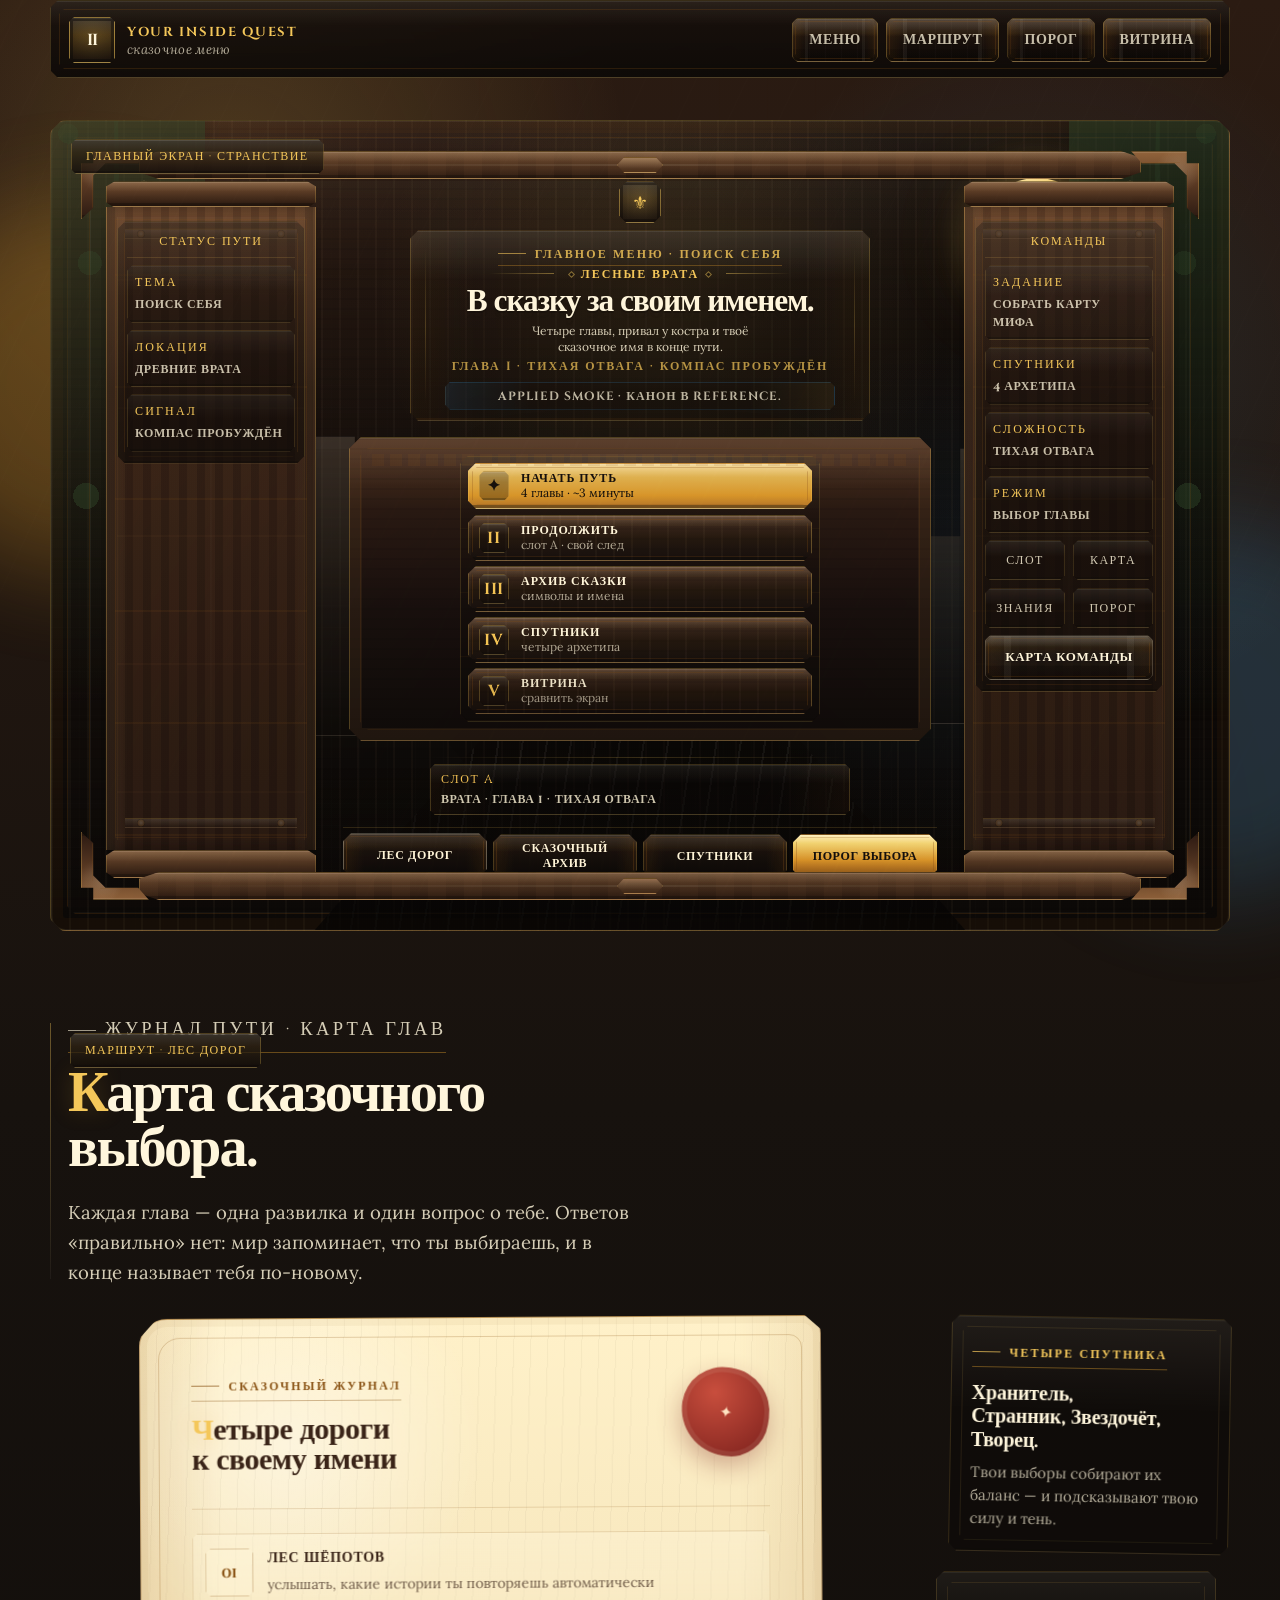
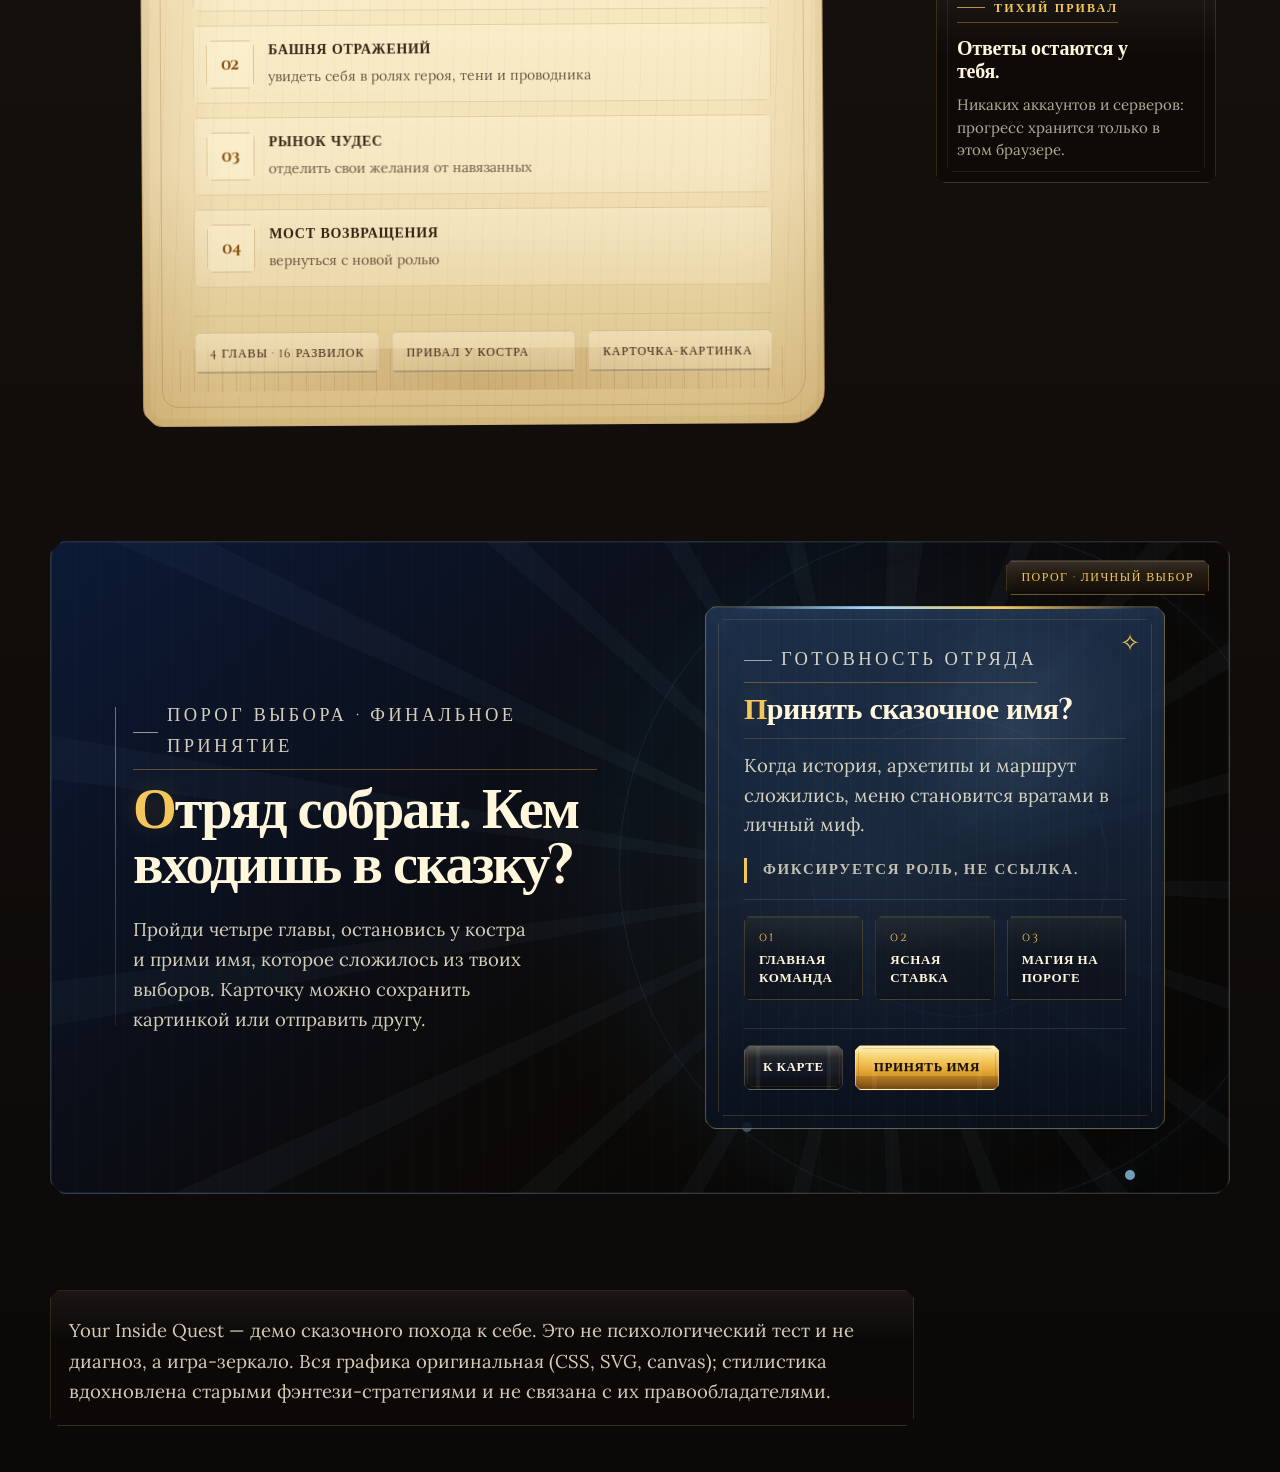
<file: index.html>
<!DOCTYPE html>
<html lang="ru">
  <head>
    <meta charset="UTF-8" />
    <meta name="viewport" content="width=device-width, initial-scale=1.0" />
    <title>Your Inside Quest · Сказочные странствия</title>
    <meta
      name="description"
      content="Сказочный поход к себе: четыре главы, привал у костра и карточка с твоим сказочным именем. Меню в духе старых фэнтези-стратегий."
    />
    <meta name="theme-color" content="#17100c" />
    <meta name="color-scheme" content="dark" />
    <link rel="canonical" href="https://sdv-g-deploy.github.io/YourInsideQuest/" />
    <link rel="icon" href="./assets/favicon.svg" type="image/svg+xml" />
    <meta property="og:type" content="website" />
    <meta property="og:locale" content="ru_RU" />
    <meta property="og:site_name" content="Your Inside Quest" />
    <meta property="og:title" content="Your Inside Quest · Сказочные странствия" />
    <meta property="og:description" content="Четыре главы, привал у костра и карточка с твоим сказочным именем. Около трёх минут." />
    <meta property="og:url" content="https://sdv-g-deploy.github.io/YourInsideQuest/" />
    <meta property="og:image" content="https://sdv-g-deploy.github.io/YourInsideQuest/assets/og-image.png" />
    <meta property="og:image:width" content="1200" />
    <meta property="og:image:height" content="630" />
    <meta property="og:image:alt" content="Латунная рамка с названием Your Inside Quest и четырьмя путями похода" />
    <meta name="twitter:card" content="summary_large_image" />
    <link rel="preconnect" href="https://fonts.googleapis.com" />
    <link rel="preconnect" href="https://fonts.gstatic.com" crossorigin />
    <link
      href="https://fonts.googleapis.com/css2?family=Cinzel:wght@500;600;700;800&family=Lora:ital,wght@0,400;0,500;0,600;1,500&display=swap"
      rel="stylesheet"
    />
    <link rel="stylesheet" href="./css/tokens.css" />
    <link rel="stylesheet" href="./css/components.css" />
    <link rel="stylesheet" href="./css/scenes.css" />
    <link rel="stylesheet" href="./css/fairy-journeys.css" />
    <link rel="stylesheet" href="./css/journey.css" />
  </head>
  <body>
    <a class="skip-link" href="#fairy-menu-title">К главному меню</a>
    <div class="ambient ambient-gold" aria-hidden="true"></div>
    <div class="ambient ambient-mana" aria-hidden="true"></div>

    <header class="site-header" aria-label="Сказочное меню">
      <a class="brand-mark" href="#menu-shell" aria-label="К главному меню">
        <span class="brand-sigil">II</span>
        <span>
          <strong>Your Inside Quest</strong>
          <em>сказочное меню</em>
        </span>
      </a>
      <nav class="scene-nav" aria-label="Переходы по экрану">
        <a href="#menu-shell">Меню</a>
        <a href="#trail-log">Маршрут</a>
        <a href="#final-threshold">Порог</a>
        <a href="./fairy-journeys.html">Витрина</a>
      </nav>
    </header>

    <main id="menu-shell" class="board-shell fairy-board">
      <section class="scene fairy-menu-scene" aria-labelledby="fairy-menu-title">
        <div class="menu-stage homm2-main-menu-stage">
          <div class="scene-plaque scene-plaque-left">Главный экран · Странствие</div>

          <div class="menu-backdrop" aria-hidden="true">
            <span class="backdrop-moon"></span>
            <span class="backdrop-vines vine-left"></span>
            <span class="backdrop-vines vine-right"></span>
            <span class="backdrop-ruins ruins-left"></span>
            <span class="backdrop-ruins ruins-right"></span>
            <span class="backdrop-path"></span>
          </div>

          <div class="menu-frame-shell">
            <div class="frame-beam frame-beam-top" aria-hidden="true"></div>
            <div class="frame-beam frame-beam-bottom" aria-hidden="true"></div>

            <div class="frame-corner corner-tl" aria-hidden="true"></div>
            <div class="frame-corner corner-tr" aria-hidden="true"></div>
            <div class="frame-corner corner-bl" aria-hidden="true"></div>
            <div class="frame-corner corner-br" aria-hidden="true"></div>

            <aside class="side-column side-column-left">
              <div class="column-cap" aria-hidden="true"></div>
              <div class="column-core">
                <div class="column-ribs" aria-hidden="true"></div>
                <div class="column-trim column-trim-top" aria-hidden="true"></div>
                <div class="column-trim column-trim-bottom" aria-hidden="true"></div>

                <div class="status-rail" aria-label="Статус похода">
                  <div class="status-rail-head">Статус пути</div>
                  <div class="status-box">
                    <span class="status-label">Тема</span>
                    <strong>поиск себя</strong>
                  </div>
                  <div class="status-box">
                    <span class="status-label">Локация</span>
                    <strong>древние врата</strong>
                  </div>
                  <div class="status-box">
                    <span class="status-label">Сигнал</span>
                    <strong>компас пробуждён</strong>
                  </div>
                </div>
              </div>
              <div class="column-foot" aria-hidden="true"></div>
            </aside>

            <section class="menu-center-mount" aria-labelledby="fairy-menu-title">
              <div class="center-top-cartouche">
                <div class="menu-crest">
                  <span>⚜</span>
                </div>
                <div class="menu-title-cartouche">
                  <p class="eyebrow">главное меню · поиск себя</p>
                  <div class="plaque-ribbon" aria-hidden="true">
                    <span></span>
                    <strong>Лесные врата</strong>
                    <span></span>
                  </div>
                  <h1 id="fairy-menu-title" tabindex="-1">В сказку за своим именем.</h1>
                  <p class="lead">
                    Четыре главы, привал у костра и твоё сказочное имя в конце пути.
                  </p>
                  <p class="plaque-inscription">глава I · тихая отвага · компас пробуждён</p>
                  <p class="applied-boundary-strip">
                    Applied smoke · канон в reference.
                  </p>
                </div>
              </div>

              <div class="menu-plate-shell">
                <div class="menu-plate-shadow" aria-hidden="true"></div>
                <div class="menu-plate-body">
                  <div class="game-menu-stack" role="navigation" aria-label="Главные игровые команды">
                    <a class="game-menu-button primary" href="#journey" data-journey="start">
                      <span class="game-menu-glyph" aria-hidden="true">✦</span>
                      <span>
                        <strong>Начать путь</strong>
                        <small>4 главы · ~3 минуты</small>
                      </span>
                    </a>
                    <a class="game-menu-button" href="#journey" data-journey="resume">
                      <span class="game-menu-glyph" aria-hidden="true">II</span>
                      <span>
                        <strong>Продолжить</strong>
                        <small>слот A · свой след</small>
                      </span>
                    </a>
                    <a class="game-menu-button" href="#story-dossier">
                      <span class="game-menu-glyph" aria-hidden="true">III</span>
                      <span>
                        <strong>Архив сказки</strong>
                        <small>символы и имена</small>
                      </span>
                    </a>
                    <a class="game-menu-button" href="#command-rail">
                      <span class="game-menu-glyph" aria-hidden="true">IV</span>
                      <span>
                        <strong>Спутники</strong>
                        <small>четыре архетипа</small>
                      </span>
                    </a>
                    <a class="game-menu-button utility" href="./fairy-journeys.html">
                      <span class="game-menu-glyph" aria-hidden="true">V</span>
                      <span>
                        <strong>Витрина</strong>
                        <small>сравнить экран</small>
                      </span>
                    </a>
                  </div>
                </div>
              </div>

              <div class="supporting-lore-strip">
                <div class="save-slot-strip" aria-label="Текущий слот">
                  <span>Слот A</span>
                  <strong>врата · глава 1 · тихая отвага</strong>
                </div>

                <div class="menu-plaques" role="navigation" aria-label="Основные разделы путешествия">
                  <a class="menu-plaque active" href="#trail-log">
                    <span class="plaque-index" aria-hidden="true">I</span>
                    <strong>Лес дорог</strong>
                    <small>первый след</small>
                  </a>
                  <a class="menu-plaque" href="#story-dossier">
                    <span class="plaque-index" aria-hidden="true">II</span>
                    <strong>Сказочный архив</strong>
                    <small>символы и имена</small>
                  </a>
                  <a class="menu-plaque" href="#command-rail">
                    <span class="plaque-index" aria-hidden="true">III</span>
                    <strong>Спутники</strong>
                    <small>4 архетипа</small>
                  </a>
                  <a class="menu-plaque ceremonial" href="#final-threshold">
                    <span class="plaque-index" aria-hidden="true">IV</span>
                    <strong>Порог выбора</strong>
                    <small>переход</small>
                  </a>
                </div>
              </div>
            </section>

            <aside class="side-column side-column-right" id="command-rail">
              <div class="column-cap" aria-hidden="true"></div>
              <div class="column-core">
                <div class="column-ribs" aria-hidden="true"></div>
                <div class="column-trim column-trim-top" aria-hidden="true"></div>
                <div class="column-trim column-trim-bottom" aria-hidden="true"></div>

                <div class="command-rail-shell" aria-label="Командная рейка">
                  <div class="command-rail-head">Команды</div>
                  <div class="command-entry">
                    <span>Задание</span>
                    <strong>собрать карту мифа</strong>
                  </div>
                  <div class="command-entry">
                    <span>Спутники</span>
                    <strong>4 архетипа</strong>
                  </div>
                  <div class="command-entry">
                    <span>Сложность</span>
                    <strong>тихая отвага</strong>
                  </div>
                  <div class="command-entry">
                    <span>Режим</span>
                    <strong>выбор главы</strong>
                  </div>
                  <div class="mini-command-grid" aria-label="Быстрые команды">
                    <button type="button" class="mini-command" data-journey="resume">слот</button>
                    <button type="button" class="mini-command" data-scroll="#trail-log">карта</button>
                    <button type="button" class="mini-command" data-scroll="#story-dossier">знания</button>
                    <button type="button" class="mini-command" data-scroll="#final-threshold">порог</button>
                  </div>
                  <button type="button" class="btn btn-quiet rail-button" data-scroll="#trail-log">Карта команды</button>
                </div>
              </div>
              <div class="column-foot" aria-hidden="true"></div>
            </aside>
          </div>
        </div>
      </section>

      <section id="trail-log" class="scene trail-log-scene" aria-labelledby="trail-log-title">
        <div class="scene-title-block">
          <div class="scene-plaque">Маршрут · Лес дорог</div>
          <p class="eyebrow">журнал пути · карта глав</p>
          <h2 id="trail-log-title">Карта сказочного выбора.</h2>
          <p>
            Каждая глава — одна развилка и один вопрос о тебе. Ответов «правильно» нет:
            мир запоминает, что ты выбираешь, и в конце называет тебя по-новому.
          </p>
        </div>

        <div class="trail-layout">
          <article class="trail-map parchment-object" id="story-dossier">
            <header class="dossier-head">
              <div>
                <p class="archive-label">Сказочный журнал</p>
                <h3>Четыре дороги к своему имени</h3>
              </div>
              <span class="wax-seal" aria-hidden="true">✦</span>
            </header>

            <div class="trail-steps" aria-label="Этапы путешествия">
              <div class="trail-step">
                <span>01</span>
                <div>
                  <strong>Лес шёпотов</strong>
                  <small>услышать, какие истории ты повторяешь автоматически</small>
                </div>
              </div>
              <div class="trail-step">
                <span>02</span>
                <div>
                  <strong>Башня отражений</strong>
                  <small>увидеть себя в ролях героя, тени и проводника</small>
                </div>
              </div>
              <div class="trail-step">
                <span>03</span>
                <div>
                  <strong>Рынок чудес</strong>
                  <small>отделить свои желания от навязанных</small>
                </div>
              </div>
              <div class="trail-step">
                <span>04</span>
                <div>
                  <strong>Мост возвращения</strong>
                  <small>вернуться с новой ролью</small>
                </div>
              </div>
            </div>

            <div class="dossier-ledger-strip" aria-label="Что ждёт в походе">
              <span>4 главы · 16 развилок</span>
              <span>привал у костра</span>
              <span>карточка-картинка</span>
            </div>
          </article>

          <aside class="story-panel">
            <div class="note-card high-note">
              <p class="archive-label">Четыре спутника</p>
              <strong>Хранитель, Странник, Звездочёт, Творец.</strong>
              <span>Твои выборы собирают их баланс — и подсказывают твою силу и тень.</span>
            </div>
            <div class="note-card low-note">
              <p class="archive-label">Тихий привал</p>
              <strong>Ответы остаются у тебя.</strong>
              <span>Никаких аккаунтов и серверов: прогресс хранится только в этом браузере.</span>
            </div>
          </aside>
        </div>
      </section>

      <section id="final-threshold" class="scene threshold-scene" aria-labelledby="threshold-title">
        <div class="ceremony-shell threshold-shell">
          <div class="scene-plaque scene-plaque-right">Порог · Личный выбор</div>
          <div class="arcane-orbit" aria-hidden="true">
            <span data-node="gold"></span><span></span><span data-node="mana-dim"></span><span></span>
          </div>

          <div class="ceremony-copy threshold-copy">
            <p class="eyebrow">порог выбора · финальное принятие</p>
            <h2 id="threshold-title">Отряд собран. Кем входишь в сказку?</h2>
            <p>
              Пройди четыре главы, остановись у костра и прими имя, которое сложилось
              из твоих выборов. Карточку можно сохранить картинкой или отправить другу.
            </p>
          </div>

          <div class="ritual-panel threshold-panel" role="group" aria-label="Итоговый выбор">
            <span class="panel-crown" aria-hidden="true">✧</span>
            <p class="archive-label">Готовность отряда</p>
            <h3>Принять сказочное имя?</h3>
            <p>
              Когда история, архетипы и маршрут сложились, меню становится вратами
              в личный миф.
            </p>
            <p class="consequence-line">Фиксируется роль, не ссылка.</p>

            <div class="ritual-protocol" aria-label="Правила перехода">
              <div>
                <span>01</span>
                <strong>главная команда</strong>
              </div>
              <div>
                <span>02</span>
                <strong>ясная ставка</strong>
              </div>
              <div>
                <span>03</span>
                <strong>магия на пороге</strong>
              </div>
            </div>

            <div class="ceremony-actions">
              <button type="button" class="btn btn-quiet" data-scroll="#trail-log">К карте</button>
              <button type="button" class="btn btn-ceremonial" data-journey="start">Принять имя</button>
            </div>
          </div>
        </div>
      </section>
    </main>

    <footer class="board-footer">
      <p>
        Your Inside Quest — демо сказочного похода к себе. Это не психологический тест
        и не диагноз, а игра-зеркало. Вся графика оригинальная (CSS, SVG, canvas);
        стилистика вдохновлена старыми фэнтези-стратегиями и не связана с их правообладателями.
      </p>
    </footer>

    <script src="./script.js" defer></script>
    <script src="./js/journey.js" defer></script>
  </body>
</html>
</file>
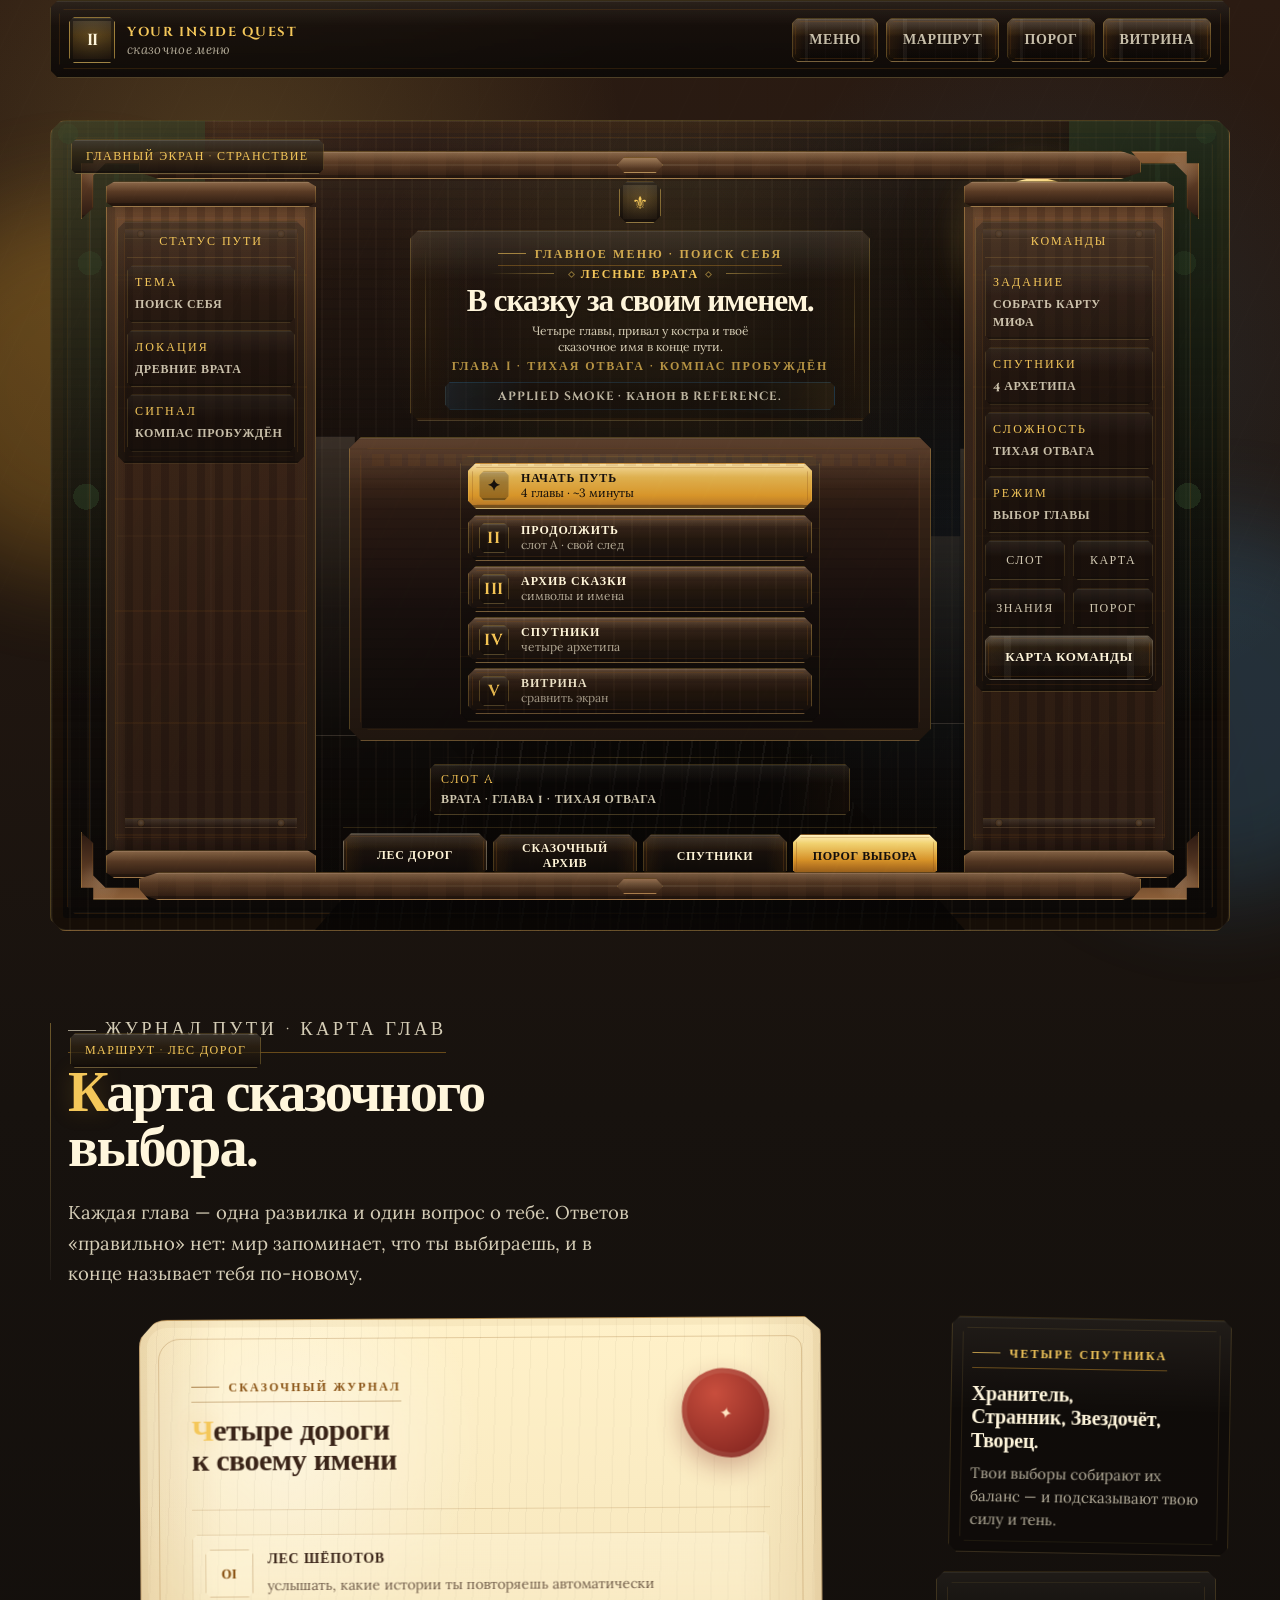
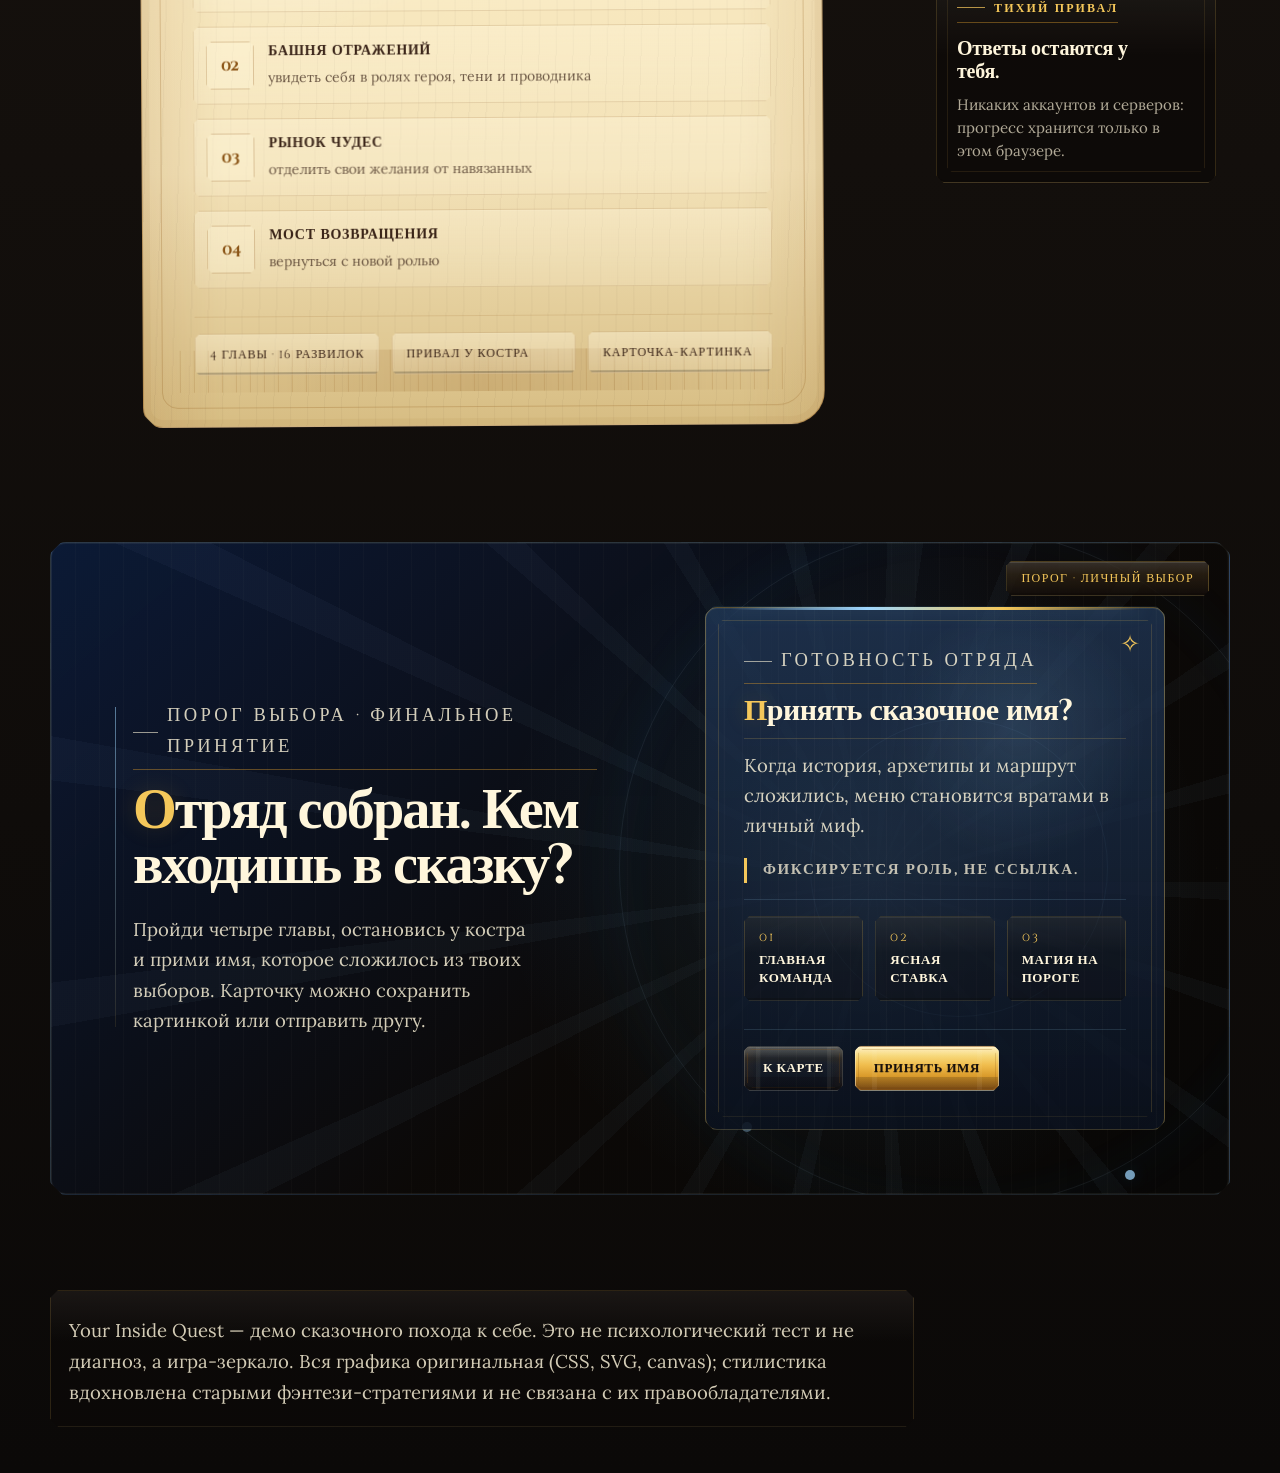
<file: fairy-journeys.html>
<!DOCTYPE html>
<html lang="ru">
  <head>
    <meta charset="UTF-8" />
    <meta name="viewport" content="width=device-width, initial-scale=1.0" />
    <title>Your Inside Quest · Сказочные странствия</title>
    <meta
      name="description"
      content="Сказочный поход к себе: четыре главы, привал у костра и карточка с твоим сказочным именем. Меню в духе старых фэнтези-стратегий."
    />
    <meta name="theme-color" content="#17100c" />
    <meta name="color-scheme" content="dark" />
    <link rel="canonical" href="https://sdv-g-deploy.github.io/YourInsideQuest/fairy-journeys.html" />
    <link rel="icon" href="./assets/favicon.svg" type="image/svg+xml" />
    <meta property="og:type" content="website" />
    <meta property="og:locale" content="ru_RU" />
    <meta property="og:site_name" content="Your Inside Quest" />
    <meta property="og:title" content="Your Inside Quest · Сказочные странствия" />
    <meta property="og:description" content="Четыре главы, привал у костра и карточка с твоим сказочным именем. Около трёх минут." />
    <meta property="og:url" content="https://sdv-g-deploy.github.io/YourInsideQuest/fairy-journeys.html" />
    <meta property="og:image" content="https://sdv-g-deploy.github.io/YourInsideQuest/assets/og-image.png" />
    <meta property="og:image:width" content="1200" />
    <meta property="og:image:height" content="630" />
    <meta property="og:image:alt" content="Латунная рамка с названием Your Inside Quest и четырьмя путями похода" />
    <meta name="twitter:card" content="summary_large_image" />
    <link rel="preconnect" href="https://fonts.googleapis.com" />
    <link rel="preconnect" href="https://fonts.gstatic.com" crossorigin />
    <link
      href="https://fonts.googleapis.com/css2?family=Cinzel:wght@500;600;700;800&family=Lora:ital,wght@0,400;0,500;0,600;1,500&display=swap"
      rel="stylesheet"
    />
    <link rel="stylesheet" href="./css/tokens.css" />
    <link rel="stylesheet" href="./css/components.css" />
    <link rel="stylesheet" href="./css/scenes.css" />
    <link rel="stylesheet" href="./css/fairy-journeys.css" />
    <link rel="stylesheet" href="./css/journey.css" />
  </head>
  <body>
    <a class="skip-link" href="#fairy-menu-title">К главному меню</a>
    <div class="ambient ambient-gold" aria-hidden="true"></div>
    <div class="ambient ambient-mana" aria-hidden="true"></div>

    <header class="site-header" aria-label="Сказочное меню">
      <a class="brand-mark" href="#menu-shell" aria-label="К главному меню">
        <span class="brand-sigil">II</span>
        <span>
          <strong>Your Inside Quest</strong>
          <em>сказочное меню</em>
        </span>
      </a>
      <nav class="scene-nav" aria-label="Переходы по экрану">
        <a href="#menu-shell">Меню</a>
        <a href="#trail-log">Маршрут</a>
        <a href="#final-threshold">Порог</a>
        <a href="./fairy-journeys.html">Витрина</a>
      </nav>
    </header>

    <main id="menu-shell" class="board-shell fairy-board">
      <section class="scene fairy-menu-scene" aria-labelledby="fairy-menu-title">
        <div class="menu-stage menu-screen-shell homm2-main-menu-stage">
          <div class="scene-plaque scene-plaque-left">Главный экран · Странствие</div>

          <div class="menu-backdrop menu-art-layer" aria-hidden="true">
            <span class="backdrop-moon"></span>
            <span class="backdrop-vines vine-left"></span>
            <span class="backdrop-vines vine-right"></span>
            <span class="backdrop-ruins ruins-left"></span>
            <span class="backdrop-ruins ruins-right"></span>
            <span class="backdrop-path"></span>
          </div>

          <div class="menu-frame-shell">
            <div class="frame-beam frame-beam-top" aria-hidden="true"></div>
            <div class="frame-beam frame-beam-bottom" aria-hidden="true"></div>

            <div class="frame-corner corner-tl" aria-hidden="true"></div>
            <div class="frame-corner corner-tr" aria-hidden="true"></div>
            <div class="frame-corner corner-bl" aria-hidden="true"></div>
            <div class="frame-corner corner-br" aria-hidden="true"></div>

            <aside class="side-column side-column-left">
              <div class="column-cap" aria-hidden="true"></div>
              <div class="column-core">
                <div class="column-ribs" aria-hidden="true"></div>
                <div class="column-trim column-trim-top" aria-hidden="true"></div>
                <div class="column-trim column-trim-bottom" aria-hidden="true"></div>

                <div class="status-rail menu-side-rail" aria-label="Статус похода">
                  <div class="status-rail-head">Статус пути</div>
                  <div class="status-box">
                    <span class="status-label">Тема</span>
                    <strong>поиск себя</strong>
                  </div>
                  <div class="status-box">
                    <span class="status-label">Локация</span>
                    <strong>древние врата</strong>
                  </div>
                  <div class="status-box">
                    <span class="status-label">Сигнал</span>
                    <strong>компас пробуждён</strong>
                  </div>
                </div>
              </div>
              <div class="column-foot" aria-hidden="true"></div>
            </aside>

            <section class="menu-center-mount" aria-labelledby="fairy-menu-title">
              <div class="center-top-cartouche">
                <div class="menu-crest">
                  <span>⚜</span>
                </div>
                <div class="menu-title-cartouche">
                  <p class="eyebrow">главное меню · поиск себя</p>
                  <div class="plaque-ribbon" aria-hidden="true">
                    <span></span>
                    <strong>Лесные врата</strong>
                    <span></span>
                  </div>
                  <h1 id="fairy-menu-title" tabindex="-1">В сказку за своим именем.</h1>
                  <p class="lead">
                    Четыре главы, привал у костра и твоё сказочное имя в конце пути.
                  </p>
                  <p class="plaque-inscription">глава I · тихая отвага · компас пробуждён</p>
                  <p class="applied-boundary-strip">
                    Applied smoke · канон в reference.
                  </p>
                </div>
              </div>

              <div class="menu-plate-shell">
                <div class="menu-plate-shadow" aria-hidden="true"></div>
                <div class="menu-plate-body">
                  <div class="game-menu-stack command-slab" role="navigation" aria-label="Главные игровые команды">
                    <a class="game-menu-button primary" href="#journey" data-journey="start">
                      <span class="game-menu-glyph" aria-hidden="true">✦</span>
                      <span>
                        <strong>Начать путь</strong>
                        <small>4 главы · ~3 минуты</small>
                      </span>
                    </a>
                    <a class="game-menu-button" href="#journey" data-journey="resume">
                      <span class="game-menu-glyph" aria-hidden="true">II</span>
                      <span>
                        <strong>Продолжить</strong>
                        <small>слот A · свой след</small>
                      </span>
                    </a>
                    <a class="game-menu-button" href="#story-dossier">
                      <span class="game-menu-glyph" aria-hidden="true">III</span>
                      <span>
                        <strong>Архив сказки</strong>
                        <small>символы и имена</small>
                      </span>
                    </a>
                    <a class="game-menu-button" href="#command-rail">
                      <span class="game-menu-glyph" aria-hidden="true">IV</span>
                      <span>
                        <strong>Спутники</strong>
                        <small>четыре архетипа</small>
                      </span>
                    </a>
                    <a class="game-menu-button utility" href="./fairy-journeys.html">
                      <span class="game-menu-glyph" aria-hidden="true">V</span>
                      <span>
                        <strong>Витрина</strong>
                        <small>сравнить экран</small>
                      </span>
                    </a>
                  </div>
                </div>
              </div>

              <div class="supporting-lore-strip">
                <div class="save-slot-strip menu-save-slot" aria-label="Текущий слот">
                  <span>Слот A</span>
                  <strong>врата · глава 1 · тихая отвага</strong>
                </div>

                <div class="menu-plaques menu-route-index" role="navigation" aria-label="Основные разделы путешествия">
                  <a class="menu-plaque active" href="#trail-log">
                    <span class="plaque-index" aria-hidden="true">I</span>
                    <strong>Лес дорог</strong>
                    <small>первый след</small>
                  </a>
                  <a class="menu-plaque" href="#story-dossier">
                    <span class="plaque-index" aria-hidden="true">II</span>
                    <strong>Сказочный архив</strong>
                    <small>символы и имена</small>
                  </a>
                  <a class="menu-plaque" href="#command-rail">
                    <span class="plaque-index" aria-hidden="true">III</span>
                    <strong>Спутники</strong>
                    <small>4 архетипа</small>
                  </a>
                  <a class="menu-plaque ceremonial" href="#final-threshold">
                    <span class="plaque-index" aria-hidden="true">IV</span>
                    <strong>Порог выбора</strong>
                    <small>переход</small>
                  </a>
                </div>
              </div>
            </section>

            <aside class="side-column side-column-right" id="command-rail">
              <div class="column-cap" aria-hidden="true"></div>
              <div class="column-core">
                <div class="column-ribs" aria-hidden="true"></div>
                <div class="column-trim column-trim-top" aria-hidden="true"></div>
                <div class="column-trim column-trim-bottom" aria-hidden="true"></div>

                <div class="command-rail-shell menu-side-rail" aria-label="Командная рейка">
                  <div class="command-rail-head">Команды</div>
                  <div class="command-entry">
                    <span>Задание</span>
                    <strong>собрать карту мифа</strong>
                  </div>
                  <div class="command-entry">
                    <span>Спутники</span>
                    <strong>4 архетипа</strong>
                  </div>
                  <div class="command-entry">
                    <span>Сложность</span>
                    <strong>тихая отвага</strong>
                  </div>
                  <div class="command-entry">
                    <span>Режим</span>
                    <strong>выбор главы</strong>
                  </div>
                  <div class="mini-command-grid" aria-label="Быстрые команды">
                    <button type="button" class="mini-command" data-journey="resume">слот</button>
                    <button type="button" class="mini-command" data-scroll="#trail-log">карта</button>
                    <button type="button" class="mini-command" data-scroll="#story-dossier">знания</button>
                    <button type="button" class="mini-command" data-scroll="#final-threshold">порог</button>
                  </div>
                  <button type="button" class="btn btn-quiet rail-button" data-scroll="#trail-log">Карта команды</button>
                </div>
              </div>
              <div class="column-foot" aria-hidden="true"></div>
            </aside>
          </div>
        </div>
      </section>

      <section id="trail-log" class="scene trail-log-scene" aria-labelledby="trail-log-title">
        <div class="scene-title-block">
          <div class="scene-plaque">Маршрут · Лес дорог</div>
          <p class="eyebrow">журнал пути · карта глав</p>
          <h2 id="trail-log-title">Карта сказочного выбора.</h2>
          <p>
            Каждая глава — одна развилка и один вопрос о тебе. Ответов «правильно» нет:
            мир запоминает, что ты выбираешь, и в конце называет тебя по-новому.
          </p>
        </div>

        <div class="trail-layout">
          <article class="trail-map parchment-object" id="story-dossier">
            <header class="dossier-head">
              <div>
                <p class="archive-label">Сказочный журнал</p>
                <h3>Четыре дороги к своему имени</h3>
              </div>
              <span class="wax-seal" aria-hidden="true">✦</span>
            </header>

            <div class="trail-steps" aria-label="Этапы путешествия">
              <div class="trail-step">
                <span>01</span>
                <div>
                  <strong>Лес шёпотов</strong>
                  <small>услышать, какие истории ты повторяешь автоматически</small>
                </div>
              </div>
              <div class="trail-step">
                <span>02</span>
                <div>
                  <strong>Башня отражений</strong>
                  <small>увидеть себя в ролях героя, тени и проводника</small>
                </div>
              </div>
              <div class="trail-step">
                <span>03</span>
                <div>
                  <strong>Рынок чудес</strong>
                  <small>отделить свои желания от навязанных</small>
                </div>
              </div>
              <div class="trail-step">
                <span>04</span>
                <div>
                  <strong>Мост возвращения</strong>
                  <small>вернуться с новой ролью</small>
                </div>
              </div>
            </div>

            <div class="dossier-ledger-strip" aria-label="Что ждёт в походе">
              <span>4 главы · 16 развилок</span>
              <span>привал у костра</span>
              <span>карточка-картинка</span>
            </div>
          </article>

          <aside class="story-panel">
            <div class="note-card high-note">
              <p class="archive-label">Четыре спутника</p>
              <strong>Хранитель, Странник, Звездочёт, Творец.</strong>
              <span>Твои выборы собирают их баланс — и подсказывают твою силу и тень.</span>
            </div>
            <div class="note-card low-note">
              <p class="archive-label">Тихий привал</p>
              <strong>Ответы остаются у тебя.</strong>
              <span>Никаких аккаунтов и серверов: прогресс хранится только в этом браузере.</span>
            </div>
          </aside>
        </div>
      </section>

      <section id="final-threshold" class="scene threshold-scene" aria-labelledby="threshold-title">
        <div class="ceremony-shell threshold-shell">
          <div class="scene-plaque scene-plaque-right">Порог · Личный выбор</div>
          <div class="arcane-orbit" aria-hidden="true">
            <span data-node="gold"></span><span></span><span data-node="mana-dim"></span><span></span>
          </div>

          <div class="ceremony-copy threshold-copy">
            <p class="eyebrow">порог выбора · финальное принятие</p>
            <h2 id="threshold-title">Отряд собран. Кем входишь в сказку?</h2>
            <p>
              Пройди четыре главы, остановись у костра и прими имя, которое сложилось
              из твоих выборов. Карточку можно сохранить картинкой или отправить другу.
            </p>
          </div>

          <div class="ritual-panel threshold-panel" role="group" aria-label="Итоговый выбор">
            <span class="panel-crown" aria-hidden="true">✧</span>
            <p class="archive-label">Готовность отряда</p>
            <h3>Принять сказочное имя?</h3>
            <p>
              Когда история, архетипы и маршрут сложились, меню становится вратами
              в личный миф.
            </p>
            <p class="consequence-line">Фиксируется роль, не ссылка.</p>

            <div class="ritual-protocol" aria-label="Правила перехода">
              <div>
                <span>01</span>
                <strong>главная команда</strong>
              </div>
              <div>
                <span>02</span>
                <strong>ясная ставка</strong>
              </div>
              <div>
                <span>03</span>
                <strong>магия на пороге</strong>
              </div>
            </div>

            <div class="ceremony-actions">
              <button type="button" class="btn btn-quiet" data-scroll="#trail-log">К карте</button>
              <button type="button" class="btn btn-ceremonial" data-journey="start">Принять имя</button>
            </div>
          </div>
        </div>
      </section>
    </main>

    <footer class="board-footer">
      <p>
        Your Inside Quest — демо сказочного похода к себе. Это не психологический тест
        и не диагноз, а игра-зеркало. Вся графика оригинальная (CSS, SVG, canvas);
        стилистика вдохновлена старыми фэнтези-стратегиями и не связана с их правообладателями.
      </p>
    </footer>

    <script src="./script.js" defer></script>
    <script src="./js/journey.js" defer></script>
  </body>
</html>
</file>
<file: css/tokens.css>
/* ============================================================================
   HOMM2 Design System — Token Contract
   ----------------------------------------------------------------------------
   Three layers:
     1. PRIMITIVES — raw colors in channel-space (R G B). Never used directly
        in components. Use inside rgb(...) / rgb(... / alpha).
     2. SCALES     — space, type, motion, radius. Numeric design decisions.
     3. SEMANTIC   — what components actually reference. Themes/factions
                     override THIS layer, never the primitives.

   Usage:
     color:      rgb(var(--gold-300));
     background: rgb(var(--gold-300) / 0.24);
     border:     1px solid rgb(var(--gold-700) / 0.42);
   ============================================================================ */

:root {
  /* ==========================================================================
     LAYER 1 — PRIMITIVES (R G B channels)
     ========================================================================== */

  /* Ink — darkness, shadow, deep night */
  --ink-700: 58 36 24;    /* #3a2418 */
  --ink-800: 45 29 20;    /* #2d1d14   (was ink-760) */
  --ink-900: 23 16 12;    /* #17100c */
  --ink-950: 12 9 7;      /* #0c0907 */

  /* Parchment — warm paper light */
  --parchment-50:  255 246 220;   /* #fff6dc */
  --parchment-100: 243 226 184;   /* #f3e2b8 */
  --parchment-200: 227 201 141;   /* #e3c98d   (was parchment-180) */
  --parchment-300: 189 150 88;    /* #bd9658   (was parchment-240) */

  /* Gold — value, reward, ceremonial */
  --gold-300: 244 199 90;         /* #f4c75a */
  --gold-500: 217 154 43;         /* #d99a2b */
  --gold-700: 139 85 23;          /* #8b5517 */

  /* Mana — consequence, magic, focus */
  --mana-200: 158 215 255;        /* #9ed7ff */
  --mana-400: 62 157 222;         /* #3e9dde */
  --mana-900: 11 27 58;           /* #0b1b3a */

  /* Stone — structure, weight */
  --stone-200: 201 196 182;       /* #c9c4b6 */
  --stone-500: 143 137 126;       /* #8f897e */
  --stone-700: 89 84 76;          /* #59544c */

  /* Accents — reserved, used sparingly */
  --crimson-800:   122 31 27;     /* #7a1f1b   wax seal, warning  */
  --moss-700:      49 76 44;      /* #314c2c   life, success      */
  --field-200:     201 184 107;   /* #c9b86b   tapestry           */
  --verdigris-700: 29 90 88;      /* #1d5a58   aged bronze        */

  /* ==========================================================================
     LAYER 2 — SCALES
     ========================================================================== */

  /* Space — 4px base, perceptual jumps */
  --space-1: 4px;
  --space-2: 8px;
  --space-3: 12px;
  --space-4: 16px;
  --space-5: 24px;
  --space-6: 32px;
  --space-7: 48px;
  --space-8: 64px;
  --space-9: 96px;

  /* Type — fluid by default */
  --text-eyebrow: 12px;
  --text-caption: 13px;
  --text-body:    clamp(17px, 1.45vw, 21px);
  --text-lead:    clamp(18px, 1.65vw, 23px);
  --text-h3:      clamp(24px, 2.35vw, 36px);
  --text-h2:      clamp(32px, 4.4vw, 60px);
  --text-display: clamp(44px, 6.4vw, 92px);

  /* Tracking */
  --tracking-display: -0.048em;
  --tracking-h2:      -0.035em;
  --tracking-h3:      -0.018em;
  --tracking-wide:     0.045em;
  --tracking-wider:    0.085em;
  --tracking-eyebrow:  0.18em;

  /* Leading */
  --leading-display: 0.88;
  --leading-h2:      0.98;
  --leading-h3:      1.02;
  --leading-body:    1.66;
  --leading-prose:   1.72;

  /* Faces */
  --font-display: "Cinzel", Georgia, serif;
  --font-body:    "Lora",   Georgia, serif;

  /* Motion */
  --duration-quick:      120ms;
  --duration-base:       200ms;
  --duration-ceremonial: 600ms;
  --ease-out:        cubic-bezier(0.16, 1, 0.3, 1);
  --ease-ceremonial: cubic-bezier(0.7, 0, 0.3, 1);

  /* Radius — tighter, more plaque-like than SaaS-soft */
  --radius-xs:   3px;
  --radius-sm:   6px;
  --radius-md:   8px;
  --radius-lg:   12px;
  --radius-xl:   16px;
  --radius-pill: 999px;

  /* Shape / bevel */
  --bevel-sm: 5px;
  --bevel-md: 8px;
  --bevel-lg: 12px;
  --shape-bevel-sm: polygon(0 var(--bevel-sm), var(--bevel-sm) 0, calc(100% - var(--bevel-sm)) 0, 100% var(--bevel-sm), 100% calc(100% - var(--bevel-sm)), calc(100% - var(--bevel-sm)) 100%, var(--bevel-sm) 100%, 0 calc(100% - var(--bevel-sm)));
  --shape-bevel-md: polygon(0 var(--bevel-md), var(--bevel-md) 0, calc(100% - var(--bevel-md)) 0, 100% var(--bevel-md), 100% calc(100% - var(--bevel-md)), calc(100% - var(--bevel-md)) 100%, var(--bevel-md) 100%, 0 calc(100% - var(--bevel-md)));
  --shape-bevel-lg: polygon(0 var(--bevel-lg), var(--bevel-lg) 0, calc(100% - var(--bevel-lg)) 0, 100% var(--bevel-lg), 100% calc(100% - var(--bevel-lg)), calc(100% - var(--bevel-lg)) 100%, var(--bevel-lg) 100%, 0 calc(100% - var(--bevel-lg)));

  /* Frame / pixel-stepped construction */
  --frame-outer: 2px;
  --frame-inner: 1px;
  --frame-inset: 10px;
  --pixel-step: 2px;
  --ornament-gap: 14px;

  /* Heraldic Menu — menu plaques, crest frames, command depth */
  --menu-plaque-height: var(--tap-target-min);
  --menu-plaque-padding-x: 16px;
  --menu-plaque-border: 1px;
  --menu-plaque-inset: 2px;
  --menu-plaque-shadow: 0 8px 0 rgb(var(--ink-950) / 0.14),
                        0 12px 20px rgb(var(--ink-950) / 0.16);

  --frame-rail-thickness: 2px;
  --frame-corner-cut: 10px;
  --frame-inner-inset-deep: 14px;
  --ornament-anchor-size: 18px;
  --sigil-medallion-size: 48px;

  --press-depth-rest: 0 3px 0 rgb(var(--ink-950) / 0.24);
  --press-depth-hover: 0 2px 0 rgb(var(--gold-700) / 0.30);
  --press-depth-active: 0 1px 0 rgb(var(--ink-950) / 0.18);
  --press-highlight-top: inset 0 1px 0 rgb(var(--parchment-50) / 0.18);
  --press-shadow-bottom: inset 0 -2px 0 rgb(var(--ink-950) / 0.30);

  /* Layout / authored measures */
  --page: min(1180px, calc(100vw - 32px));
  --measure-prose: 64ch;
  --measure-intro: 58ch;
  --measure-note: 30ch;
  --measure-ritual: 34ch;

  /* Responsive contract floors */
  --tap-target-min: 44px;
  --tap-target-compact: 40px;
  --label-legible-min: 12px;
  --fold-safe-gap: var(--space-5);
  --first-screen-menu: 100svh;
  --first-screen-dossier: 100svh;
  --first-screen-ritual: 100svh;
  --first-screen-route-board: 100svh;

  /* ==========================================================================
     LAYER 3 — SEMANTIC TOKENS
     This is the override surface for themes / factions.
     ========================================================================== */

  /* Surfaces */
  --surface-night:     rgb(var(--ink-950));
  --surface-parchment: rgb(var(--parchment-100));
  --surface-stone:     rgb(var(--stone-700));
  --surface-ritual:    rgb(var(--mana-900) / 0.72);

  /* Text on surfaces */
  --ink-on-night:      rgb(var(--parchment-50));
  --ink-on-night-soft: rgb(var(--parchment-50) / 0.82);
  --ink-on-night-mute: rgb(var(--parchment-50) / 0.68);
  --ink-on-night-dim:  rgb(var(--parchment-50) / 0.42);

  --ink-on-parchment:      rgb(var(--ink-700));
  --ink-on-parchment-soft: rgb(var(--ink-700) / 0.72);

  --ink-on-gold: rgb(var(--ink-900));

  /* Accents — semantic intent */
  --accent-value:            rgb(var(--gold-300));
  --accent-value-deep:       rgb(var(--gold-500));
  --accent-value-mute:       rgb(var(--gold-700));
  --accent-consequence:      rgb(var(--mana-400));
  --accent-consequence-soft: rgb(var(--mana-200));
  --accent-warning:          rgb(var(--crimson-800));
  --accent-success:          rgb(var(--moss-700));

  /* Borders */
  --border-thin:         rgb(var(--parchment-50) / 0.12);
  --border-thin-warm:    rgb(var(--gold-300) / 0.30);
  --border-ceremonial:   rgb(var(--gold-300) / 0.45);
  --border-on-parchment: rgb(var(--gold-700) / 0.42);

  /* Product-facing surface aliases — closer to the canonical docs */
  --surface-default:     var(--surface-parchment);
  --surface-subtle:      rgb(var(--parchment-50) / 0.72);
  --surface-elevated:    rgb(var(--stone-200));
  --surface-panel:       rgb(var(--stone-700));
  --surface-premium:     rgb(var(--gold-300));
  --surface-focus:       rgb(var(--mana-200) / 0.14);
  --surface-destructive: rgb(var(--crimson-800) / 0.18);

  /* Text aliases */
  --text-primary-on-light:   var(--ink-on-parchment);
  --text-secondary-on-light: var(--ink-on-parchment-soft);
  --text-primary-on-dark:    var(--ink-on-night);
  --text-secondary-on-dark:  var(--ink-on-night-soft);
  --text-muted-on-dark:      var(--ink-on-night-mute);

  /* Border roles */
  --border-soft:      var(--border-thin);
  --border-strong:    var(--border-thin-warm);
  --border-heavy:     rgb(var(--gold-700) / 0.42);
  --border-ornament:  var(--border-ceremonial);

  /* Status roles */
  --status-success: var(--accent-success);
  --status-warning: var(--accent-warning);
  --status-danger:  var(--accent-warning);
  --status-info:    var(--accent-consequence);

  /* Shape roles */
  --shape-interactive: var(--shape-bevel-sm);
  --shape-panel:       var(--shape-bevel-md);
  --shape-hero:        var(--shape-bevel-lg);

  /* Shadows */
  --shadow-resting:     0 10px 0 rgb(var(--ink-950) / 0.16),
                        0 18px 34px rgb(var(--ink-900) / 0.34);
  --shadow-elevated:    0 14px 0 rgb(var(--ink-950) / 0.18),
                        0 34px 72px rgb(0 0 0 / 0.44);
  --shadow-ceremonial:  0 0 44px rgb(var(--mana-400) / 0.16),
                        0 16px 0 rgb(var(--ink-950) / 0.22),
                        0 28px 70px rgb(0 0 0 / 0.46);
  --shadow-inset-edge:  inset 0 1px 0 rgb(var(--parchment-50) / 0.16),
                        inset 0 -1px 0 rgb(var(--ink-950) / 0.26);

  /* Glow discipline — quiet by default; consequence raises local intensity */
  --glow-mana-restraint: rgb(var(--mana-400) / 0.12);
  --glow-mana-focus:     rgb(var(--mana-400) / 0.22);
  --glow-gold-reward:    rgb(var(--gold-300) / 0.24);

  /* Focus ring */
  --ring-focus:      rgb(var(--mana-200));
  --ring-focus-halo: rgb(var(--mana-400) / 0.22);
}

/* ==========================================================================
   RESPONSIVE TOKEN OVERRIDES
   Fluid type/space scales pick up automatically via clamp();
   only override the structural tokens.
   ========================================================================== */

@media (max-width: 560px) {
  :root {
    --page:      min(1180px, calc(100vw - 20px));
    --radius-xl: 16px;
    --radius-lg: 12px;
  }
}

@media (max-width: 380px) {
  :root {
    --page: min(1180px, calc(100vw - 16px));
  }
}
</file>
<file: css/components.css>
/* Shared global and reusable component layer for the HOMM2 sandbox. */

/* ============================================================================
   HOMM2 Design System — Shared Components
   ----------------------------------------------------------------------------
   This file references tokens.css. Link order:

     <link rel="stylesheet" href="./css/tokens.css" />
     <link rel="stylesheet" href="./css/components.css" />

   Keep reusable rules here. Scene illustration/composition belongs in scenes.css,
   and reference-page-only specimen layout belongs in reference.css.
   ============================================================================ */

* { box-sizing: border-box; }
*::before,
*::after { box-sizing: border-box; }
html {
  scroll-behavior: smooth;
  background: #0b0908;
}

@media (prefers-reduced-motion: reduce) {
  html { scroll-behavior: auto; }
  *, *::before, *::after {
    animation-duration: 0.01ms !important;
    animation-iteration-count: 1 !important;
    scroll-behavior: auto !important;
    transition-duration: 0.01ms !important;
  }
}

body {
  margin: 0;
  min-height: 100vh;
  color: var(--ink-on-night);
  font-family: var(--font-body);
  font-size: 16px;
  font-variant-numeric: oldstyle-nums;
  background:
    radial-gradient(circle at 18% 6%, rgb(var(--gold-300) / 0.18), transparent 25rem),
    radial-gradient(circle at 82% 12%, rgb(var(--mana-400) / 0.12), transparent 22rem),
    linear-gradient(180deg, #2b1b12 0%, #17120e 36%, #0b0908 100%);
  overflow-x: hidden;
}

body::before {
  content: "";
  position: fixed;
  inset: 0;
  pointer-events: none;
  opacity: 0.38;
  background-image:
    linear-gradient(rgb(var(--parchment-50) / 0.02) 1px, transparent 1px),
    linear-gradient(90deg, rgb(var(--parchment-50) / 0.02) 1px, transparent 1px),
    repeating-linear-gradient(90deg, transparent 0 47px, rgb(var(--gold-300) / 0.03) 47px 48px);
  background-size: 24px 24px, 24px 24px, 48px 48px;
  mask-image: radial-gradient(circle at center, black, transparent 78%);
}

body::after {
  content: "";
  position: fixed;
  inset: 0;
  pointer-events: none;
  opacity: 0.18;
  background:
    repeating-linear-gradient(115deg, transparent 0 19px, rgb(var(--parchment-50) / 0.026) 20px 21px, transparent 22px 46px),
    radial-gradient(circle at 50% 100%, rgb(0 0 0 / 0.72), transparent 44rem);
  mix-blend-mode: overlay;
}

button { font: inherit; }
a { color: inherit; text-decoration: none; }
h1, h2, h3, p { margin-top: 0; }

img,
svg,
canvas { max-width: 100%; }

body,
.board-shell,
.scene,
.scene-frame,
.desk-composition,
.ceremony-shell,
.site-header,
.brand-mark,
.hero-copy,
.material-ledger,
.parchment-object,
.archive-rail,
.archive-rail-item,
.side-notes,
.note-card,
.ritual-panel,
.hero-meta-cell,
.dossier-ledger-strip span,
.ritual-protocol div,
.btn { min-width: 0; }

h1,
h2,
h3,
p,
strong,
small,
span,
a,
button {
  overflow-wrap: anywhere;
}

/* --------------------------------------------------------------------------
   Atmospheric ambient lights
   -------------------------------------------------------------------------- */

.ambient {
  position: fixed;
  width: 42vmin;
  aspect-ratio: 1;
  border-radius: var(--radius-pill);
  filter: blur(46px);
  opacity: 0.28;
  pointer-events: none;
}
.ambient-gold { left: -12vmin; top: 22vmin; background: var(--accent-value-deep); }
.ambient-mana { right: -14vmin; top: 58vmin; background: var(--accent-consequence); opacity: 0.2; }

/* --------------------------------------------------------------------------
   Site header & navigation
   -------------------------------------------------------------------------- */

.site-header {
  position: sticky;
  top: 0;
  z-index: 20;
  width: var(--page);
  margin: 0 auto 18px;
  padding: 16px 18px 14px;
  display: flex;
  align-items: center;
  justify-content: space-between;
  gap: 18px;
  border: 1px solid rgb(var(--gold-300) / 0.18);
  clip-path: var(--shape-panel);
  background:
    linear-gradient(180deg, rgb(var(--parchment-50) / 0.07), transparent 32%),
    linear-gradient(180deg, rgb(var(--ink-900) / 0.84), rgb(var(--ink-950) / 0.92));
  box-shadow:
    0 8px 0 rgb(var(--ink-950) / 0.18),
    0 18px 34px rgb(0 0 0 / 0.28),
    inset 0 1px 0 rgb(var(--parchment-50) / 0.08);
  backdrop-filter: blur(14px);
}
.site-header::before {
  content: "";
  position: absolute;
  inset: 8px;
  border: 1px solid rgb(var(--gold-700) / 0.24);
  clip-path: var(--shape-interactive);
  pointer-events: none;
}

.brand-mark { display: flex; align-items: center; gap: var(--space-3); }
.brand-mark strong,
.brand-mark em { display: block; }
.brand-mark strong {
  font-family: var(--font-display);
  font-size: var(--text-caption);
  letter-spacing: 0.13em;
  text-transform: uppercase;
  color: var(--accent-value);
}
.brand-mark em {
  font-size: var(--text-caption);
  color: var(--ink-on-night-mute);
  font-style: italic;
  letter-spacing: 0.025em;
}

.brand-sigil {
  position: relative;
  width: 46px;
  height: 46px;
  display: grid;
  place-items: center;
  border: 1px solid rgb(var(--gold-300) / 0.52);
  clip-path: var(--shape-interactive);
  background:
    linear-gradient(180deg, rgb(var(--parchment-50) / 0.16), rgb(var(--gold-500) / 0.18) 38%, rgb(var(--ink-900) / 0.7)),
    radial-gradient(circle, rgb(var(--gold-300) / 0.22), rgb(var(--ink-900) / 0.74));
  box-shadow:
    inset 0 0 0 3px rgb(var(--ink-950) / 0.48),
    inset 0 1px 0 rgb(var(--parchment-50) / 0.16),
    0 0 22px rgb(var(--gold-500) / 0.22);
  font-family: var(--font-display);
  font-weight: 700;
  letter-spacing: -0.08em;
}
.brand-sigil::before,
.brand-sigil::after {
  content: "";
  position: absolute;
}

.scene-nav {
  display: flex;
  flex-wrap: nowrap;
  justify-content: flex-end;
  gap: var(--space-2);
  min-width: 0;
}
.scene-nav a {
  position: relative;
  isolation: isolate;
  overflow: hidden;
  min-height: var(--menu-plaque-height);
  display: inline-flex;
  align-items: center;
  padding: 9px var(--menu-plaque-padding-x) 10px;
  white-space: nowrap;
  border: 1px solid rgb(var(--gold-300) / 0.28);
  border-radius: var(--radius-sm);
  clip-path: var(--shape-interactive);
  background:
    linear-gradient(180deg, rgb(var(--parchment-50) / 0.16), rgb(var(--gold-300) / 0.06) 34%, transparent 42%),
    linear-gradient(90deg, rgb(var(--gold-700) / 0.16), transparent 16%, transparent 84%, rgb(var(--gold-700) / 0.16)),
    repeating-linear-gradient(90deg, rgb(var(--parchment-50) / 0.02) 0 1px, transparent 1px 16px),
    linear-gradient(180deg, rgb(var(--ink-800) / 0.72), rgb(var(--ink-950) / 0.88));
  color: rgb(var(--parchment-50) / 0.76);
  font-family: var(--font-display);
  font-size: 14px;
  font-weight: 600;
  letter-spacing: var(--tracking-wide);
  text-transform: uppercase;
  text-shadow: 0 1px 0 rgb(var(--ink-950) / 0.34);
  box-shadow:
    inset 0 1px 0 rgb(var(--parchment-50) / 0.08),
    inset 0 -3px 0 rgb(var(--ink-950) / 0.34),
    var(--menu-plaque-shadow);
  transition:
    border-color var(--duration-quick) var(--ease-out),
    color        var(--duration-quick) var(--ease-out),
    background   var(--duration-quick) var(--ease-out),
    box-shadow   var(--duration-quick) var(--ease-out),
    transform    var(--duration-quick) var(--ease-out);
}
.scene-nav a::before,
.scene-nav a::after {
  content: "";
  position: absolute;
  pointer-events: none;
  clip-path: var(--shape-interactive);
}
.scene-nav a::before {
  inset: 2px;
  border: 1px solid rgb(var(--gold-700) / 0.3);
  opacity: 0.88;
}
.scene-nav a::after {
  inset: 0;
  background:
    linear-gradient(180deg, rgb(var(--parchment-50) / 0.1), transparent 30%),
    linear-gradient(90deg, transparent 0 14%, rgb(var(--parchment-50) / 0.08) 14% 18%, transparent 18% 82%, rgb(var(--parchment-50) / 0.08) 82% 86%, transparent 86% 100%),
    linear-gradient(180deg, transparent 0 72%, rgb(var(--ink-950) / 0.22) 72% 100%);
  opacity: 0.7;
  z-index: -1;
}
.scene-nav a:hover,
.scene-nav a[aria-current="true"] {
  border-color: var(--border-ceremonial);
  color: var(--ink-on-night);
  background:
    linear-gradient(180deg, rgb(var(--parchment-50) / 0.2), rgb(var(--gold-300) / 0.14) 35%, rgb(var(--ink-900) / 0.42)),
    linear-gradient(90deg, rgb(var(--gold-500) / 0.12), transparent 18%, transparent 82%, rgb(var(--gold-500) / 0.12));
  box-shadow:
    inset 0 1px 0 rgb(var(--parchment-50) / 0.18),
    inset 0 -2px 0 rgb(var(--gold-700) / 0.34),
    0 6px 0 rgb(var(--ink-950) / 0.14),
    0 0 24px rgb(var(--gold-300) / 0.14);
  transform: translateY(-1px);
}

/* --------------------------------------------------------------------------
   Global focus ring — every interactive element gets one
   -------------------------------------------------------------------------- */

:focus-visible {
  outline: 2px solid var(--ring-focus);
  outline-offset: 4px;
  box-shadow: 0 0 0 5px var(--ring-focus-halo);
}

/* --------------------------------------------------------------------------
   Board shell & scene rhythm
   -------------------------------------------------------------------------- */

.board-shell { width: var(--page); margin: 0 auto; }
.scene {
  min-height: calc(100vh - 74px);
  padding: 28px 0 64px;
  display: grid;
  align-items: center;
}

.scene-frame,
.ceremony-shell,
.desk-composition { position: relative; }

/* --------------------------------------------------------------------------
   Shared typography and utility primitives
   -------------------------------------------------------------------------- */

.eyebrow,
.archive-label,
.ledger-kicker {
  display: inline-flex;
  align-items: center;
  gap: 9px;
  width: fit-content;
  margin-bottom: 14px;
  padding-bottom: 6px;
  border-bottom: 1px solid rgb(var(--gold-500) / 0.42);
  font-family: var(--font-display);
  font-weight: 700;
  letter-spacing: var(--tracking-eyebrow);
  text-transform: uppercase;
  font-size: var(--text-eyebrow);
  color: var(--accent-value);
}
.eyebrow::before,
.archive-label::before,
.ledger-kicker::before {
  content: "";
  width: 28px;
  height: 1px;
  background: currentColor;
  opacity: 0.72;
}

h1 {
  max-width: 760px;
  margin-bottom: var(--space-5);
  font-family: var(--font-display);
  font-size: var(--text-display);
  font-weight: 800;
  line-height: var(--leading-display);
  letter-spacing: var(--tracking-display);
  text-shadow:
    0 3px 0 rgb(var(--ink-950) / 0.28),
    0 18px 44px rgb(0 0 0 / 0.45);
  text-wrap: balance;
}

.lead,
.scene-title-block p,
.ceremony-copy p,
.dossier-text,
.ritual-panel p,
.board-footer p {
  color: var(--ink-on-night-soft);
  font-size: var(--text-body);
  line-height: var(--leading-body);
  font-weight: 400;
}
.lead {
  max-width: 640px;
  font-size: var(--text-lead);
  color: rgb(var(--parchment-50) / 0.9);
  text-wrap: pretty;
}

.lead,
.dossier-text,
.scene-title-block > p:not(.eyebrow),
.ceremony-copy > p:not(.eyebrow),
.ritual-panel > p:not(.archive-label):not(.consequence-line),
.board-footer p {
  margin-bottom: 0;
}

h2 {
  font-family: var(--font-display);
  font-size: var(--text-h2);
  font-weight: 700;
  line-height: var(--leading-h2);
  letter-spacing: var(--tracking-h2);
  margin-bottom: 20px;
  text-wrap: balance;
}

h3 {
  font-family: var(--font-display);
  font-size: var(--text-h3);
  font-weight: 700;
  line-height: var(--leading-h3);
  margin-bottom: var(--space-4);
  letter-spacing: var(--tracking-h3);
  text-wrap: balance;
}

/* Illuminated capital — gold first letter on h2/h3 */
h2::first-letter,
h3::first-letter {
  color: var(--accent-value);
  text-shadow: 0 0 22px rgb(var(--gold-500) / 0.22);
}

.desk-composition {
  display: grid;
  grid-template-columns: minmax(160px, 196px) minmax(0, 1fr) minmax(184px, 208px);
  gap: clamp(24px, 3vw, 38px);
  align-items: stretch;
  padding: clamp(18px, 4vw, 42px);
  border-radius: var(--radius-lg);
  clip-path: var(--shape-panel);
  background:
    radial-gradient(ellipse at 52% 64%, rgb(0 0 0 / 0.46), transparent 24rem),
    radial-gradient(circle at 20% 20%, rgb(var(--gold-300) / 0.1), transparent 20rem),
    linear-gradient(115deg, rgb(89 54 28 / 0.6), rgb(var(--ink-800) / 0.78)),
    repeating-linear-gradient(8deg, rgb(var(--parchment-50) / 0.03) 0 2px, transparent 2px 8px);
  border: 1px solid rgb(var(--stone-200) / 0.18);
  box-shadow:
    var(--shadow-elevated),
    inset 0 0 0 1px rgb(var(--parchment-50) / 0.06),
    inset 0 0 0 10px rgb(var(--ink-950) / 0.14);
}
.desk-composition::before,
.desk-composition::after {
  content: "";
  position: absolute;
  pointer-events: none;
}
.desk-composition::before {
  left: 2%;
  top: 11%;
  width: 86px;
  height: 74%;
  border-radius: 18px;
  background:
    linear-gradient(90deg, rgb(var(--parchment-50) / 0.08), transparent),
    linear-gradient(180deg, #696159, #27231f);
  box-shadow:
    inset 0 0 0 1px rgb(var(--parchment-50) / 0.1),
    16px 18px 38px rgb(0 0 0 / 0.3);
  clip-path: polygon(0 4%, 100% 0, 88% 100%, 8% 96%);
}
.desk-composition::after {
  right: 4%;
  bottom: 8%;
  width: 180px;
  height: 22px;
  border-radius: var(--radius-pill);
  background: linear-gradient(90deg, rgb(var(--gold-300) / 0.18), rgb(var(--mana-200) / 0.24), transparent);
  filter: blur(10px);
}

.desk-knife {
  position: absolute;
  z-index: 1;
  right: 20%;
  top: 16%;
  width: 240px;
  height: 12px;
  border-radius: var(--radius-pill);
  transform: rotate(-18deg);
  background: linear-gradient(90deg, #211916, rgb(var(--gold-700)) 18%, #d7d0c6 20% 86%, transparent 87%);
  box-shadow: 0 16px 24px rgb(0 0 0 / 0.32);
  opacity: 0.62;
}

.parchment-object {
  position: relative;
  z-index: 2;
  min-height: 480px;
  max-width: 760px;
  justify-self: center;
  padding: clamp(30px, 4vw, 58px);
  color: var(--ink-on-parchment);
  border-radius: 28px 18px 34px 20px;
  background:
    repeating-linear-gradient(92deg, rgb(var(--ink-700) / 0.045) 0 1px, transparent 1px 17px),
    linear-gradient(90deg, rgb(var(--gold-700) / 0.12), transparent 12%, transparent 88%, rgb(var(--gold-700) / 0.1)),
    radial-gradient(circle at 22% 18%, rgb(255 255 255 / 0.42), transparent 12rem),
    linear-gradient(180deg, #fff1c9, rgb(var(--parchment-100)) 64%, #d7bd83);
  border: 1px solid var(--border-on-parchment);
  clip-path: polygon(0 20px, 18px 0, calc(100% - 16px) 0, 100% 14px, 100% calc(100% - 20px), calc(100% - 20px) 100%, 14px 100%, 0 calc(100% - 14px));
  box-shadow:
    var(--shadow-resting),
    inset 0 0 0 7px rgb(var(--gold-700) / 0.06);
  transform: rotate(-0.7deg);
}
.parchment-object::before,
.parchment-object::after {
  content: "";
  position: absolute;
  pointer-events: none;
}
.parchment-object::before {
  inset: 18px;
  border: 1px solid rgb(var(--gold-700) / 0.25);
  border-radius: 22px 13px 28px 16px;
}
.parchment-object::after {
  left: 36px;
  right: 36px;
  bottom: 34px;
  height: 42px;
  background:
    linear-gradient(90deg, transparent, rgb(var(--gold-700) / 0.34), transparent),
    repeating-linear-gradient(90deg, rgb(var(--gold-700) / 0.3) 0 1px, transparent 1px 14px);
  opacity: 0.56;
}

.parchment-object > * {
  position: relative;
  z-index: 1;
}

.dossier-head {
  display: flex;
  justify-content: space-between;
  gap: var(--space-5);
  align-items: flex-start;
  margin-bottom: var(--space-5);
  padding-bottom: var(--space-4);
  border-bottom: 1px solid rgb(var(--gold-700) / 0.18);
}
.dossier-head > div {
  min-width: 0;
}
.dossier-head h3,
.parchment-object h3,
.parchment-object .annotation-grid strong {
  color: var(--ink-on-parchment);
}
.dossier-head h3 {
  max-width: 18ch;
  text-wrap: balance;
}
.archive-label {
  color: var(--accent-value-mute);
  font-size: var(--label-legible-min);
  border-color: rgb(var(--gold-700) / 0.34);
}
.wax-seal {
  width: 88px;
  aspect-ratio: 1;
  flex: 0 0 auto;
  border-radius: 48% 52% 44% 56%;
  display: grid;
  place-items: center;
  color: #ffe4c2;
  background: radial-gradient(circle at 35% 30%, #c84e3d, rgb(var(--crimson-800)));
  box-shadow:
    inset 0 0 0 5px rgb(var(--parchment-50) / 0.09),
    0 10px 24px rgb(var(--crimson-800) / 0.32);
  transform: rotate(9deg);
}
.dossier-text {
  color: var(--ink-on-parchment);
  max-width: var(--measure-prose);
  font-size: clamp(17px, 1.45vw, 20px);
  line-height: var(--leading-prose);
}

.annotation-grid {
  display: grid;
  grid-template-columns: repeat(3, 1fr);
  gap: 14px;
  margin-top: 28px;
  padding-top: var(--space-4);
  border-top: 1px solid rgb(var(--gold-700) / 0.14);
}
.annotation-grid div {
  padding: var(--space-4);
  border-radius: var(--radius-sm);
  clip-path: var(--shape-interactive);
  background:
    linear-gradient(180deg, rgb(var(--parchment-50) / 0.42), rgb(var(--parchment-50) / 0.2));
  border: 1px solid rgb(var(--gold-700) / 0.24);
  box-shadow: inset 0 1px 0 rgb(var(--parchment-50) / 0.14);
}
.annotation-grid strong,
.annotation-grid small { display: block; }
.annotation-grid strong {
  font-family: var(--font-display);
  font-size: var(--text-caption);
  letter-spacing: var(--tracking-wider);
  text-transform: uppercase;
}
.annotation-grid small {
  margin-top: 6px;
  color: var(--ink-on-parchment-soft);
  font-size: var(--text-caption);
  line-height: 1.4;
}

.rule {
  display: block;
  width: 44px;
  height: 4px;
  margin-bottom: 13px;
  border-radius: var(--radius-pill);
  background: rgb(var(--parchment-300));
}
.rule.gold  { background: var(--accent-value-deep); }
.rule.stone { background: rgb(var(--stone-500)); }

.side-notes {
  display: grid;
  gap: 18px;
  align-content: start;
  padding-top: 10px;
}
.note-card {
  position: relative;
  padding: 20px;
  border-radius: var(--radius-md);
  clip-path: var(--shape-panel);
  background:
    linear-gradient(180deg, rgb(var(--parchment-50) / 0.07), transparent 40%),
    rgb(var(--ink-950) / 0.64);
  border: 1px solid rgb(var(--gold-300) / 0.16);
  box-shadow:
    var(--shadow-resting),
    inset 0 1px 0 rgb(var(--parchment-50) / 0.06),
    inset 0 -2px 0 rgb(var(--ink-950) / 0.28);
}
.note-card::before {
  content: "";
  position: absolute;
  inset: 10px;
  border: 1px solid rgb(var(--gold-300) / 0.1);
  clip-path: var(--shape-interactive);
  pointer-events: none;
}
.high-note { transform: rotate(1deg); }
.note-card strong,
.note-card span { display: block; }
.note-card strong {
  font-family: var(--font-display);
  font-size: 20px;
  line-height: 1.18;
  max-width: 15ch;
  margin-bottom: 10px;
  letter-spacing: -0.01em;
}
.note-card span {
  max-width: var(--measure-note);
  color: var(--ink-on-night-mute);
  font-size: 15px;
  line-height: 1.52;
}
.low-note { transform: translateX(-14px); }

/* --------------------------------------------------------------------------
   Button system
   -------------------------------------------------------------------------- */

.ceremony-actions,
.hero-actions {
  display: flex;
  flex-wrap: wrap;
  gap: var(--space-3);
  margin-top: 28px;
}

.hero-actions {
  margin-top: var(--space-5);
  padding-top: var(--space-4);
  border-top: 1px solid rgb(var(--gold-300) / 0.16);
}

.btn {
  position: relative;
  isolation: isolate;
  overflow: hidden;
  min-height: var(--tap-target-min);
  font-family: var(--font-display);
  font-size: var(--text-caption);
  font-weight: 700;
  letter-spacing: var(--tracking-wide);
  border: 1px solid rgb(var(--parchment-50) / 0.14);
  border-radius: var(--radius-sm);
  clip-path: var(--shape-interactive);
  padding: 12px 18px 13px;
  cursor: pointer;
  text-transform: uppercase;
  text-shadow: 0 1px 0 rgb(var(--ink-950) / 0.24);
  box-shadow: inset 0 1px 0 rgb(var(--parchment-50) / 0.08), inset 0 -2px 0 rgb(var(--ink-950) / 0.24);
  transition:
    transform    var(--duration-quick) var(--ease-out),
    border-color var(--duration-quick) var(--ease-out),
    box-shadow   var(--duration-quick) var(--ease-out),
    background   var(--duration-quick) var(--ease-out);
}
.btn::before,
.btn::after {
  content: "";
  position: absolute;
  pointer-events: none;
  clip-path: var(--shape-interactive);
}
.btn::before {
  inset: 2px;
  border: 1px solid rgb(var(--gold-700) / 0.28);
  opacity: 0.92;
}
.btn::after {
  inset: 0;
  z-index: -1;
  background:
    linear-gradient(180deg, rgb(var(--parchment-50) / 0.14), transparent 26%),
    linear-gradient(90deg, transparent 0 11%, rgb(var(--parchment-50) / 0.08) 11% 15%, transparent 15% 85%, rgb(var(--parchment-50) / 0.08) 85% 89%, transparent 89% 100%),
    linear-gradient(180deg, transparent 0 70%, rgb(var(--ink-950) / 0.22) 70% 100%);
  opacity: 0.74;
}
.btn:hover  { transform: translateY(-1px); }
.btn:active {
  transform: translateY(1px);
  box-shadow:
    inset 0 1px 0 rgb(var(--parchment-50) / 0.06),
    inset 0 -1px 0 rgb(var(--ink-950) / 0.22),
    0 2px 0 rgb(var(--ink-950) / 0.16),
    0 6px 10px rgb(var(--ink-950) / 0.12);
}
.btn:disabled,
.btn[aria-disabled="true"] {
  opacity: 0.45;
  cursor: not-allowed;
  transform: none;
}

/* Quiet — default, unobtrusive */
.btn-quiet {
  color: var(--ink-on-night);
  background:
    linear-gradient(180deg, rgb(var(--parchment-50) / 0.22), rgb(var(--gold-300) / 0.08) 28%, rgb(var(--parchment-50) / 0.04) 42%, rgb(var(--ink-950) / 0.18)),
    linear-gradient(90deg, rgb(var(--gold-700) / 0.12), transparent 16%, transparent 84%, rgb(var(--gold-700) / 0.12));
  border-color: rgb(var(--parchment-50) / 0.18);
  box-shadow:
    inset 0 1px 0 rgb(var(--parchment-50) / 0.08),
    inset 0 -3px 0 rgb(var(--ink-950) / 0.34),
    0 6px 0 rgb(var(--ink-950) / 0.16),
    0 12px 18px rgb(var(--ink-950) / 0.16);
}
.btn-quiet:hover {
  background:
    linear-gradient(180deg, rgb(var(--parchment-50) / 0.24), rgb(var(--gold-300) / 0.12) 30%, rgb(var(--parchment-50) / 0.08) 56%),
    linear-gradient(90deg, rgb(var(--gold-500) / 0.1), transparent 20%, transparent 80%, rgb(var(--gold-500) / 0.1));
  border-color: rgb(var(--gold-300) / 0.2);
}

/* Ceremonial — gold tier, reserved for consequence */
.btn-ceremonial {
  color: var(--ink-on-gold);
  background:
    linear-gradient(180deg, #fff0bf 0%, #f7d97c 20%, #f0bd4d 42%, rgb(var(--gold-500)) 68%, rgb(var(--gold-700)) 100%),
    linear-gradient(90deg, rgb(var(--parchment-50) / 0.24), transparent 18%, transparent 82%, rgb(var(--gold-700) / 0.22));
  border-color: rgb(var(--parchment-50) / 0.44);
  box-shadow:
    inset 0 1px 0 rgb(var(--parchment-50) / 0.22),
    inset 0 -3px 0 rgb(var(--gold-700) / 0.46),
    0 6px 0 rgb(var(--gold-700) / 0.22),
    0 0 26px rgb(var(--gold-300) / 0.24),
    0 10px 24px rgb(var(--gold-700) / 0.16);
  font-weight: 700;
}
.btn-ceremonial:hover {
  box-shadow:
    inset 0 1px 0 rgb(var(--parchment-50) / 0.26),
    inset 0 -2px 0 rgb(var(--gold-700) / 0.46),
    0 6px 0 rgb(var(--gold-700) / 0.2),
    0 0 36px rgb(var(--gold-300) / 0.38);
  border-color: rgb(var(--parchment-50) / 0.6);
}

/* --------------------------------------------------------------------------
   Footer
   -------------------------------------------------------------------------- */

.board-footer {
  width: var(--page);
  margin: 0 auto;
  padding: 0 0 46px;
}
.board-footer p {
  max-width: 72ch;
  margin: 0;
  padding-top: var(--space-5);
  padding-inline: 18px;
  padding-bottom: 18px;
  border: 1px solid rgb(var(--gold-300) / 0.14);
  clip-path: var(--shape-panel);
  background:
    linear-gradient(180deg, rgb(var(--parchment-50) / 0.06), transparent 38%),
    rgb(var(--ink-950) / 0.18);
  font-size: 16px;
  line-height: 1.62;
}

.hero-meta-strip,
.dossier-ledger-strip,
.ritual-protocol {
  display: grid;
  gap: var(--space-3);
}

.archive-rail {
  position: relative;
  z-index: 2;
  align-self: stretch;
  display: flex;
  flex-direction: column;
  gap: 9px;
  padding: 16px 13px;
  border: 1px solid rgb(var(--gold-300) / 0.16);
  clip-path: var(--shape-panel);
  background:
    linear-gradient(180deg, rgb(var(--parchment-50) / 0.06), transparent 34%),
    linear-gradient(180deg, rgb(var(--ink-900) / 0.72), rgb(var(--ink-950) / 0.82));
  box-shadow:
    inset 0 1px 0 rgb(var(--parchment-50) / 0.06),
    inset 0 -2px 0 rgb(var(--ink-950) / 0.26),
    0 12px 24px rgb(0 0 0 / 0.22);
}

.archive-rail-head {
  padding: 0 4px 10px;
  border-bottom: 1px solid rgb(var(--gold-300) / 0.14);
  font-family: var(--font-display);
  font-size: var(--label-legible-min);
  letter-spacing: 0.16em;
  text-transform: uppercase;
  color: var(--accent-value);
}

.archive-rail-item {
  display: grid;
  grid-template-columns: 34px 1fr;
  gap: 10px;
  align-items: center;
  padding: 10px 9px;
  border: 1px solid rgb(var(--gold-300) / 0.14);
  clip-path: var(--shape-interactive);
  background:
    linear-gradient(180deg, rgb(var(--parchment-50) / 0.05), transparent 40%),
    rgb(var(--ink-950) / 0.2);
  box-shadow:
    inset 0 1px 0 rgb(var(--parchment-50) / 0.07),
    inset 0 -2px 0 rgb(var(--ink-950) / 0.22);
}

.archive-rail-item span,
.archive-rail-item strong {
  display: block;
}

.archive-rail-item span {
  font-family: var(--font-display);
  font-size: 12px;
  text-align: center;
  color: var(--accent-value);
  letter-spacing: 0.08em;
}

.archive-rail-item strong {
  max-width: 16ch;
  font-family: var(--font-display);
  font-size: 12px;
  line-height: 1.35;
  letter-spacing: 0.05em;
  text-transform: uppercase;
  color: var(--ink-on-night-soft);
}

.archive-rail-item.active {
  border-color: rgb(var(--parchment-50) / 0.34);
  background:
    linear-gradient(180deg, #ffe7a4, rgb(var(--gold-500)) 72%, rgb(var(--gold-700))),
    rgb(var(--ink-950) / 0.2);
  box-shadow:
    inset 0 1px 0 rgb(var(--parchment-50) / 0.18),
    inset 0 -2px 0 rgb(var(--gold-700) / 0.42),
    0 8px 0 rgb(var(--gold-700) / 0.14);
}

.archive-rail-item.active span,
.archive-rail-item.active strong {
  color: var(--ink-on-gold);
}

.archive-rail-item-muted {
  opacity: 0.7;
}

.scene-plaque {
  position: absolute;
  z-index: 6;
  top: 18px;
  left: 20px;
  padding: 8px 14px 9px;
  border: 1px solid rgb(var(--gold-300) / 0.26);
  clip-path: var(--shape-interactive);
  background:
    linear-gradient(180deg, rgb(var(--parchment-50) / 0.14), rgb(var(--gold-300) / 0.08) 38%, rgb(var(--ink-950) / 0.24)),
    rgb(var(--ink-900) / 0.72);
  box-shadow:
    inset 0 1px 0 rgb(var(--parchment-50) / 0.12),
    inset 0 -2px 0 rgb(var(--ink-950) / 0.28),
    0 8px 0 rgb(var(--ink-950) / 0.12);
  font-family: var(--font-display);
  font-size: var(--label-legible-min);
  letter-spacing: 0.12em;
  text-transform: uppercase;
  color: var(--accent-value);
}

.scene-plaque-left { left: 20px; right: auto; }
.scene-plaque-right { left: auto; right: 20px; }

.hero-meta-strip {
  grid-template-columns: repeat(3, minmax(0, 1fr));
  margin-top: var(--space-5);
}

.hero-meta-cell,
.dossier-ledger-strip span,
.ritual-protocol div {
  position: relative;
  padding: 12px 14px;
  border: 1px solid rgb(var(--gold-300) / 0.18);
  clip-path: var(--shape-interactive);
  background:
    linear-gradient(180deg, rgb(var(--parchment-50) / 0.06), transparent 44%),
    rgb(var(--ink-950) / 0.28);
  box-shadow:
    inset 0 1px 0 rgb(var(--parchment-50) / 0.07),
    inset 0 -2px 0 rgb(var(--ink-950) / 0.22);
}

.hero-meta-cell span,
.ritual-protocol span {
  display: block;
  margin-bottom: 6px;
  font-family: var(--font-display);
  font-size: var(--label-legible-min);
  letter-spacing: var(--tracking-eyebrow);
  text-transform: uppercase;
  color: var(--accent-value);
}

.hero-meta-cell strong,
.ritual-protocol strong {
  max-width: 18ch;
  display: block;
  font-family: var(--font-display);
  font-size: 13px;
  line-height: 1.4;
  letter-spacing: 0.045em;
  text-transform: uppercase;
}

.dossier-ledger-strip {
  grid-template-columns: repeat(3, minmax(0, 1fr));
  margin-top: 28px;
  padding-top: var(--space-4);
  border-top: 1px solid rgb(var(--gold-700) / 0.14);
}

.dossier-ledger-strip span {
  font-family: var(--font-display);
  font-size: var(--label-legible-min);
  line-height: 1.35;
  letter-spacing: 0.08em;
  text-transform: uppercase;
  color: var(--ink-on-parchment);
  background:
    linear-gradient(180deg, rgb(var(--parchment-50) / 0.42), rgb(var(--parchment-50) / 0.2));
  border-color: rgb(var(--gold-700) / 0.18);
}

.ritual-protocol {
  grid-template-columns: repeat(3, minmax(0, 1fr));
  margin-top: var(--space-4);
  padding-top: var(--space-4);
  border-top: 1px solid rgb(var(--mana-200) / 0.14);
}

/* --------------------------------------------------------------------------
   Responsive contract hooks
   --------------------------------------------------------------------------
   System floors for recipe-like screens. Page-local CSS may arrange recipe
   parts, but should not lower tap targets or label legibility to solve layout
   pressure.
   -------------------------------------------------------------------------- */

.menu-screen-shell,
.menu-frame-shell,
.menu-center-mount,
.menu-plate-shell,
.menu-plate-body,
.menu-side-rail,
.command-slab,
.menu-save-slot,
.menu-route-index {
  min-width: 0;
  max-width: 100%;
}

.menu-screen-shell {
  --recipe-first-screen-budget: var(--first-screen-menu);
  --recipe-primary-visible: ".command-slab";
  --recipe-secondary-visible: ".menu-save-slot";
  --recipe-collapse-order: "art route-index rails save-slot command-slab";
}

.menu-side-rail { --recipe-collapse-rank: 3; }
.command-slab  { --recipe-collapse-rank: 5; }
.menu-save-slot { --recipe-collapse-rank: 4; }
.menu-route-index { --recipe-collapse-rank: 2; }
.menu-art-layer { --recipe-collapse-rank: 1; }

.command-slab :is(a, button, [role="button"]),
.menu-route-index :is(a, button, [role="button"]),
.archive-rail :is(a, button, [role="button"]),
.ritual-panel :is(a, button, [role="button"]) {
  min-height: var(--tap-target-min);
}

.menu-route-index,
.archive-rail,
.ritual-panel,
.parchment-object {
  --recipe-label-floor: var(--label-legible-min);
}

.parchment-object {
  --recipe-first-screen-budget: var(--first-screen-dossier);
  --recipe-collapse-order: "notes side-matter metadata archive-rail parchment";
}

.ritual-panel {
  --recipe-first-screen-budget: var(--first-screen-ritual);
  --recipe-collapse-order: "aura protocol ledger copy actions";
}

.menu-route-index {
  --recipe-first-screen-budget: var(--first-screen-route-board);
  --recipe-collapse-order: "annotations filters progress secondary-routes current-next";
}

@media (max-width: 560px) {
  .menu-side-rail { opacity: 0.86; }

  .command-slab :is(a, button, [role="button"]),
  .ritual-panel :is(a, button, [role="button"]) {
    min-height: var(--tap-target-min);
  }

  .menu-route-index :is(a, button, [role="button"]),
  .archive-rail :is(a, button, [role="button"]) {
    min-height: var(--tap-target-compact);
  }
}

/* ==========================================================================
   RESPONSIVE OVERRIDES
   ========================================================================== */

@media (max-width: 920px) {
  .site-header {
    top: 8px;
    align-items: flex-start;
    flex-direction: column;
    padding-top: 14px;
  }
  .scene-nav {
    justify-content: flex-start;
    width: 100%;
    overflow-x: auto;
    overflow-y: hidden;
    padding-bottom: 4px;
    scrollbar-width: none;
    -webkit-overflow-scrolling: touch;
  }
  .scene-nav::-webkit-scrollbar { display: none; }
  .scene { min-height: auto; padding: 22px 0 48px; }
  .hero-frame { min-height: 690px; }
  .hero-copy { padding-top: 50px; }
  .hero-meta-strip,
  .dossier-ledger-strip,
  .ritual-protocol { grid-template-columns: 1fr; }
  .scene-plaque,
  .scene-plaque-right,
  .scene-plaque-left {
    position: relative;
    top: auto;
    left: auto;
    right: auto;
    margin-bottom: 14px;
    width: fit-content;
  }
  .material-ledger {
    position: relative;
    left: auto;
    right: auto;
    bottom: auto;
    width: auto;
    margin-top: 22px;
    transform: none;
  }
  .desk-composition,
  .ceremony-shell { grid-template-columns: 1fr; }
  .desk-composition { gap: 22px; }
  .archive-rail { order: -1; }
  .low-note { transform: none; }
  .annotation-grid { grid-template-columns: 1fr; }
  .ritual-panel { justify-self: stretch; }
}

@media (max-width: 560px) {
  html, body { overflow-x: clip; }
  body { font-size: 15px; }
  body::before { background-size: 32px 32px, 32px 32px; opacity: 0.24; }
  .ambient { display: none; }
  .site-header { gap: var(--space-3); padding-bottom: 6px; }
  .brand-mark { gap: 10px; }
  .brand-mark strong { font-size: var(--label-legible-min); letter-spacing: 0.1em; }
  .brand-mark em     { font-size: 12px; }
  .brand-sigil       { width: 36px; height: 36px; }
  .scene-nav { gap: 5px; padding-bottom: 3px; }
  .scene-nav a {
    flex: 0 0 auto;
    min-height: var(--tap-target-compact);
    padding: 7px 10px 8px;
    font-size: 12px;
    letter-spacing: 0.025em;
  }
  .scene             { padding: 16px 0 38px; }
  .hero-frame,
  .desk-composition,
  .ceremony-shell    { border-radius: 22px; }
  .hero-frame {
    min-height: 620px;
    padding: 18px 18px 20px;
    background-position: center;
  }
  .hero-frame::before { inset: 10px; border-radius: var(--radius-md); }
  .hero-frame::after  { inset-inline: -8%; height: 32%; opacity: 0.5; }
  .hero-copy          { margin-top: 88px; padding: 22px 18px 18px; }
  .eyebrow,
  .archive-label,
  .ledger-kicker {
    gap: 7px;
    margin-bottom: 10px;
    padding-bottom: 5px;
    font-size: var(--label-legible-min);
    letter-spacing: 0.12em;
  }
  .eyebrow::before,
  .archive-label::before,
  .ledger-kicker::before { width: 18px; }
  h1 { font-size: clamp(38px, 12.8vw, 50px); line-height: 0.96; margin-bottom: 14px; }
  h2 { font-size: clamp(26px, 8.8vw, 34px); line-height: 1.04; margin-bottom: 10px; }
  h3 { font-size: clamp(22px, 6.6vw, 28px); line-height: 1.1; margin-bottom: 10px; }
  .lead,
  .scene-title-block p,
  .ceremony-copy p,
  .dossier-text,
  .ritual-panel p,
  .board-footer p { font-size: 16px; line-height: 1.58; }
  .lead { font-size: 16px; line-height: 1.58; }
  .moon { right: 9%; top: 8%; width: 68px; opacity: 0.78; }
  .mountain { bottom: 34%; width: 62%; height: 30%; opacity: 0.5; }
  .far-keep { bottom: 39%; width: 66px; height: 96px; opacity: 0.32; }
  .gate-mass { bottom: 22%; width: 92vw; height: 46%; opacity: 0.82; }
  .foreground-road { height: 28%; opacity: 0.74; }
  .material-ledger {
    position: relative;
    left: auto;
    right: auto;
    bottom: auto;
    width: auto;
    margin-top: 14px;
    padding: 14px;
    border-radius: var(--radius-lg);
    transform: none;
    box-shadow:
      0 12px 28px rgb(var(--ink-900) / 0.32),
      inset 0 0 0 4px rgb(var(--gold-700) / 0.07);
  }
  .material-ledger ol { gap: 7px; }
  .material-ledger li { grid-template-columns: 34px 1fr; gap: 9px; }
  .material-ledger strong { font-size: 11px; letter-spacing: 0.045em; }
  .scene-title-block { max-width: 34ch; margin-bottom: 16px; padding-left: 10px; }
  .desk-composition { gap: 14px; padding: 16px; }
  .desk-composition::before,
  .desk-composition::after,
  .desk-knife { display: none; }
  .parchment-object {
    min-height: auto;
    padding: 20px 16px 22px;
    border-radius: 20px 15px 22px 16px;
    transform: none;
  }
  .parchment-object::before { inset: 10px; border-radius: 15px 10px 17px 12px; }
  .parchment-object::after  { left: 20px; right: 20px; bottom: 18px; height: var(--space-5); opacity: 0.34; }
  .dossier-head { flex-direction: row; gap: 12px; margin-bottom: 14px; padding-bottom: 12px; }
  .dossier-head h3 { max-width: 11ch; }
  .wax-seal { width: 48px; font-size: 14px; }
  .annotation-grid { gap: 8px; margin-top: 18px; }
  .annotation-grid div { padding: 12px; }
  .hero-meta-strip { margin-top: 14px; }
  .hero-meta-cell,
  .dossier-ledger-strip span,
  .ritual-protocol div { padding: 10px 11px; }
  .archive-rail { gap: 8px; padding: 14px 12px; }
  .archive-rail-head { padding: 0 3px 8px; }
  .archive-rail-item { grid-template-columns: 30px 1fr; gap: 8px; padding: 9px 8px; }
  .archive-rail-item span { font-size: var(--label-legible-min); }
  .archive-rail-item strong {
    max-width: none;
    font-size: var(--label-legible-min);
    line-height: 1.28;
    letter-spacing: 0.04em;
  }
  .hero-copy { padding: 20px 17px 18px; }
  .side-notes { gap: 10px; padding-top: 0; }
  .note-card { padding: 15px; border-radius: 18px; }
  .note-card { clip-path: var(--shape-panel); }
  .high-note { transform: none; }
  .note-card strong { font-size: 17px; }
  .note-card span { max-width: none; }
  .ceremony-shell { min-height: auto; gap: 18px; padding: 18px 18px 20px; }
  .arcane-orbit { right: -46%; top: 30%; width: 112vw; opacity: 0.42; }
  .altar-mass { right: -16%; bottom: var(--space-4); width: 86vw; height: 34%; opacity: 0.42; }
  .ceremony-copy { max-width: none; padding-left: 8px; }
  .ritual-panel { padding: 18px 16px; border-radius: var(--radius-lg); }
  .ritual-panel::before { inset: 9px; border-radius: var(--radius-md); }
  .panel-crown { right: 18px; top: var(--space-4); font-size: 20px; }
  .ritual-panel .consequence-line {
    margin-top: 14px;
    font-size: 12px;
    line-height: 1.45;
    letter-spacing: 0.075em;
  }
  .ceremony-actions,
  .hero-actions { display: grid; gap: 8px; margin-top: 16px; }
  .btn { width: 100%; justify-content: center; padding: var(--space-3) 15px; font-size: 12px; }
  .board-footer { padding-bottom: var(--space-6); }
  .board-footer p { padding-top: 18px; font-size: 15px; line-height: 1.56; }
}

@media (max-width: 400px) {
  .scene-nav a {
    padding: 7px 9px 8px;
    font-size: 12px;
    letter-spacing: 0.015em;
  }
}

@media (max-width: 380px) {
  .scene-nav a {
    padding: 7px 8px 8px;
    font-size: 12px;
    letter-spacing: 0.01em;
  }
  h1 { font-size: clamp(34px, 12vw, 44px); }
  .hero-copy { padding-inline: 18px; }
  .dossier-head { align-items: center; }
  .wax-seal { width: 42px; }
}
</file>
<file: css/scenes.css>
/* Scene-specific layer for the HOMM2 sandbox and art-direction board. */

/* ==========================================================================
   SCENE 01 · GATE
   ========================================================================== */

.hero-frame {
  display: grid;
  grid-template-columns: minmax(0, 1fr) minmax(280px, 360px);
  align-items: end;
  column-gap: clamp(32px, 4vw, 56px);
  row-gap: 20px;
  min-height: 710px;
  padding: clamp(28px, 5vw, 64px);
  border: 1px solid rgb(var(--gold-300) / 0.3);
  border-radius: var(--radius-xl);
  clip-path: var(--shape-hero);
  overflow: hidden;
  box-shadow: var(--shadow-elevated), var(--shadow-inset-edge);
  background:
    radial-gradient(circle at 48% 40%, rgb(var(--ink-950) / 0.76), transparent 12rem),
    linear-gradient(180deg, rgb(var(--mana-200) / 0.08), transparent 20%),
    repeating-linear-gradient(90deg, rgb(var(--parchment-50) / 0.02) 0 1px, transparent 1px 24px),
    linear-gradient(180deg, rgb(var(--ink-900) / 0.02) 0%, rgb(var(--ink-900) / 0.45) 52%, rgb(var(--ink-950) / 0.86) 100%),
    radial-gradient(circle at 68% 28%, rgb(var(--gold-300) / 0.1), transparent 18rem),
    linear-gradient(135deg, #16253b 0%, #312116 48%, #11100c 100%);
}
.hero-frame::before,
.hero-frame::after {
  content: "";
  position: absolute;
  inset: 18px;
  pointer-events: none;
}
.hero-frame::before {
  border: 1px solid rgb(var(--gold-700) / 0.2);
  clip-path: var(--shape-panel);
  box-shadow: inset 0 0 0 1px rgb(var(--parchment-50) / 0.04);
}
.hero-frame::after {
  inset: auto 9% 0;
  height: 42%;
  background:
    linear-gradient(90deg, transparent, rgb(var(--field-200) / 0.24), transparent),
    repeating-linear-gradient(90deg, rgb(94 135 53 / 0.18) 0 18px, rgb(var(--moss-700) / 0.22) 18px 36px);
  clip-path: polygon(43% 0, 58% 0, 64% 100%, 36% 100%);
  filter: blur(0.2px);
  opacity: 0.78;
}

/* Gate mass — castle silhouette */
.gate-mass {
  position: absolute;
  z-index: 1;
  left: 50%;
  bottom: 4%;
  width: min(620px, 70vw);
  height: 76%;
  transform: translateX(-50%);
  filter: drop-shadow(0 34px 42px rgb(0 0 0 / 0.52));
  pointer-events: none;
}
.gate-arch,
.gate-spire {
  position: absolute;
  bottom: 0;
  background:
    linear-gradient(90deg, rgb(var(--parchment-50) / 0.08), transparent 18%, transparent 82%, rgb(var(--parchment-50) / 0.05)),
    linear-gradient(180deg, #504a43, #201c18 46%, #0a0807 100%);
  border: 1px solid rgb(var(--stone-200) / 0.16);
  box-shadow:
    inset 0 18px 0 rgb(var(--parchment-50) / 0.04),
    inset 0 0 0 6px rgb(0 0 0 / 0.18);
}
.gate-arch {
  left: 20%;
  width: 60%;
  height: 68%;
  clip-path: polygon(0 100%, 0 44%, 8% 32%, 18% 20%, 31% 10%, 45% 6%, 55% 6%, 69% 10%, 82% 20%, 92% 32%, 100% 44%, 100% 100%, 73% 100%, 73% 52%, 67% 38%, 57% 30%, 43% 30%, 33% 38%, 27% 52%, 27% 100%);
}
.gate-arch::after {
  content: "";
  position: absolute;
  left: 45%;
  top: 14%;
  width: 10%;
  height: 38%;
  border-radius: var(--radius-pill);
  background: linear-gradient(180deg, rgb(var(--mana-200) / 0.22), transparent);
  box-shadow: 0 0 32px rgb(var(--mana-400) / 0.26);
}
.gate-spire {
  width: 22%;
  height: 76%;
  clip-path: polygon(0 100%, 0 26%, 18% 26%, 18% 15%, 34% 15%, 50% 0, 66% 15%, 82% 15%, 82% 26%, 100% 26%, 100% 100%);
}
.gate-spire-left  { left: 0; }
.gate-spire-right { right: 0; transform: scaleX(-1); }

.foreground-road {
  position: absolute;
  z-index: 2;
  inset: auto -4% -2%;
  height: 36%;
  background:
    linear-gradient(180deg, transparent 0%, rgb(var(--ink-950) / 0.62) 54%, rgb(4 3 3 / 0.98) 100%),
    repeating-linear-gradient(96deg, rgb(var(--stone-200) / 0.14) 0 2px, transparent 3px 32px);
  clip-path: polygon(31% 0, 69% 0, 103% 100%, -3% 100%);
  opacity: 0.94;
}
.foreground-road span {
  position: absolute;
  bottom: 0;
  height: 100%;
  width: 1px;
  background: linear-gradient(180deg, rgb(var(--gold-300) / 0.34), transparent);
  transform-origin: bottom;
}
.foreground-road span:nth-child(1) { left: 35%; transform: rotate(8deg); }
.foreground-road span:nth-child(2) { left: 50%; opacity: 0.42; }
.foreground-road span:nth-child(3) { right: 35%; transform: rotate(-8deg); }

/* Horizon */
.horizon { position: absolute; inset: 0; overflow: hidden; }
.moon {
  position: absolute;
  right: 15%;
  top: 10%;
  width: 118px;
  aspect-ratio: 1;
  border-radius: 50%;
  background: radial-gradient(circle at 38% 32%, #fff9d8, rgb(var(--gold-300)) 54%, rgb(var(--gold-500) / 0.04) 70%);
  box-shadow:
    0 0 44px rgb(var(--gold-300) / 0.44),
    0 0 100px rgb(var(--gold-300) / 0.24);
}
.mountain {
  position: absolute;
  bottom: 30%;
  width: 48%;
  height: 36%;
  background: linear-gradient(180deg, rgb(var(--stone-700) / 0.9), rgb(var(--ink-900) / 0.92));
  clip-path: polygon(8% 100%, 42% 13%, 58% 54%, 72% 24%, 100% 100%);
  opacity: 0.78;
}
.mountain-a { left: -6%; }
.mountain-b { left: 26%; transform: scale(1.1); opacity: 0.58; }
.mountain-c { right: -9%; transform: scaleX(-1); opacity: 0.66; }
.far-keep {
  position: absolute;
  bottom: 35%;
  width: 96px;
  height: 138px;
  background: linear-gradient(180deg, #6a6258, #2d2a27 70%);
  clip-path: polygon(0 100%, 0 35%, 14% 35%, 14% 18%, 28% 18%, 28% 0, 72% 0, 72% 18%, 86% 18%, 86% 35%, 100% 35%, 100% 100%);
  box-shadow: inset 0 8px 0 rgb(var(--parchment-50) / 0.08);
}
.keep-left  { left: 18%; transform: scale(0.84); opacity: 0.42; }
.keep-right { right: 24%; opacity: 0.5; }

/* Hero copy block */
.hero-copy {
  position: relative;
  z-index: 4;
  max-width: var(--measure-intro);
  margin-top: clamp(132px, 18vh, 220px);
  padding: 28px 26px 24px;
  border: 1px solid rgb(var(--gold-300) / 0.22);
  clip-path: var(--shape-panel);
  background:
    linear-gradient(180deg, rgb(var(--parchment-50) / 0.08), transparent 28%),
    linear-gradient(180deg, rgb(var(--ink-900) / 0.54), rgb(var(--ink-950) / 0.68));
  box-shadow:
    0 12px 0 rgb(var(--ink-950) / 0.14),
    0 24px 44px rgb(0 0 0 / 0.24),
    inset 0 1px 0 rgb(var(--parchment-50) / 0.08);
}
.hero-copy::before {
  content: "";
  position: absolute;
  inset: 10px;
  border: 1px solid rgb(var(--gold-700) / 0.18);
  clip-path: var(--shape-interactive);
}

.eyebrow,
.archive-label,
.ledger-kicker {
  display: inline-flex;
  align-items: center;
  gap: 9px;
  width: fit-content;
  margin-bottom: 14px;
  padding-bottom: 6px;
  border-bottom: 1px solid rgb(var(--gold-500) / 0.42);
  font-family: var(--font-display);
  font-weight: 700;
  letter-spacing: var(--tracking-eyebrow);
  text-transform: uppercase;
  font-size: var(--text-eyebrow);
  color: var(--accent-value);
}
.eyebrow::before,
.archive-label::before,
.ledger-kicker::before {
  content: "";
  width: 28px;
  height: 1px;
  background: currentColor;
  opacity: 0.72;
}

h1 {
  max-width: 760px;
  margin-bottom: var(--space-5);
  font-family: var(--font-display);
  font-size: var(--text-display);
  font-weight: 800;
  line-height: var(--leading-display);
  letter-spacing: var(--tracking-display);
  text-shadow:
    0 3px 0   rgb(var(--ink-950) / 0.28),
    0 18px 44px rgb(0 0 0 / 0.45);
}

/* Body type group */
.lead,
.scene-title-block p,
.ceremony-copy p,
.ritual-panel p,
.board-footer p {
  color: var(--ink-on-night-soft);
  font-size: var(--text-body);
  line-height: var(--leading-body);
  font-weight: 400;
}
.dossier-text {
  color: var(--ink-on-parchment);
}
.lead {
  max-width: 40ch;
  font-size: var(--text-lead);
  line-height: 1.58;
  color: rgb(var(--parchment-50) / 0.9);
  text-wrap: pretty;
}

.lead,
.dossier-text,
.scene-title-block > p:not(.eyebrow),
.ceremony-copy > p:not(.eyebrow),
.ritual-panel > p:not(.archive-label):not(.consequence-line),
.board-footer p {
  margin-bottom: 0;
}

/* Material ledger — parchment overlay in scene 01 */
.material-ledger {
  position: relative;
  z-index: 5;
  right: auto;
  bottom: auto;
  align-self: end;
  justify-self: end;
  width: min(340px, 100%);
  margin-top: clamp(164px, 20vh, 240px);
  padding: 22px;
  border-radius: var(--radius-lg);
  clip-path: var(--shape-panel);
  color: var(--ink-on-parchment);
  background:
    linear-gradient(180deg, rgb(255 255 255 / 0.34), rgb(255 255 255 / 0.06)),
    repeating-linear-gradient(90deg, rgb(var(--gold-700) / 0.04) 0 1px, transparent 1px 16px),
    var(--surface-parchment);
  border: 1px solid var(--border-on-parchment);
  box-shadow:
    var(--shadow-resting),
    inset 0 0 0 5px rgb(var(--gold-700) / 0.08),
    inset 0 -3px 0 rgb(var(--gold-700) / 0.14);
  transform: rotate(-1.2deg);
}
.material-ledger::before,
.material-ledger::after {
  content: "";
  position: absolute;
  pointer-events: none;
}
.material-ledger::before {
  inset: 10px;
  border: 1px solid rgb(var(--gold-700) / 0.24);
  clip-path: var(--shape-interactive);
}
.material-ledger::after {
  left: 18px;
  right: 18px;
  top: 48px;
  height: 1px;
  background: linear-gradient(90deg, transparent, rgb(var(--gold-700) / 0.34), transparent);
}
.material-ledger ol {
  list-style: none;
  margin: 0;
  padding: 0;
  display: grid;
  gap: var(--space-3);
}
.material-ledger li {
  display: grid;
  grid-template-columns: 42px 1fr;
  align-items: center;
  gap: var(--space-3);
}
.material-ledger span {
  color: var(--accent-value-mute);
  font-family: var(--font-display);
  font-weight: 800;
  letter-spacing: var(--tracking-wider);
}
.material-ledger strong {
  font-family: var(--font-display);
  font-size: var(--text-caption);
  line-height: 1.35;
  letter-spacing: 0.055em;
  text-transform: uppercase;
}

/* ==========================================================================
   SCENE 02 · DOSSIER
   ========================================================================== */

.scene-title-block {
  position: relative;
  max-width: var(--measure-intro);
  margin-bottom: 30px;
  padding-left: 18px;
}
.scene-title-block > p:not(.eyebrow) {
  max-width: var(--measure-intro);
  line-height: 1.62;
  text-wrap: pretty;
}
.scene-title-block::before {
  content: "";
  position: absolute;
  left: 0;
  top: 8px;
  bottom: 8px;
  width: 1px;
  background: linear-gradient(180deg, rgb(var(--gold-300) / 0.38), rgb(var(--stone-200) / 0.06));
}


/* ==========================================================================
   SCENE 03 · CEREMONY
   ========================================================================== */

.arcane-scene { min-height: 96vh; }

.ceremony-shell {
  min-height: 680px;
  display: grid;
  grid-template-columns: minmax(0, 0.88fr) minmax(340px, 0.96fr);
  align-items: center;
  gap: 42px;
  padding: clamp(24px, 5vw, 68px);
  overflow: hidden;
  border-radius: var(--radius-xl);
  clip-path: var(--shape-hero);
  border: 1px solid rgb(var(--mana-200) / 0.22);
  background:
    radial-gradient(circle at 70% 52%, rgb(var(--mana-200) / 0.14), transparent 12rem),
    radial-gradient(circle at 68% 50%, var(--glow-mana-restraint), transparent 22rem),
    radial-gradient(circle at 70% 50%, rgb(var(--gold-300) / 0.07), transparent 10rem),
    repeating-conic-gradient(from 5deg at 70% 52%, rgb(var(--mana-200) / 0.032) 0 3deg, transparent 3deg 17deg),
    repeating-linear-gradient(90deg, rgb(var(--parchment-50) / 0.02) 0 1px, transparent 1px 24px),
    linear-gradient(140deg, rgb(var(--mana-900) / 0.92), rgb(var(--ink-950) / 0.96) 58%, #080706);
  box-shadow: var(--shadow-elevated), inset 0 0 0 1px rgb(var(--parchment-50) / 0.06);
}

.arcane-orbit {
  position: absolute;
  right: -70px;
  top: 50%;
  width: min(680px, 72vw);
  aspect-ratio: 1;
  transform: translateY(-50%);
  border-radius: 50%;
  border: 1px solid rgb(var(--mana-200) / 0.12);
  opacity: 0.72;
  box-shadow:
    inset 0 0 52px rgb(var(--mana-400) / 0.055),
    0 0 64px rgb(var(--mana-400) / 0.07);
}
.arcane-orbit::before { clip-path: polygon(50% 0, 100% 50%, 50% 100%, 0 50%); }
.arcane-orbit::before,
.arcane-orbit::after {
  content: "";
  position: absolute;
  border-radius: 50%;
  inset: 12%;
  border: 1px solid rgb(var(--gold-300) / 0.18);
}
.arcane-orbit::after { inset: 28%; border-color: rgb(var(--mana-200) / 0.26); }

/* Orbit placement remains structural; color intensity comes from data-node roles. */
.arcane-orbit span {
  position: absolute;
  width: 10px;
  aspect-ratio: 1;
  border-radius: 50%;
  background: var(--accent-consequence-soft);
  box-shadow: 0 0 16px var(--glow-mana-focus);
}
.arcane-orbit span[data-node="gold"] {
  background: var(--accent-value);
  box-shadow: 0 0 18px var(--glow-gold-reward);
}
.arcane-orbit span[data-node="mana-dim"] { opacity: 0.48; }
.arcane-orbit span:nth-child(1) { left: 48%; top: -5px; }
.arcane-orbit span:nth-child(2) { right: 8%; top: 25%; }
.arcane-orbit span:nth-child(3) { left: 18%; bottom: 11%; }
.arcane-orbit span:nth-child(4) { right: 24%; bottom: 4%; }

.ceremony-copy {
  position: relative;
  z-index: 2;
  max-width: 460px;
  padding-left: 18px;
}
.ceremony-copy > p:not(.eyebrow) {
  max-width: 34ch;
  line-height: 1.62;
  text-wrap: pretty;
}
.ceremony-copy::before {
  content: "";
  position: absolute;
  left: 0;
  top: 6px;
  bottom: 8px;
  width: 1px;
  background: linear-gradient(180deg, rgb(var(--mana-200) / 0.52), rgb(var(--gold-300) / 0.1));
}

/* Altar */
.altar-mass {
  position: absolute;
  z-index: 1;
  right: 5%;
  bottom: 10%;
  width: min(520px, 58vw);
  height: 54%;
  pointer-events: none;
  filter: drop-shadow(0 34px 46px rgb(0 0 0 / 0.58));
}
.altar-slab,
.altar-horn { position: absolute; bottom: 0; }
.altar-slab {
  left: 10%;
  width: 80%;
  height: 62%;
  background:
    linear-gradient(90deg, rgb(var(--parchment-50) / 0.08), transparent 18%, transparent 82%, rgb(var(--mana-200) / 0.08)),
    linear-gradient(180deg, #4d555c, #15171d 58%, #07080b);
  border: 1px solid rgb(var(--mana-200) / 0.18);
  box-shadow:
    inset 0 10px 0 rgb(var(--parchment-50) / 0.05),
    inset 0 0 0 6px rgb(0 0 0 / 0.22),
    0 0 58px rgb(var(--mana-400) / 0.1);
  clip-path: polygon(6% 0, 94% 0, 100% 24%, 100% 90%, 92% 100%, 8% 100%, 0 90%, 0 24%);
}
.altar-slab::after {
  content: "";
  position: absolute;
  inset: 18% 27%;
  border: 1px solid rgb(var(--gold-300) / 0.32);
  border-radius: 50%;
  box-shadow:
    0 0 24px rgb(var(--gold-300) / 0.1),
    inset 0 0 18px rgb(var(--mana-400) / 0.1);
}
.altar-horn {
  width: 25%;
  height: 78%;
  background: linear-gradient(180deg, #5e6569, #121319 70%);
  clip-path: polygon(50% 0, 86% 26%, 75% 100%, 25% 100%, 14% 26%);
  opacity: 0.92;
}
.horn-left  { left: 0;  transform: rotate(-8deg); }
.horn-right { right: 0; transform: rotate(8deg); }

/* Ritual panel — the "ceremonial" surface */
.ritual-panel {
  position: relative;
  z-index: 2;
  justify-self: end;
  max-width: 440px;
  padding: clamp(24px, 3.6vw, 38px);
  border-radius: var(--radius-lg);
  clip-path: var(--shape-panel);
  border: 1px solid rgb(var(--gold-300) / 0.34);
  background:
    radial-gradient(circle at 68% 24%, rgb(var(--mana-200) / 0.12), transparent 8rem),
    repeating-linear-gradient(90deg, rgb(var(--parchment-50) / 0.025) 0 1px, transparent 1px 18px),
    linear-gradient(180deg, rgb(var(--mana-200) / 0.12), rgb(var(--ink-950) / 0.44)),
    var(--surface-ritual);
  box-shadow:
    0 0 0 1px rgb(var(--mana-200) / 0.11),
    var(--shadow-ceremonial),
    inset 0 1px 0 rgb(var(--parchment-50) / 0.07);
}
.ritual-panel::before,
.ritual-panel::after {
  content: "";
  position: absolute;
  pointer-events: none;
}
.ritual-panel::before {
  inset: 12px;
  border: 1px solid rgb(var(--gold-300) / 0.16);
  clip-path: var(--shape-interactive);
}
.ritual-panel::after {
  left: 24px;
  right: 24px;
  top: -1px;
  height: 3px;
  background: linear-gradient(90deg, transparent, var(--accent-consequence-soft), var(--accent-value), transparent);
  box-shadow: 0 0 18px rgb(var(--mana-200) / 0.28);
}
.ritual-panel > .archive-label {
  display: inline-flex;
  margin-bottom: var(--space-3);
}
.ritual-panel h3 {
  margin-bottom: var(--space-3);
  padding-bottom: var(--space-3);
  border-bottom: 1px solid rgb(var(--gold-300) / 0.18);
}
.ritual-panel > p:not(.archive-label):not(.consequence-line) {
  max-width: var(--measure-ritual);
  line-height: 1.6;
  text-wrap: pretty;
}
.ritual-panel .ceremony-actions {
  padding-top: var(--space-4);
  border-top: 1px solid rgb(var(--mana-200) / 0.14);
}

/* Consequence line — fix the !important by raising specificity */
.ritual-panel .consequence-line {
  margin-top: 18px;
  padding-left: var(--space-4);
  border-left: 3px solid var(--accent-value);
  color: rgb(var(--parchment-50) / 0.74);
  font-size: 15px;
  font-family: var(--font-display);
  font-weight: 700;
  letter-spacing: 0.11em;
  text-transform: uppercase;
}

.panel-crown {
  position: absolute;
  right: var(--space-5);
  top: 20px;
  color: var(--accent-value);
  font-size: var(--space-5);
}


/* ==========================================================================
   RESPONSIVE OVERRIDES
   ========================================================================== */

@media (max-width: 920px) {
  .hero-frame { min-height: 690px; }
  .hero-frame { grid-template-columns: 1fr; align-items: start; }
  .hero-copy { padding-top: 50px; padding-left: 0; }
  .hero-copy::before,
  .scene-title-block::before,
  .ceremony-copy::before { display: none; }
  .material-ledger {
    position: relative;
    left: auto;
    right: auto;
    bottom: auto;
    width: auto;
    margin-top: 22px;
    transform: none;
  }
  .desk-composition,
  .ceremony-shell { grid-template-columns: 1fr; }
  .low-note { transform: none; }
  .annotation-grid { grid-template-columns: 1fr; }
  .ritual-panel { justify-self: stretch; }
}

@media (max-width: 560px) {
  .hero-frame,
  .desk-composition,
  .ceremony-shell { border-radius: var(--radius-xl); }

  .scene-title-block > p:not(.eyebrow),
  .ceremony-copy > p:not(.eyebrow),
  .ritual-panel > p:not(.archive-label):not(.consequence-line) {
    max-width: none;
  }

  .material-ledger {
    position: relative;
    left: auto;
    right: auto;
    bottom: auto;
    width: auto;
    margin-top: 18px;
    transform: none;
  }
}
</file>
<file: css/fairy-journeys.css>
/* Fairy-tale menu-first demo page */

.fairy-board {
  padding-bottom: 8px;
}

.fairy-menu-scene {
  min-height: calc(100vh - 80px);
}

.menu-stage {
  position: relative;
  display: grid;
  grid-template-columns: minmax(180px, 220px) minmax(560px, 1.35fr) minmax(180px, 220px);
  gap: clamp(18px, 3vw, 34px);
  min-height: 760px;
  padding: clamp(30px, 4vw, 54px);
  border: 1px solid rgb(var(--gold-300) / 0.28);
  clip-path: var(--shape-hero);
  border-radius: var(--radius-xl);
  overflow: hidden;
  background:
    radial-gradient(circle at 52% 22%, rgb(var(--gold-300) / 0.09), transparent 18rem),
    radial-gradient(circle at 78% 58%, rgb(var(--mana-400) / 0.08), transparent 16rem),
    linear-gradient(180deg, rgb(var(--parchment-50) / 0.03), transparent 12%),
    repeating-linear-gradient(0deg, rgb(0 0 0 / 0.08) 0 2px, transparent 2px 10px),
    repeating-linear-gradient(90deg, rgb(255 214 150 / 0.03) 0 2px, transparent 2px 18px),
    linear-gradient(180deg, rgb(var(--ink-900) / 0.1), rgb(var(--ink-950) / 0.74) 58%, rgb(var(--ink-950)) 100%),
    linear-gradient(135deg, #4b301f 0%, #2d1c13 18%, #1d140f 42%, #120d0a 62%, #090706 100%);
  box-shadow:
    var(--shadow-elevated),
    inset 0 0 0 1px rgb(var(--parchment-50) / 0.06),
    inset 0 0 0 12px rgb(var(--gold-700) / 0.08);
}

.menu-stage > * {
  position: relative;
  z-index: 2;
}

.menu-stage > .scene-plaque {
  position: absolute;
  z-index: 6;
}

.menu-stage::before,
.menu-stage::after {
  content: "";
  position: absolute;
  pointer-events: none;
}

.menu-stage::before {
  inset: 16px;
  border: 1px solid rgb(var(--gold-700) / 0.22);
  clip-path: var(--shape-panel);
  box-shadow: inset 0 0 0 1px rgb(var(--parchment-50) / 0.03);
}

.menu-stage::after {
  inset: 0;
  background:
    repeating-linear-gradient(90deg, rgb(var(--parchment-50) / 0.02) 0 1px, transparent 1px 28px),
    repeating-linear-gradient(180deg, rgb(var(--parchment-50) / 0.016) 0 1px, transparent 1px 22px);
  opacity: 0.42;
}

.menu-backdrop {
  position: absolute;
  inset: 0;
  overflow: hidden;
  pointer-events: none;
}

.backdrop-moon {
  position: absolute;
  right: 11%;
  top: 7%;
  width: 124px;
  aspect-ratio: 1;
  border-radius: 50%;
  background: radial-gradient(circle at 35% 30%, #fff6d2, rgb(var(--gold-300)) 56%, rgb(var(--gold-500) / 0.05) 70%);
  box-shadow: 0 0 42px rgb(var(--gold-300) / 0.36), 0 0 90px rgb(var(--gold-300) / 0.16);
}

.backdrop-vines {
  position: absolute;
  top: -8%;
  width: 180px;
  height: 80%;
  opacity: 0.56;
  filter: drop-shadow(0 8px 12px rgb(0 0 0 / 0.34));
}

.backdrop-vines::before,
.backdrop-vines::after {
  content: "";
  position: absolute;
  inset: 0;
  background:
    radial-gradient(circle at 24% 12%, rgb(var(--moss-700) / 0.82) 0 10px, transparent 10px),
    radial-gradient(circle at 66% 20%, rgb(var(--field-200) / 0.2) 0 5px, transparent 5px),
    radial-gradient(circle at 36% 32%, rgb(var(--moss-700) / 0.78) 0 12px, transparent 12px),
    radial-gradient(circle at 74% 48%, rgb(var(--moss-700) / 0.75) 0 11px, transparent 11px),
    radial-gradient(circle at 34% 68%, rgb(var(--moss-700) / 0.8) 0 13px, transparent 13px),
    radial-gradient(circle at 62% 86%, rgb(var(--moss-700) / 0.7) 0 10px, transparent 10px),
    linear-gradient(180deg, rgb(var(--moss-700) / 0.84), rgb(var(--ink-950) / 0.08));
  mask:
    radial-gradient(circle at 50% 8%, black 0 10px, transparent 10px),
    radial-gradient(circle at 42% 24%, black 0 10px, transparent 10px),
    radial-gradient(circle at 56% 44%, black 0 9px, transparent 9px),
    radial-gradient(circle at 48% 64%, black 0 10px, transparent 10px),
    radial-gradient(circle at 54% 84%, black 0 9px, transparent 9px),
    linear-gradient(180deg, black 0 100%);
  mask-composite: add;
}

.backdrop-vines::after {
  inset: 6% 42%;
  background: linear-gradient(180deg, rgb(var(--moss-700) / 0.92), rgb(var(--ink-950) / 0.1));
  clip-path: polygon(46% 0, 58% 0, 64% 14%, 50% 26%, 60% 40%, 44% 54%, 57% 72%, 43% 100%, 33% 100%, 44% 74%, 36% 58%, 48% 42%, 38% 24%, 48% 12%);
  mask: none;
}

.vine-left { left: -26px; }
.vine-right { right: -20px; transform: scaleX(-1); }

.backdrop-ruins {
  position: absolute;
  bottom: 24%;
  width: 170px;
  height: 300px;
  background:
    linear-gradient(90deg, rgb(var(--parchment-50) / 0.06), transparent 18%, transparent 82%, rgb(var(--parchment-50) / 0.04)),
    linear-gradient(180deg, #6b5d4f, #2f271f 58%, #100d0b 100%);
  border: 1px solid rgb(var(--stone-200) / 0.14);
  box-shadow: inset 0 12px 0 rgb(var(--parchment-50) / 0.05);
  opacity: 0.38;
}

.ruins-left {
  left: 18%;
  clip-path: polygon(0 100%, 0 34%, 16% 34%, 16% 20%, 28% 20%, 28% 0, 54% 0, 54% 28%, 76% 28%, 76% 10%, 100% 10%, 100% 100%);
}

.ruins-right {
  right: 14%;
  transform: scaleX(-1) scale(0.92);
  clip-path: polygon(0 100%, 0 42%, 14% 42%, 14% 18%, 34% 18%, 34% 0, 62% 0, 62% 32%, 100% 32%, 100% 100%);
}

.backdrop-path {
  position: absolute;
  left: 20%;
  right: 20%;
  bottom: -4%;
  height: 34%;
  background:
    linear-gradient(180deg, transparent 0%, rgb(var(--ink-950) / 0.54) 42%, rgb(5 4 4 / 0.96) 100%),
    repeating-linear-gradient(98deg, rgb(var(--stone-200) / 0.12) 0 2px, transparent 2px 24px);
  clip-path: polygon(34% 0, 66% 0, 100% 100%, 0 100%);
  opacity: 0.88;
}

.status-rail,
.command-rail-shell,
.menu-keep {
  position: relative;
  z-index: 2;
}

.status-rail {
  grid-column: 1;
  grid-row: 1;
}

.menu-keep {
  grid-column: 2;
  grid-row: 1;
  width: 100%;
  max-width: 760px;
  justify-self: center;
}

.command-rail-shell {
  grid-column: 3;
  grid-row: 1;
}

.status-rail,
.command-rail-shell {
  align-self: stretch;
  display: flex;
  flex-direction: column;
  gap: 10px;
  padding: 16px 14px;
  border: 1px solid rgb(var(--gold-300) / 0.18);
  clip-path: var(--shape-panel);
  background:
    linear-gradient(180deg, rgb(var(--parchment-50) / 0.06), transparent 32%),
    linear-gradient(180deg, rgb(var(--ink-900) / 0.74), rgb(var(--ink-950) / 0.86));
  box-shadow:
    inset 0 1px 0 rgb(var(--parchment-50) / 0.06),
    inset 0 -2px 0 rgb(var(--ink-950) / 0.28),
    0 14px 28px rgb(0 0 0 / 0.22);
}

.status-rail::before,
.command-rail-shell::before,
.menu-keep::before {
  content: "";
  position: absolute;
  inset: 8px;
  border: 1px solid rgb(var(--gold-700) / 0.18);
  clip-path: var(--shape-interactive);
  pointer-events: none;
}

.status-rail-head,
.command-rail-head {
  padding: 0 4px 10px;
  border-bottom: 1px solid rgb(var(--gold-300) / 0.14);
  font-family: var(--font-display);
  font-size: var(--label-legible-min);
  letter-spacing: 0.16em;
  text-transform: uppercase;
  color: var(--accent-value);
}

.status-box,
.command-entry {
  padding: 12px 11px;
  border: 1px solid rgb(var(--gold-300) / 0.16);
  clip-path: var(--shape-interactive);
  background:
    linear-gradient(180deg, rgb(var(--parchment-50) / 0.05), transparent 42%),
    rgb(var(--ink-950) / 0.28);
  box-shadow:
    inset 0 1px 0 rgb(var(--parchment-50) / 0.06),
    inset 0 -2px 0 rgb(var(--ink-950) / 0.24);
}

.status-label,
.command-entry span {
  display: block;
  margin-bottom: 6px;
  font-family: var(--font-display);
  font-size: var(--label-legible-min);
  letter-spacing: var(--tracking-eyebrow);
  text-transform: uppercase;
  color: var(--accent-value);
}

.status-box strong,
.command-entry strong {
  display: block;
  font-family: var(--font-display);
  font-size: 12px;
  line-height: 1.45;
  letter-spacing: 0.05em;
  text-transform: uppercase;
  color: var(--ink-on-night-soft);
}

.mini-command-grid {
  display: grid;
  grid-template-columns: repeat(2, minmax(0, 1fr));
  gap: 8px;
}

.mini-command {
  min-height: var(--tap-target-compact);
  padding: 8px 10px;
  border: 1px solid rgb(var(--gold-300) / 0.18);
  clip-path: var(--shape-interactive);
  background:
    linear-gradient(180deg, rgb(var(--parchment-50) / 0.08), transparent 42%),
    rgb(var(--ink-950) / 0.22);
  color: var(--ink-on-night-soft);
  font-family: var(--font-display);
  font-size: var(--label-legible-min);
  letter-spacing: 0.12em;
  text-transform: uppercase;
  box-shadow:
    inset 0 1px 0 rgb(var(--parchment-50) / 0.07),
    inset 0 -2px 0 rgb(var(--ink-950) / 0.22);
}

.rail-button {
  margin-top: auto;
}

.menu-keep {
  align-self: stretch;
  padding: clamp(28px, 4vw, 42px);
  border: 1px solid rgb(var(--gold-300) / 0.24);
  clip-path: var(--shape-hero);
  background:
    linear-gradient(180deg, rgb(var(--parchment-50) / 0.08), transparent 18%),
    repeating-linear-gradient(0deg, rgb(0 0 0 / 0.08) 0 2px, transparent 2px 10px),
    repeating-linear-gradient(90deg, rgb(255 218 158 / 0.03) 0 2px, transparent 2px 18px),
    linear-gradient(180deg, #4a2f20 0%, #261910 20%, #1a120e 34%, rgb(var(--ink-900) / 0.7) 54%, rgb(var(--ink-950) / 0.86) 100%);
  box-shadow:
    0 16px 0 rgb(var(--ink-950) / 0.16),
    0 28px 48px rgb(0 0 0 / 0.28),
    inset 0 1px 0 rgb(var(--parchment-50) / 0.08),
    inset 0 0 0 10px rgb(94 62 39 / 0.24);
}

.menu-keep::after {
  content: "";
  position: absolute;
  inset: 14px 20px auto;
  height: 10px;
  background:
    repeating-linear-gradient(90deg, rgb(var(--gold-700) / 0.45) 0 10px, transparent 10px 14px),
    linear-gradient(90deg, transparent, rgb(var(--parchment-50) / 0.2), transparent);
  opacity: 0.56;
  pointer-events: none;
}

.menu-crest {
  width: 74px;
  height: 74px;
  margin: 0 auto 18px;
  display: grid;
  place-items: center;
  border: 1px solid rgb(var(--gold-300) / 0.42);
  clip-path: var(--shape-panel);
  background:
    linear-gradient(180deg, rgb(var(--parchment-50) / 0.14), rgb(var(--gold-300) / 0.08) 38%, rgb(var(--ink-900) / 0.64)),
    radial-gradient(circle, rgb(var(--gold-300) / 0.18), rgb(var(--ink-900) / 0.72));
  box-shadow:
    inset 0 0 0 4px rgb(var(--ink-950) / 0.38),
    inset 0 1px 0 rgb(var(--parchment-50) / 0.14),
    0 0 24px rgb(var(--gold-500) / 0.18);
  color: var(--accent-value);
  font-size: 28px;
}

.menu-keep .lead {
  max-width: 38ch;
}

.menu-title-cartouche {
  position: relative;
  padding: 10px 14px 18px;
  border: 1px solid rgb(var(--gold-300) / 0.16);
  clip-path: var(--shape-panel);
  background:
    linear-gradient(180deg, rgb(var(--parchment-50) / 0.08), transparent 24%),
    rgb(var(--ink-950) / 0.18);
  box-shadow: inset 0 1px 0 rgb(var(--parchment-50) / 0.08);
}

.menu-title-cartouche h1,
.menu-title-cartouche .lead {
  max-width: 28ch;
}

.game-menu-stack {
  display: grid;
  gap: 10px;
  margin-top: 22px;
}

.game-menu-button {
  position: relative;
  display: grid;
  grid-template-columns: 46px minmax(0, 1fr);
  gap: 14px;
  align-items: center;
  min-height: 72px;
  padding: 12px 16px;
  border: 1px solid rgb(var(--gold-300) / 0.26);
  clip-path: var(--shape-panel);
  background:
    linear-gradient(180deg, rgb(var(--parchment-50) / 0.14), rgb(var(--gold-300) / 0.04) 22%, transparent 24%),
    repeating-linear-gradient(0deg, rgb(0 0 0 / 0.06) 0 2px, transparent 2px 10px),
    repeating-linear-gradient(90deg, rgb(255 218 158 / 0.035) 0 2px, transparent 2px 18px),
    linear-gradient(180deg, #5a3a26 0%, #3d291d 16%, #26190f 52%, #17100d 100%);
  box-shadow:
    inset 0 1px 0 rgb(var(--parchment-50) / 0.14),
    inset 0 -4px 0 rgb(var(--ink-950) / 0.34),
    0 8px 0 rgb(var(--ink-950) / 0.16),
    0 16px 26px rgb(var(--ink-950) / 0.14);
  transition: transform var(--duration-quick) var(--ease-out), box-shadow var(--duration-quick) var(--ease-out), border-color var(--duration-quick) var(--ease-out);
}

.game-menu-button::before {
  content: "";
  position: absolute;
  inset: 3px;
  border: 1px solid rgb(var(--gold-700) / 0.28);
  clip-path: var(--shape-interactive);
  pointer-events: none;
}

.game-menu-button:hover,
.game-menu-button.primary {
  transform: translateY(-1px);
  border-color: rgb(var(--parchment-50) / 0.34);
  box-shadow:
    inset 0 1px 0 rgb(var(--parchment-50) / 0.16),
    inset 0 -3px 0 rgb(var(--gold-700) / 0.28),
    0 6px 0 rgb(var(--ink-950) / 0.14),
    0 0 24px rgb(var(--gold-300) / 0.12);
}

.game-menu-button.primary {
  background:
    linear-gradient(180deg, #fff0c2 0%, #f4d37c 18%, rgb(var(--gold-500)) 62%, #b97a22 100%),
    linear-gradient(90deg, rgb(var(--parchment-50) / 0.22), transparent 18%, transparent 82%, rgb(var(--gold-700) / 0.18));
}

.game-menu-button.primary strong,
.game-menu-button.primary small,
.game-menu-button.primary .game-menu-glyph {
  color: var(--ink-on-gold);
}

.game-menu-button.utility {
  min-height: 62px;
  opacity: 0.92;
}

.game-menu-glyph {
  display: grid;
  place-items: center;
  width: 46px;
  height: 46px;
  border: 1px solid rgb(var(--gold-300) / 0.3);
  clip-path: var(--shape-interactive);
  background:
    linear-gradient(180deg, rgb(var(--parchment-50) / 0.12), transparent 38%),
    rgb(var(--ink-950) / 0.28);
  color: var(--accent-value);
  font-family: var(--font-display);
  font-size: 15px;
  font-weight: 700;
  letter-spacing: 0.04em;
}

.game-menu-button strong,
.game-menu-button small {
  display: block;
}

.game-menu-button strong {
  font-family: var(--font-display);
  font-size: 14px;
  line-height: 1.4;
  letter-spacing: 0.08em;
  text-transform: uppercase;
  color: var(--ink-on-night);
}

.game-menu-button small {
  margin-top: 4px;
  color: var(--ink-on-night-mute);
  font-size: 13px;
  line-height: 1.42;
}

.menu-plaques {
  display: grid;
  gap: 12px;
  margin-top: 28px;
  padding-top: 18px;
  border-top: 1px solid rgb(var(--gold-300) / 0.16);
}

.menu-plaque {
  position: relative;
  isolation: isolate;
  overflow: hidden;
  display: grid;
  grid-template-columns: 44px minmax(0, 1fr);
  column-gap: 14px;
  row-gap: 4px;
  align-items: center;
  padding: 13px 16px 14px;
  border: 1px solid rgb(var(--gold-300) / 0.22);
  clip-path: var(--shape-panel);
  background:
    linear-gradient(180deg, rgb(var(--parchment-50) / 0.14), rgb(var(--gold-300) / 0.05) 30%, transparent 40%),
    linear-gradient(90deg, rgb(var(--gold-700) / 0.14), transparent 14%, transparent 86%, rgb(var(--gold-700) / 0.14)),
    linear-gradient(180deg, rgb(var(--ink-800) / 0.76), rgb(var(--ink-950) / 0.9));
  box-shadow:
    inset 0 1px 0 rgb(var(--parchment-50) / 0.1),
    inset 0 -3px 0 rgb(var(--ink-950) / 0.32),
    0 8px 0 rgb(var(--ink-950) / 0.16),
    0 14px 20px rgb(var(--ink-950) / 0.14);
  transition: transform var(--duration-quick) var(--ease-out), box-shadow var(--duration-quick) var(--ease-out), border-color var(--duration-quick) var(--ease-out);
}

.menu-plaque::before {
  content: "";
  position: absolute;
  inset: 2px;
  border: 1px solid rgb(var(--gold-700) / 0.3);
  clip-path: var(--shape-interactive);
  pointer-events: none;
}

.menu-plaque:hover,
.menu-plaque.active {
  transform: translateY(-1px);
  border-color: rgb(var(--parchment-50) / 0.34);
  box-shadow:
    inset 0 1px 0 rgb(var(--parchment-50) / 0.14),
    inset 0 -2px 0 rgb(var(--gold-700) / 0.3),
    0 6px 0 rgb(var(--ink-950) / 0.14),
    0 0 24px rgb(var(--gold-300) / 0.12);
}

.menu-plaque.ceremonial {
  background:
    linear-gradient(180deg, #fff0c2 0%, #f3d67c 20%, rgb(var(--gold-500)) 60%, rgb(var(--gold-700)) 100%),
    linear-gradient(90deg, rgb(var(--parchment-50) / 0.22), transparent 18%, transparent 82%, rgb(var(--gold-700) / 0.18));
}

.menu-plaque.ceremonial strong,
.menu-plaque.ceremonial small,
.menu-plaque.ceremonial .plaque-index {
  color: var(--ink-on-gold);
}

.plaque-index {
  grid-row: 1 / span 2;
  display: grid;
  place-items: center;
  width: 44px;
  height: 44px;
  border: 1px solid rgb(var(--gold-300) / 0.3);
  clip-path: var(--shape-interactive);
  background:
    linear-gradient(180deg, rgb(var(--parchment-50) / 0.1), transparent 38%),
    rgb(var(--ink-950) / 0.28);
  font-family: var(--font-display);
  font-size: 16px;
  font-weight: 700;
  letter-spacing: -0.04em;
  color: var(--accent-value);
}

.menu-plaque strong,
.menu-plaque small {
  display: block;
}

.menu-plaque strong {
  font-family: var(--font-display);
  font-size: 13px;
  line-height: 1.45;
  letter-spacing: 0.05em;
  text-transform: uppercase;
  color: var(--ink-on-night);
}

.menu-plaque small {
  color: var(--ink-on-night-mute);
  font-size: 13px;
  line-height: 1.4;
}

.save-slot-strip {
  display: grid;
  gap: 4px;
  margin-top: 16px;
  padding: 11px 14px 12px;
  border: 1px solid rgb(var(--gold-300) / 0.16);
  clip-path: var(--shape-interactive);
  background:
    linear-gradient(180deg, rgb(var(--parchment-50) / 0.06), transparent 38%),
    rgb(var(--ink-950) / 0.28);
  box-shadow:
    inset 0 1px 0 rgb(var(--parchment-50) / 0.08),
    inset 0 -2px 0 rgb(var(--ink-950) / 0.2);
}

.save-slot-strip span {
  font-family: var(--font-display);
  font-size: var(--label-legible-min);
  letter-spacing: 0.14em;
  text-transform: uppercase;
  color: var(--accent-value);
}

.save-slot-strip strong {
  font-family: var(--font-display);
  font-size: 12px;
  line-height: 1.45;
  letter-spacing: 0.05em;
  text-transform: uppercase;
  color: var(--ink-on-night-soft);
}

.trail-layout {
  display: grid;
  grid-template-columns: minmax(0, 1fr) minmax(220px, 280px);
  gap: clamp(22px, 3vw, 36px);
  align-items: start;
}

.trail-map {
  transform: rotate(-0.35deg);
}

.trail-steps {
  display: grid;
  gap: 14px;
  margin-top: 20px;
}

.trail-step {
  display: grid;
  grid-template-columns: 48px minmax(0, 1fr);
  gap: 14px;
  align-items: start;
  padding: 14px 12px;
  border: 1px solid rgb(var(--gold-700) / 0.18);
  clip-path: var(--shape-interactive);
  background:
    linear-gradient(180deg, rgb(var(--parchment-50) / 0.36), rgb(var(--parchment-50) / 0.18));
  box-shadow: inset 0 1px 0 rgb(var(--parchment-50) / 0.14);
}

.trail-step span {
  display: grid;
  place-items: center;
  width: 48px;
  height: 48px;
  border: 1px solid rgb(var(--gold-700) / 0.28);
  clip-path: var(--shape-interactive);
  background: rgb(var(--parchment-50) / 0.28);
  font-family: var(--font-display);
  font-size: 15px;
  font-weight: 700;
  color: var(--accent-value-mute);
}

.trail-step strong,
.trail-step small {
  display: block;
}

.trail-step strong {
  font-family: var(--font-display);
  font-size: 14px;
  line-height: 1.4;
  letter-spacing: 0.05em;
  text-transform: uppercase;
  color: var(--ink-on-parchment);
}

.trail-step small {
  margin-top: 6px;
  color: var(--ink-on-parchment-soft);
  font-size: 14px;
  line-height: 1.5;
}

.story-panel {
  display: grid;
  gap: 18px;
}

.threshold-scene {
  min-height: 88vh;
}

.threshold-shell {
  min-height: 620px;
}

.threshold-copy {
  max-width: 500px;
}

.threshold-panel {
  max-width: 460px;
}

@media (min-width: 1180px) {
  .menu-stage {
    grid-template-columns: minmax(190px, 230px) minmax(620px, 1.45fr) minmax(190px, 230px);
    gap: clamp(22px, 2.8vw, 36px);
    padding-inline: clamp(32px, 3.6vw, 48px);
  }

  .status-rail,
  .command-rail-shell {
    margin-top: 92px;
    min-height: calc(100% - 92px);
  }

  .menu-keep {
    margin-top: 52px;
    min-height: calc(100% - 52px);
    padding-inline: clamp(34px, 3vw, 44px);
  }

  .game-menu-stack,
  .menu-plaques {
    max-width: 100%;
  }

  .game-menu-button {
    min-height: 76px;
    grid-template-columns: 52px minmax(0, 1fr);
    gap: 16px;
    padding-inline: 18px;
  }

  .game-menu-glyph {
    width: 52px;
    height: 52px;
    font-size: 16px;
  }

  .game-menu-button strong {
    font-size: 15px;
  }

  .game-menu-button small,
  .menu-plaque small {
    font-size: 14px;
  }

  .menu-plaque {
    grid-template-columns: 48px minmax(0, 1fr);
    padding-inline: 18px;
  }

  .plaque-index {
    width: 48px;
    height: 48px;
  }
}

@media (max-width: 920px) {
  .menu-stage,
  .trail-layout {
    grid-template-columns: 1fr;
  }

  .menu-stage > .scene-plaque {
    position: relative;
  }

  .status-rail,
  .menu-keep,
  .command-rail-shell {
    grid-column: auto;
    grid-row: auto;
  }

  .status-rail { order: 2; }
  .command-rail-shell { order: 3; }
  .menu-keep { order: 1; }

  .menu-stage {
    min-height: auto;
    gap: 18px;
  }

  .backdrop-vines,
  .backdrop-ruins {
    opacity: 0.3;
  }
}

@media (max-width: 560px) {
  .menu-stage {
    padding: 18px;
    border-radius: 22px;
  }

  .menu-stage::before {
    inset: 10px;
  }

  .backdrop-moon {
    width: 78px;
    right: 8%;
    top: 6%;
  }

  .backdrop-vines {
    width: 110px;
    height: 58%;
  }

  .backdrop-ruins {
    width: 100px;
    height: 180px;
    bottom: 28%;
  }

  .backdrop-path {
    left: 8%;
    right: 8%;
    height: 28%;
  }

  .menu-keep,
  .status-rail,
  .command-rail-shell {
    padding: 14px;
  }

  .menu-title-cartouche {
    padding: 10px 10px 14px;
  }

  .game-menu-stack {
    gap: 8px;
    margin-top: 14px;
  }

  .game-menu-button {
    grid-template-columns: 38px minmax(0, 1fr);
    gap: 10px;
    min-height: 58px;
    padding: 10px 11px;
  }

  .game-menu-glyph {
    width: 38px;
    height: 38px;
    font-size: 13px;
  }

  .game-menu-button strong {
    font-size: var(--label-legible-min);
  }

  .game-menu-button small {
    font-size: 12px;
  }

  .save-slot-strip {
    margin-top: 12px;
    padding: 10px 11px;
  }

  .save-slot-strip strong {
    font-size: var(--label-legible-min);
  }

  .menu-crest {
    width: 58px;
    height: 58px;
    margin-bottom: 12px;
    font-size: 22px;
  }

  .menu-plaques {
    gap: 8px;
    margin-top: 16px;
    padding-top: 14px;
  }

  .mini-command-grid {
    gap: 6px;
  }

  .mini-command {
    min-height: var(--tap-target-compact);
    font-size: var(--label-legible-min);
    letter-spacing: 0.1em;
  }

  .menu-plaque {
    grid-template-columns: 38px minmax(0, 1fr);
    column-gap: 10px;
    padding: 11px 12px;
  }

  .plaque-index {
    width: 38px;
    height: 38px;
    font-size: 14px;
  }

  .menu-plaque strong {
    font-size: var(--label-legible-min);
  }

  .menu-plaque small {
    font-size: 12px;
  }

  .trail-step {
    grid-template-columns: 40px minmax(0, 1fr);
    gap: 10px;
    padding: 11px 10px;
  }

  .trail-step span {
    width: 40px;
    height: 40px;
    font-size: 13px;
  }

  .trail-step strong {
    font-size: 12px;
  }

  .trail-step small {
    font-size: 13px;
  }
}

/* ==========================================================================
   HoMM2 main menu composition
   --------------------------------------------------------------------------
   Uses shared responsive contract hooks from components.css. This file owns
   the Fairy page composition, decorative frame, and breakpoint-specific
   downgrade choices after the system tap/label floors are satisfied.
   ========================================================================== */

.homm2-main-menu-stage {
  display: block;
  --fairy-menu-label-floor: var(--label-legible-min);
  padding: clamp(18px, 2.4vw, 26px);
}

.homm2-main-menu-stage > .scene-plaque {
  position: absolute;
}

.menu-frame-shell {
  position: relative;
  z-index: 2;
  display: grid;
  grid-template-columns: minmax(210px, 250px) minmax(540px, 720px) minmax(210px, 250px);
  gap: clamp(18px, 2.2vw, 28px);
  align-items: stretch;
  width: 100%;
  max-width: 100%;
  min-height: clamp(630px, 64vw, 680px);
  padding: clamp(36px, 3.5vw, 44px) clamp(22px, 2.6vw, 34px) clamp(24px, 2.7vw, 30px);
  overflow: hidden;
  contain: layout paint;
}

.menu-frame-shell > *,
.side-column,
.column-core,
.status-rail,
.command-rail-shell,
.menu-center-mount,
.center-top-cartouche,
.menu-plate-shell,
.menu-plate-body,
.supporting-lore-strip,
.homm2-main-menu-stage .game-menu-stack,
.homm2-main-menu-stage .menu-plaques,
.homm2-main-menu-stage .save-slot-strip {
  min-width: 0;
  max-width: 100%;
}

.menu-frame-shell::before {
  content: "";
  position: absolute;
  inset: 20px 16px 18px;
  border: 1px solid rgb(var(--gold-700) / 0.2);
  clip-path: var(--shape-hero);
  box-shadow: inset 0 0 0 1px rgb(var(--parchment-50) / 0.05);
  pointer-events: none;
}

.menu-frame-shell::after {
  content: "";
  position: absolute;
  inset: 38px 76px 34px;
  pointer-events: none;
  background:
    linear-gradient(90deg, rgb(var(--gold-700) / 0.08), transparent 8%, transparent 92%, rgb(var(--gold-700) / 0.08)),
    linear-gradient(180deg, rgb(var(--parchment-50) / 0.04), transparent 16%, transparent 84%, rgb(var(--ink-950) / 0.14));
  clip-path: var(--shape-panel);
  opacity: 0.68;
}

.frame-beam {
  position: absolute;
  left: 66px;
  right: 66px;
  height: 28px;
  z-index: 4;
  border: 1px solid rgb(var(--gold-300) / 0.24);
  clip-path: polygon(2% 0, 98% 0, 100% 24%, 100% 76%, 98% 100%, 2% 100%, 0 76%, 0 24%);
  background:
    linear-gradient(180deg, rgb(var(--parchment-50) / 0.14), transparent 38%),
    repeating-linear-gradient(90deg, rgb(94 62 39 / 0.16) 0 18px, rgb(48 30 20 / 0.08) 18px 36px),
    linear-gradient(180deg, #7a5333 0%, #4d321f 55%, #29180f 100%);
  box-shadow:
    inset 0 1px 0 rgb(var(--parchment-50) / 0.12),
    inset 0 -3px 0 rgb(var(--ink-950) / 0.28),
    0 8px 18px rgb(0 0 0 / 0.16);
}

.frame-beam::before,
.frame-beam::after {
  content: "";
  position: absolute;
  top: 50%;
  transform: translateY(-50%);
  pointer-events: none;
}

.frame-beam::before {
  left: 24px;
  right: 24px;
  height: 1px;
  background: linear-gradient(90deg, transparent, rgb(var(--parchment-50) / 0.18), transparent);
}

.frame-beam::after {
  left: 50%;
  width: 46px;
  height: 16px;
  transform: translate(-50%, -50%);
  border: 1px solid rgb(var(--gold-300) / 0.24);
  clip-path: polygon(16% 0, 84% 0, 100% 50%, 84% 100%, 16% 100%, 0 50%);
  background:
    linear-gradient(180deg, rgb(var(--parchment-50) / 0.18), rgb(var(--gold-700) / 0.12)),
    linear-gradient(180deg, #8a603b, #432919 78%);
}

.frame-beam-top { top: 8px; }
.frame-beam-bottom { bottom: 8px; }

.frame-corner {
  position: absolute;
  z-index: 5;
  width: 68px;
  aspect-ratio: 1;
  border: 1px solid rgb(var(--gold-300) / 0.28);
  background:
    radial-gradient(circle at 30% 28%, rgb(var(--parchment-50) / 0.18), transparent 34%),
    linear-gradient(180deg, #91633b 0%, #5a3923 48%, #2c1a12 100%);
  box-shadow:
    inset 0 1px 0 rgb(var(--parchment-50) / 0.12),
    inset 0 -3px 0 rgb(var(--ink-950) / 0.28),
    0 8px 18px rgb(0 0 0 / 0.24);
}

.frame-corner::before,
.frame-corner::after {
  content: "";
  position: absolute;
  pointer-events: none;
}

.frame-corner::before {
  inset: 10px;
  border: 1px solid rgb(var(--gold-700) / 0.22);
  clip-path: inherit;
}

.frame-corner::after {
  left: 18px;
  top: 18px;
  width: 18px;
  height: 18px;
  border-radius: 50%;
  background: radial-gradient(circle, rgb(var(--parchment-50) / 0.22), rgb(var(--gold-700) / 0.12) 54%, transparent 60%);
  opacity: 0.7;
}

.corner-tl,
.corner-tr,
.corner-bl,
.corner-br {
  clip-path: polygon(0 100%, 0 18%, 18% 18%, 18% 0, 100% 0, 84% 18%, 36% 18%, 18% 36%, 18% 84%);
}

.corner-tl { top: 8px; left: 8px; }
.corner-tr { top: 8px; right: 8px; transform: scaleX(-1); }
.corner-bl { bottom: 8px; left: 8px; transform: scaleY(-1); }
.corner-br { bottom: 8px; right: 8px; transform: scale(-1); }

.side-column {
  position: relative;
  z-index: 3;
  display: grid;
  grid-template-rows: 26px 1fr 28px;
  min-height: 100%;
  padding-inline: 5px;
  overflow: hidden;
}

.side-column-left { grid-column: 1; }
.side-column-right { grid-column: 3; }

.column-cap,
.column-foot {
  border: 1px solid rgb(var(--gold-300) / 0.22);
  clip-path: polygon(4% 0, 96% 0, 100% 20%, 100% 80%, 96% 100%, 4% 100%, 0 80%, 0 20%);
  background:
    linear-gradient(180deg, rgb(var(--parchment-50) / 0.12), transparent 40%),
    linear-gradient(180deg, #7a5333 0%, #4d321f 55%, #29180f 100%);
  box-shadow:
    inset 0 1px 0 rgb(var(--parchment-50) / 0.12),
    inset 0 -3px 0 rgb(var(--ink-950) / 0.28);
}

.column-core {
  position: relative;
  padding: 14px 10px;
  border-inline: 1px solid rgb(var(--gold-300) / 0.22);
  overflow: hidden;
  background:
    linear-gradient(90deg, rgb(255 227 168 / 0.08), transparent 10%, transparent 90%, rgb(255 227 168 / 0.06)),
    repeating-linear-gradient(90deg, rgb(24 14 10 / 0.2) 0 8px, rgb(88 58 35 / 0.09) 8px 18px),
    linear-gradient(180deg, #6c472d 0%, #3a2417 28%, #26170f 100%);
  box-shadow:
    inset 8px 0 12px rgb(0 0 0 / 0.18),
    inset -8px 0 12px rgb(0 0 0 / 0.18),
    0 18px 28px rgb(0 0 0 / 0.2);
}

.column-core::before,
.column-core::after {
  content: "";
  position: absolute;
  pointer-events: none;
}

.column-core::before {
  inset: 10px;
  border-inline: 1px solid rgb(var(--gold-700) / 0.14);
  background:
    linear-gradient(180deg, rgb(var(--parchment-50) / 0.04), transparent 12%, transparent 88%, rgb(var(--ink-950) / 0.12)),
    repeating-linear-gradient(180deg, transparent 0 62px, rgb(var(--gold-700) / 0.08) 62px 64px, transparent 64px 128px);
  mix-blend-mode: screen;
  opacity: 0.58;
}

.column-core::after {
  inset: 18px auto 18px 50%;
  width: 1px;
  transform: translateX(-50%);
  background: linear-gradient(180deg, transparent, rgb(var(--parchment-50) / 0.08), transparent);
  opacity: 0.45;
}

.column-ribs {
  position: absolute;
  inset: 12px 8px;
  border: 1px solid rgb(var(--gold-700) / 0.16);
  background:
    repeating-linear-gradient(180deg, transparent 0 54px, rgb(var(--gold-700) / 0.12) 54px 56px, transparent 56px 112px);
  pointer-events: none;
}

.column-trim {
  position: absolute;
  left: 18px;
  right: 18px;
  height: 10px;
  border-top: 1px solid rgb(var(--gold-300) / 0.18);
  border-bottom: 1px solid rgb(var(--gold-700) / 0.12);
  background: linear-gradient(180deg, rgb(var(--parchment-50) / 0.12), rgb(var(--ink-950) / 0.08));
  pointer-events: none;
}

.column-trim::before,
.column-trim::after {
  content: "";
  position: absolute;
  top: 50%;
  width: 8px;
  height: 8px;
  transform: translateY(-50%);
  border-radius: 50%;
  background: radial-gradient(circle, rgb(var(--parchment-50) / 0.16), rgb(var(--gold-700) / 0.22) 58%, rgb(var(--ink-950) / 0.22) 66%);
}

.column-trim::before { left: 12px; }
.column-trim::after { right: 12px; }

.column-trim-top { top: 22px; }
.column-trim-bottom { bottom: 22px; }

.menu-center-mount {
  position: relative;
  z-index: 3;
  grid-column: 2;
  width: 100%;
  max-width: 720px;
  min-height: 100%;
  justify-self: center;
  display: grid;
  grid-template-rows: auto auto auto;
  gap: 12px;
  align-content: start;
  overflow: visible;
}

.center-top-cartouche {
  display: grid;
  justify-items: center;
  gap: 9px;
}

.homm2-main-menu-stage .menu-keep {
  all: unset;
}

.menu-plate-shell {
  position: relative;
  padding: 8px;
}

.menu-plate-shadow {
  position: absolute;
  inset: 10px 18px -10px;
  filter: blur(16px);
  background: radial-gradient(circle at center, rgb(0 0 0 / 0.42), transparent 70%);
}

.menu-plate-body {
  position: relative;
  z-index: 2;
  padding: clamp(17px, 2.2vw, 24px);
  border: 1px solid rgb(var(--gold-300) / 0.3);
  clip-path: var(--shape-hero);
  background:
    linear-gradient(180deg, rgb(var(--parchment-50) / 0.08), transparent 16%),
    repeating-linear-gradient(0deg, rgb(0 0 0 / 0.08) 0 2px, transparent 2px 10px),
    linear-gradient(180deg, #543523 0%, #2a1a12 24%, #19100d 56%, #100b09 100%);
  box-shadow:
    0 18px 0 rgb(var(--ink-950) / 0.16),
    0 32px 54px rgb(0 0 0 / 0.3),
    inset 0 1px 0 rgb(var(--parchment-50) / 0.08),
    inset 0 0 0 12px rgb(94 62 39 / 0.24);
}

.menu-plate-body::before {
  content: "";
  position: absolute;
  inset: 10px;
  border: 1px solid rgb(var(--gold-700) / 0.18);
  clip-path: var(--shape-panel);
  pointer-events: none;
}

.menu-plate-body::after {
  content: "";
  position: absolute;
  inset: 16px 22px auto;
  height: 12px;
  background:
    linear-gradient(90deg, transparent, rgb(var(--parchment-50) / 0.12), transparent),
    repeating-linear-gradient(90deg, rgb(var(--gold-700) / 0.24) 0 12px, transparent 12px 18px);
  opacity: 0.52;
  pointer-events: none;
}

.supporting-lore-strip {
  display: grid;
  gap: 8px;
}

.supporting-lore-strip::before {
  content: "";
  height: 1px;
  width: min(100%, 420px);
  justify-self: center;
  background: linear-gradient(90deg, transparent, rgb(var(--gold-300) / 0.24), transparent);
}

.homm2-main-menu-stage .menu-crest {
  margin: 0;
  width: 48px;
  height: 48px;
  font-size: 20px;
  box-shadow:
    inset 0 0 0 3px rgb(var(--ink-950) / 0.42),
    inset 0 1px 0 rgb(var(--parchment-50) / 0.14),
    0 4px 0 rgb(var(--ink-950) / 0.18);
}

.homm2-main-menu-stage .menu-title-cartouche {
  width: min(100%, 500px);
  justify-self: center;
  text-align: center;
  padding: 8px 16px 12px;
  border-color: rgb(var(--gold-300) / 0.22);
  background:
    linear-gradient(180deg, rgb(var(--parchment-50) / 0.1), transparent 26%),
    linear-gradient(90deg, rgb(var(--gold-700) / 0.08), transparent 14%, transparent 86%, rgb(var(--gold-700) / 0.08)),
    rgb(var(--ink-950) / 0.2);
  box-shadow:
    0 4px 0 rgb(var(--ink-950) / 0.16),
    inset 0 1px 0 rgb(var(--parchment-50) / 0.08),
    inset 0 -2px 0 rgb(var(--gold-700) / 0.12);
}

.homm2-main-menu-stage .menu-title-cartouche::before,
.homm2-main-menu-stage .menu-title-cartouche::after {
  content: "";
  position: absolute;
  top: 16px;
  bottom: 16px;
  width: 1px;
  background: linear-gradient(180deg, transparent, rgb(var(--gold-300) / 0.22), transparent);
}

.homm2-main-menu-stage .menu-title-cartouche::before { left: 14px; }
.homm2-main-menu-stage .menu-title-cartouche::after { right: 14px; }

.homm2-main-menu-stage .menu-title-cartouche h1,
.homm2-main-menu-stage .menu-title-cartouche .lead {
  margin-inline: auto;
}

.homm2-main-menu-stage .menu-title-cartouche h1 {
  max-width: 24ch;
  margin-bottom: 5px;
  font-size: clamp(30px, 2.9vw, 36px);
  line-height: 0.94;
  letter-spacing: -0.035em;
  text-shadow:
    0 2px 0 rgb(var(--ink-950) / 0.32),
    0 7px 0 rgb(var(--ink-950) / 0.08);
}

.homm2-main-menu-stage .menu-title-cartouche .lead {
  max-width: 42ch;
  margin-bottom: 0;
  font-size: clamp(12px, 0.95vw, 14px);
  line-height: 1.35;
  color: rgb(var(--parchment-50) / 0.82);
}

.homm2-main-menu-stage .menu-title-cartouche .eyebrow {
  margin-bottom: 4px;
  padding-bottom: 3px;
  opacity: 0.82;
}

.homm2-main-menu-stage .plaque-ribbon {
  display: grid;
  grid-template-columns: 1fr auto 1fr;
  align-items: center;
  gap: 8px;
  width: min(100%, 300px);
  margin: -4px auto 5px;
  color: var(--accent-value);
}

.homm2-main-menu-stage .plaque-ribbon span {
  height: 1px;
  background: linear-gradient(90deg, transparent, rgb(var(--gold-300) / 0.45));
}

.homm2-main-menu-stage .plaque-ribbon span:last-child {
  background: linear-gradient(90deg, rgb(var(--gold-300) / 0.45), transparent);
}

.homm2-main-menu-stage .plaque-ribbon strong,
.homm2-main-menu-stage .plaque-inscription {
  font-family: var(--font-display);
  font-size: var(--fairy-menu-label-floor);
  font-weight: 700;
  letter-spacing: 0.16em;
  line-height: 1.35;
  text-transform: uppercase;
}

.homm2-main-menu-stage .plaque-ribbon strong::before,
.homm2-main-menu-stage .plaque-ribbon strong::after {
  content: "";
  display: inline-block;
  width: 5px;
  height: 5px;
  margin: 0 7px 1px;
  border: 1px solid rgb(var(--gold-300) / 0.5);
  background: rgb(var(--ink-950) / 0.36);
  transform: rotate(45deg);
}

.homm2-main-menu-stage .plaque-inscription {
  margin: 4px auto 0;
  color: rgb(var(--gold-300) / 0.72);
}

.homm2-main-menu-stage .applied-boundary-strip {
  width: min(100%, 390px);
  margin: 7px auto 0;
  padding: 5px 8px;
  border: 1px solid rgb(var(--mana-400) / 0.18);
  clip-path: var(--shape-interactive);
  background:
    linear-gradient(90deg, rgb(var(--mana-400) / 0.11), transparent 22%, transparent 78%, rgb(var(--gold-300) / 0.08)),
    rgb(var(--ink-950) / 0.18);
  color: rgb(var(--parchment-50) / 0.72);
  font-family: var(--font-display);
  font-size: var(--fairy-menu-label-floor);
  font-weight: 700;
  letter-spacing: 0.08em;
  line-height: 1.35;
  overflow-wrap: anywhere;
  text-transform: uppercase;
}

.homm2-main-menu-stage .game-menu-stack {
  width: min(100%, 388px);
  margin: 0 auto;
  gap: 5px;
  padding: 8px;
  border: 1px solid rgb(var(--gold-300) / 0.16);
  clip-path: var(--shape-panel);
  background:
    linear-gradient(180deg, rgb(var(--parchment-50) / 0.055), transparent 22%),
    repeating-linear-gradient(0deg, rgb(var(--gold-700) / 0.08) 0 1px, transparent 1px 64px),
    rgb(var(--ink-950) / 0.24);
}

.homm2-main-menu-stage .game-menu-button {
  min-height: 50px;
  grid-template-columns: 36px minmax(0, 1fr);
  gap: 10px;
  padding: 7px 12px;
  border-color: rgb(var(--gold-300) / 0.3);
  box-shadow:
    inset 0 1px 0 rgb(var(--parchment-50) / 0.13),
    inset 0 -3px 0 rgb(var(--ink-950) / 0.36),
    0 3px 0 rgb(var(--ink-950) / 0.18);
}

.homm2-main-menu-stage .game-menu-button.primary {
  background:
    linear-gradient(180deg, #f4dca4 0%, #e0b453 30%, rgb(var(--gold-500)) 72%, #b4782a 100%),
    linear-gradient(90deg, rgb(var(--parchment-50) / 0.16), transparent 18%, transparent 82%, rgb(var(--gold-700) / 0.16));
}

.homm2-main-menu-stage .game-menu-button strong {
  font-size: 12px;
  line-height: 1.22;
}

.homm2-main-menu-stage .game-menu-button small {
  margin-top: 1px;
  font-size: var(--fairy-menu-label-floor);
  line-height: 1.24;
}

.homm2-main-menu-stage .game-menu-button.utility {
  min-height: 46px;
}

.homm2-main-menu-stage .game-menu-button:hover {
  transform: translateY(-1px);
  box-shadow:
    inset 0 1px 0 rgb(var(--parchment-50) / 0.16),
    inset 0 -3px 0 rgb(var(--gold-700) / 0.28),
    0 4px 0 rgb(var(--ink-950) / 0.18),
    0 0 0 1px rgb(var(--parchment-50) / 0.08);
}

.homm2-main-menu-stage .game-menu-button:active {
  transform: translateY(1px);
  box-shadow:
    inset 0 2px 0 rgb(var(--ink-950) / 0.26),
    inset 0 -1px 0 rgb(var(--gold-700) / 0.18),
    0 2px 0 rgb(var(--ink-950) / 0.14);
}

.homm2-main-menu-stage .game-menu-glyph {
  width: 32px;
  height: 32px;
  box-shadow:
    inset 0 1px 0 rgb(var(--parchment-50) / 0.1),
    inset 0 -2px 0 rgb(var(--ink-950) / 0.22),
    0 0 0 1px rgb(var(--gold-700) / 0.08);
}

.homm2-main-menu-stage .menu-plaques,
.homm2-main-menu-stage .save-slot-strip {
  position: relative;
  z-index: 2;
}

.homm2-main-menu-stage .menu-plaques {
  width: min(100%, 640px);
  margin-inline: auto;
  grid-template-columns: repeat(2, minmax(0, 1fr));
  gap: 8px;
  margin-top: 10px;
  padding-top: 10px;
}

.homm2-main-menu-stage .menu-plaque {
  grid-template-columns: 32px minmax(0, 1fr);
  column-gap: 8px;
  row-gap: 2px;
  padding: 7px 9px 8px;
}

.homm2-main-menu-stage .plaque-index {
  width: 32px;
  height: 32px;
  font-size: 12px;
}

.homm2-main-menu-stage .menu-plaque strong {
  font-size: var(--fairy-menu-label-floor);
  line-height: 1.24;
}

.homm2-main-menu-stage .menu-plaque small {
  font-size: var(--fairy-menu-label-floor);
  line-height: 1.24;
}

.homm2-main-menu-stage .menu-plaque:hover,
.homm2-main-menu-stage .menu-plaque.active {
  box-shadow:
    inset 0 1px 0 rgb(var(--parchment-50) / 0.14),
    inset 0 -2px 0 rgb(var(--gold-700) / 0.3),
    0 5px 0 rgb(var(--ink-950) / 0.14),
    0 10px 18px rgb(var(--ink-950) / 0.16),
    0 0 18px rgb(var(--gold-300) / 0.08);
}

.homm2-main-menu-stage .save-slot-strip {
  margin-top: 0;
  width: min(100%, 420px);
  margin-inline: auto;
  padding: 7px 11px 8px;
  border-color: rgb(var(--gold-300) / 0.22);
  background:
    linear-gradient(180deg, rgb(var(--parchment-50) / 0.08), transparent 38%),
    linear-gradient(90deg, rgb(var(--gold-700) / 0.08), transparent 16%, transparent 84%, rgb(var(--gold-700) / 0.08)),
    rgb(var(--ink-950) / 0.32);
}

.homm2-main-menu-stage .status-rail,
.homm2-main-menu-stage .command-rail-shell {
  margin-top: 0;
  min-height: 100%;
  overflow-wrap: anywhere;
  background:
    linear-gradient(180deg, rgb(var(--parchment-50) / 0.035), transparent 32%),
    linear-gradient(180deg, rgb(var(--ink-900) / 0.44), rgb(var(--ink-950) / 0.66));
}

.homm2-main-menu-stage .status-rail-head,
.homm2-main-menu-stage .command-rail-head {
  padding-bottom: 8px;
  text-align: center;
}

.homm2-main-menu-stage .status-rail,
.homm2-main-menu-stage .command-rail-shell {
  gap: 8px;
  padding: 13px 10px;
}

.homm2-main-menu-stage .status-box,
.homm2-main-menu-stage .command-entry {
  padding: 9px 8px;
}

.homm2-main-menu-stage .command-entry,
.homm2-main-menu-stage .status-box,
.homm2-main-menu-stage .mini-command {
  border-color: rgb(var(--gold-300) / 0.15);
  background-color: rgb(var(--ink-950) / 0.2);
}

.homm2-main-menu-stage .status-box strong,
.homm2-main-menu-stage .command-entry strong {
  color: rgb(var(--parchment-50) / 0.76);
}

.homm2-main-menu-stage .status-rail::before,
.homm2-main-menu-stage .command-rail-shell::before {
  inset: 6px;
}

@media (min-width: 1180px) {
  .homm2-main-menu-stage .menu-frame-shell {
    grid-template-columns: minmax(220px, 250px) minmax(600px, 740px) minmax(220px, 250px);
    gap: clamp(22px, 2.8vw, 36px);
  }

  .homm2-main-menu-stage .menu-title-cartouche {
    width: min(100%, 500px);
  }
}

@media (min-width: 921px) and (max-width: 1120px) {
  .homm2-main-menu-stage {
    padding: clamp(22px, 2.6vw, 30px);
  }

  .homm2-main-menu-stage .menu-frame-shell {
    grid-template-columns: minmax(146px, 176px) minmax(0, 1fr) minmax(146px, 176px);
    gap: clamp(12px, 1.6vw, 18px);
    min-height: clamp(700px, 76vw, 780px);
    padding: clamp(46px, 5vw, 58px) clamp(16px, 2.2vw, 24px) clamp(34px, 4vw, 46px);
  }

  .homm2-main-menu-stage .menu-frame-shell::before {
    inset: 22px 12px 18px;
  }

  .homm2-main-menu-stage .menu-frame-shell::after {
    inset: 50px 44px 46px;
    opacity: 0.5;
  }

  .homm2-main-menu-stage .frame-beam {
    left: 52px;
    right: 52px;
    height: 28px;
  }

  .homm2-main-menu-stage .frame-corner {
    width: 64px;
  }

  .homm2-main-menu-stage .side-column {
    grid-template-rows: 24px 1fr 26px;
    padding-inline: 3px;
  }

  .homm2-main-menu-stage .column-core {
    padding: 14px 8px;
    background:
      linear-gradient(90deg, rgb(255 227 168 / 0.055), transparent 11%, transparent 89%, rgb(255 227 168 / 0.04)),
      repeating-linear-gradient(90deg, rgb(24 14 10 / 0.16) 0 8px, rgb(88 58 35 / 0.065) 8px 18px),
      linear-gradient(180deg, #5d3c27 0%, #342016 32%, #21140e 100%);
  }

  .homm2-main-menu-stage .column-core::before {
    inset: 8px;
    opacity: 0.42;
  }

  .homm2-main-menu-stage .column-ribs {
    inset: 10px 6px;
    opacity: 0.62;
  }

  .homm2-main-menu-stage .column-trim {
    left: 12px;
    right: 12px;
  }

  .homm2-main-menu-stage .menu-center-mount {
    max-width: 620px;
    gap: 14px;
  }

  .homm2-main-menu-stage .center-top-cartouche {
    gap: 10px;
  }

  .homm2-main-menu-stage .menu-title-cartouche {
    width: min(100%, 470px);
    padding: 10px 16px 15px;
  }

  .homm2-main-menu-stage .menu-title-cartouche h1 {
    max-width: 18ch;
    font-size: clamp(32px, 3.8vw, 42px);
  }

  .homm2-main-menu-stage .menu-title-cartouche .lead {
    max-width: 38ch;
  }

  .homm2-main-menu-stage .menu-plate-shell {
    padding: 8px;
  }

  .homm2-main-menu-stage .menu-plate-body {
    padding: clamp(18px, 2.2vw, 24px);
  }

  .homm2-main-menu-stage .game-menu-stack {
    width: min(100%, 372px);
    gap: 6px;
  }

  .homm2-main-menu-stage .game-menu-button {
    grid-template-columns: 46px minmax(0, 1fr);
    min-height: 62px;
    padding: 11px 13px;
  }

  .homm2-main-menu-stage .game-menu-glyph {
    width: 42px;
    height: 42px;
  }

  .homm2-main-menu-stage .menu-plaques,
  .homm2-main-menu-stage .save-slot-strip {
    width: min(100%, 410px);
  }

  .homm2-main-menu-stage .menu-plaques {
    grid-template-columns: 1fr;
  }

  .homm2-main-menu-stage .menu-plaque {
    grid-template-columns: 38px minmax(0, 1fr);
    column-gap: 10px;
    padding: 10px 11px 11px;
  }

  .homm2-main-menu-stage .plaque-index {
    width: 38px;
    height: 38px;
  }

  .homm2-main-menu-stage .status-rail,
  .homm2-main-menu-stage .command-rail-shell {
    gap: 8px;
    padding: 13px 9px;
  }

  .homm2-main-menu-stage .status-box,
  .homm2-main-menu-stage .command-entry {
    padding: 10px 8px;
  }

  .homm2-main-menu-stage .status-box strong,
  .homm2-main-menu-stage .command-entry strong,
  .homm2-main-menu-stage .mini-command {
    font-size: var(--fairy-menu-label-floor);
    letter-spacing: 0.035em;
  }

  .homm2-main-menu-stage .mini-command-grid {
    grid-template-columns: 1fr;
  }

  .homm2-main-menu-stage .rail-button {
    min-width: 0;
    width: 100%;
    padding-inline: 10px;
  }
}

@media (max-width: 920px) {
  .homm2-main-menu-stage {
    padding: 22px;
  }

  .menu-frame-shell {
    grid-template-columns: 1fr;
    min-height: auto;
    gap: 18px;
    padding: 56px 0 24px;
  }

  .menu-frame-shell::before,
  .frame-beam,
  .frame-corner {
    display: none;
  }

  .side-column,
  .menu-center-mount {
    grid-column: auto;
  }

  .side-column {
    grid-template-rows: 1fr;
    padding-inline: 0;
  }

  .side-column-left { order: 2; }
  .side-column-right { order: 3; }
  .menu-center-mount { order: 1; }

  .homm2-main-menu-stage .menu-plaques {
    grid-template-columns: 1fr;
  }

  .column-cap,
  .column-foot,
  .column-ribs,
  .column-trim {
    display: none;
  }

  .column-core {
    padding: 0;
    border: 0;
    background: transparent;
    box-shadow: none;
  }
}

@media (max-width: 560px) {
  .homm2-main-menu-stage {
    padding: 18px;
  }

  .menu-frame-shell {
    padding-top: 44px;
  }

  .homm2-main-menu-stage .menu-plate-shell {
    padding: 4px;
  }

  .homm2-main-menu-stage .menu-plate-body {
    padding: 16px 14px;
  }

  .homm2-main-menu-stage .game-menu-stack {
    gap: 8px;
  }

  .homm2-main-menu-stage .game-menu-button {
    grid-template-columns: 38px minmax(0, 1fr);
    gap: 10px;
    min-height: 58px;
    padding: 10px 11px;
  }

  .homm2-main-menu-stage .menu-title-cartouche {
    width: 100%;
    padding: 10px 14px 14px;
  }

  .homm2-main-menu-stage .menu-title-cartouche h1 {
    max-width: 16ch;
    font-size: clamp(31px, 10vw, 42px);
  }

  .homm2-main-menu-stage .menu-title-cartouche .lead {
    font-size: 13px;
  }

  .homm2-main-menu-stage .plaque-inscription {
    font-size: var(--fairy-menu-label-floor);
    letter-spacing: 0.12em;
  }
}

/* Selective upstream reconciliation: compact copy/mobile safety pass */
.homm2-main-menu-stage {
  min-height: auto;
}

.homm2-main-menu-stage .menu-frame-shell {
  min-height: clamp(600px, 60vw, 660px);
}

.homm2-main-menu-stage .menu-title-cartouche h1 {
  max-width: 18ch;
}

.homm2-main-menu-stage .game-menu-button small,
.homm2-main-menu-stage .menu-plaque small,
.homm2-main-menu-stage .status-box strong,
.homm2-main-menu-stage .command-entry strong {
  overflow-wrap: normal;
}

@media (max-width: 920px) {
  .homm2-main-menu-stage .command-entry,
  .homm2-main-menu-stage .rail-button {
    display: none;
  }

  .homm2-main-menu-stage .command-rail-shell {
    align-self: start;
    gap: 8px;
  }

  .homm2-main-menu-stage .backdrop-vines,
  .homm2-main-menu-stage .backdrop-ruins {
    opacity: 0.3;
  }
}

/* Micro-pass: smooth the 920px boundary. The layout is intentionally stacked
   below desktop, but tablet/small-desktop should still read as a compact menu
   instead of a long inventory column. */
@media (min-width: 561px) and (max-width: 920px) {
  .homm2-main-menu-stage {
    padding: 18px;
  }

  .homm2-main-menu-stage .menu-frame-shell {
    gap: 14px;
    padding-top: 40px;
  }

  .homm2-main-menu-stage .menu-center-mount {
    max-width: 680px;
    gap: 10px;
  }

  .homm2-main-menu-stage .center-top-cartouche {
    gap: 7px;
  }

  .homm2-main-menu-stage .menu-crest {
    width: 42px;
    height: 42px;
    font-size: 18px;
  }

  .homm2-main-menu-stage .menu-title-cartouche {
    width: min(100%, 480px);
    padding: 8px 14px 11px;
  }

  .homm2-main-menu-stage .menu-title-cartouche h1 {
    max-width: 15ch;
    margin-bottom: 5px;
    font-size: clamp(30px, 5vw, 38px);
    line-height: 1;
  }

  .homm2-main-menu-stage .menu-title-cartouche .lead {
    font-size: 13px;
    line-height: 1.34;
  }

  .homm2-main-menu-stage .plaque-ribbon {
    margin-bottom: 3px;
  }

  .homm2-main-menu-stage .applied-boundary-strip {
    margin-top: 6px;
    padding-block: 4px;
  }

  .homm2-main-menu-stage .menu-plate-shell {
    padding: 5px;
  }

  .homm2-main-menu-stage .menu-plate-body {
    padding: 14px;
  }

  .homm2-main-menu-stage .game-menu-stack {
    width: min(100%, 372px);
    gap: 6px;
    padding: 7px;
  }

  .homm2-main-menu-stage .game-menu-button {
    grid-template-columns: 34px minmax(0, 1fr);
    min-height: 54px;
    padding: 8px 11px;
  }

  .homm2-main-menu-stage .game-menu-button.utility {
    min-height: 50px;
  }

  .homm2-main-menu-stage .game-menu-glyph {
    width: 34px;
    height: 34px;
  }

  .homm2-main-menu-stage .menu-plaques {
    grid-template-columns: repeat(2, minmax(0, 1fr));
    gap: 7px;
    width: min(100%, 640px);
    margin-top: 8px;
    padding-top: 8px;
  }

  .homm2-main-menu-stage .menu-plaque {
    grid-template-columns: 30px minmax(0, 1fr);
    column-gap: 8px;
    padding: 8px 9px;
  }

  .homm2-main-menu-stage .plaque-index {
    width: 30px;
    height: 30px;
    font-size: 12px;
  }

  .homm2-main-menu-stage .menu-plaque small {
    display: none;
  }

  .homm2-main-menu-stage .status-rail {
    display: grid;
    grid-template-columns: repeat(3, minmax(0, 1fr));
    gap: 7px;
    padding: 10px 9px;
  }

  .homm2-main-menu-stage .status-rail-head {
    grid-column: 1 / -1;
    padding-bottom: 7px;
  }

  .homm2-main-menu-stage .status-box {
    padding: 8px;
  }

  .homm2-main-menu-stage .side-column-right {
    display: none;
  }
}

@media (min-width: 840px) and (max-width: 920px) {
  .homm2-main-menu-stage .menu-plaques {
    grid-template-columns: repeat(4, minmax(0, 1fr));
  }

  .homm2-main-menu-stage .menu-plaque {
    grid-template-columns: 1fr;
    text-align: center;
  }

  .homm2-main-menu-stage .plaque-index {
    display: none;
  }
}

@media (max-width: 560px) {
  .fairy-board,
  .fairy-menu-scene,
  .homm2-main-menu-stage {
    width: 100%;
    max-width: calc(100vw - 20px);
  }

  .homm2-main-menu-stage {
    padding: 16px;
    border-radius: 22px;
  }

  .homm2-main-menu-stage .menu-frame-shell {
    padding-top: 42px;
    gap: 14px;
  }

  .homm2-main-menu-stage .menu-title-cartouche h1 {
    max-width: 11ch;
    font-size: clamp(32px, 10.2vw, 42px);
    line-height: 1;
  }

  .homm2-main-menu-stage .menu-title-cartouche .lead {
    font-size: 15px;
    line-height: 1.52;
  }

  .homm2-main-menu-stage .game-menu-stack {
    gap: 8px;
  }

  .homm2-main-menu-stage .game-menu-button {
    width: 100%;
    max-width: 100%;
    grid-template-columns: 36px minmax(0, 1fr);
    gap: 9px;
    min-height: 58px;
    padding: 10px;
  }

  .homm2-main-menu-stage .game-menu-button.primary {
    grid-template-columns: 40px minmax(0, 1fr);
    min-height: 68px;
    padding: 11px;
  }

  .homm2-main-menu-stage .game-menu-glyph {
    width: 38px;
    height: 38px;
    font-size: 13px;
  }

  .homm2-main-menu-stage .game-menu-button strong {
    font-size: 12px;
  }

  .homm2-main-menu-stage .game-menu-button.primary strong {
    font-size: 13px;
  }

  .homm2-main-menu-stage .game-menu-button small {
    max-width: 100%;
    font-size: var(--fairy-menu-label-floor);
    line-height: 1.36;
    white-space: normal;
    overflow-wrap: normal;
  }

  .homm2-main-menu-stage .save-slot-strip strong {
    font-size: var(--fairy-menu-label-floor);
  }

  .homm2-main-menu-stage .menu-plaques {
    grid-template-columns: repeat(2, minmax(0, 1fr));
    gap: 7px;
  }

  .homm2-main-menu-stage .menu-plaque {
    grid-template-columns: 28px minmax(0, 1fr);
    column-gap: 8px;
    padding: 9px;
  }

  .homm2-main-menu-stage .plaque-index {
    grid-row: 1 / span 2;
    width: 28px;
    height: 28px;
    font-size: 12px;
  }

  .homm2-main-menu-stage .menu-plaque strong {
    font-size: var(--fairy-menu-label-floor);
    line-height: 1.28;
  }

  .homm2-main-menu-stage .menu-plaque small {
    display: none;
  }

  .homm2-main-menu-stage .status-rail {
    display: grid;
    grid-template-columns: repeat(3, minmax(0, 1fr));
    gap: 7px;
  }

  .homm2-main-menu-stage .status-rail-head {
    grid-column: 1 / -1;
    padding-bottom: 7px;
  }

  .homm2-main-menu-stage .status-box {
    padding: 9px 8px;
  }

  .homm2-main-menu-stage .status-label {
    margin-bottom: 4px;
    font-size: var(--fairy-menu-label-floor);
    letter-spacing: 0.12em;
  }

  .homm2-main-menu-stage .status-box strong {
    font-size: var(--fairy-menu-label-floor);
    line-height: 1.32;
    letter-spacing: 0.035em;
  }

  .homm2-main-menu-stage .mini-command-grid {
    gap: 6px;
  }

  .homm2-main-menu-stage .mini-command {
    min-height: 40px;
    font-size: 12px;
    letter-spacing: 0.05em;
  }
}

/* Emergency desktop stabilization: keep the HoMM2 shell intentional instead of
   forcing a clipped, over-tall first screen after the selective sync. */
@media (min-width: 921px) {
  .fairy-menu-scene {
    min-height: auto;
    padding-top: clamp(16px, 2vw, 24px);
    padding-bottom: clamp(36px, 5vw, 56px);
  }

  .homm2-main-menu-stage {
    padding: clamp(16px, 1.8vw, 22px);
    min-height: auto;
  }

  .homm2-main-menu-stage .menu-frame-shell {
    grid-template-columns: minmax(180px, 220px) minmax(0, 640px) minmax(180px, 220px);
    gap: clamp(14px, 1.8vw, 22px);
    min-height: auto;
    padding: clamp(34px, 3vw, 40px) clamp(18px, 2.2vw, 28px) clamp(24px, 2.4vw, 30px);
    overflow: visible;
    contain: none;
  }

  .homm2-main-menu-stage .menu-frame-shell::after {
    inset-inline: clamp(44px, 6vw, 72px);
  }

  .homm2-main-menu-stage .side-column,
  .homm2-main-menu-stage .menu-center-mount {
    min-height: auto;
  }

  .homm2-main-menu-stage .menu-center-mount {
    max-width: 640px;
    gap: 10px;
  }

  .homm2-main-menu-stage .center-top-cartouche {
    gap: 7px;
  }

  .homm2-main-menu-stage .menu-crest {
    width: 42px;
    height: 42px;
    font-size: 18px;
  }

  .homm2-main-menu-stage .menu-title-cartouche {
    width: min(100%, 460px);
    padding: 7px 14px 10px;
  }

  .homm2-main-menu-stage .menu-title-cartouche h1 {
    max-width: 19ch;
    font-size: clamp(28px, 2.45vw, 34px);
    line-height: 0.98;
  }

  .homm2-main-menu-stage .menu-title-cartouche .lead {
    max-width: 39ch;
    font-size: clamp(12px, 0.88vw, 13px);
    line-height: 1.32;
  }

  .homm2-main-menu-stage .plaque-inscription,
  .homm2-main-menu-stage .plaque-ribbon strong {
    font-size: var(--fairy-menu-label-floor);
  }

  .homm2-main-menu-stage .menu-plate-shell {
    padding: 6px;
  }

  .homm2-main-menu-stage .menu-plate-body {
    padding: clamp(14px, 1.6vw, 18px);
  }

  .homm2-main-menu-stage .game-menu-stack {
    width: min(100%, 360px);
    gap: 5px;
    padding: 7px;
  }

  .homm2-main-menu-stage .game-menu-button {
    min-height: 46px;
    grid-template-columns: 32px minmax(0, 1fr);
    padding: 6px 10px;
  }

  .homm2-main-menu-stage .game-menu-glyph {
    width: 30px;
    height: 30px;
  }

  .homm2-main-menu-stage .supporting-lore-strip {
    gap: 6px;
  }

  .homm2-main-menu-stage .menu-plaques {
    grid-template-columns: repeat(4, minmax(0, 1fr));
    gap: 6px;
    margin-top: 6px;
    padding-top: 6px;
  }

  .homm2-main-menu-stage .menu-plaque {
    grid-template-columns: 1fr;
    padding: 6px 8px;
    text-align: center;
  }

  .homm2-main-menu-stage .menu-plaque .plaque-index {
    display: none;
  }

  .homm2-main-menu-stage .menu-plaque small {
    display: none;
  }

  .homm2-main-menu-stage .save-slot-strip {
    padding: 6px 10px;
  }

  .homm2-main-menu-stage .status-rail,
  .homm2-main-menu-stage .command-rail-shell {
    min-height: auto;
    gap: 7px;
    padding: 11px 9px;
  }

  .homm2-main-menu-stage .status-box,
  .homm2-main-menu-stage .command-entry {
    padding: 8px 7px;
  }
}

@media (min-width: 921px) and (max-height: 820px) {
  .homm2-main-menu-stage .supporting-lore-strip {
    display: none;
  }

  .homm2-main-menu-stage .menu-frame-shell {
    align-items: start;
  }

  .homm2-main-menu-stage .side-column {
    align-self: stretch;
  }
}

/* Pass 1 compact fold: keep the HoMM2 shell, but make mobile read as a menu
   first. Route index is deferred below mobile's first decision moment. */

@media (max-width: 560px) {
  .homm2-main-menu-stage {
    padding: 12px;
  }

  .homm2-main-menu-stage .menu-frame-shell {
    padding-top: 28px;
    gap: 10px;
  }

  .homm2-main-menu-stage .center-top-cartouche {
    gap: 6px;
  }

  .homm2-main-menu-stage .menu-crest {
    width: 38px;
    height: 38px;
    font-size: 16px;
  }

  .homm2-main-menu-stage .menu-title-cartouche {
    padding: 8px 12px 10px;
  }

  .homm2-main-menu-stage .menu-title-cartouche .eyebrow,
  .homm2-main-menu-stage .plaque-ribbon {
    display: none;
  }

  .homm2-main-menu-stage .menu-title-cartouche h1 {
    max-width: 13ch;
    margin-bottom: 6px;
    font-size: clamp(28px, 8.6vw, 36px);
    line-height: 1;
  }

  .homm2-main-menu-stage .menu-title-cartouche .lead {
    font-size: 13px;
    line-height: 1.34;
  }

  .homm2-main-menu-stage .plaque-inscription {
    display: none;
  }

  .homm2-main-menu-stage .applied-boundary-strip {
    margin-top: 6px;
    padding: 4px 7px;
    font-size: 10px;
    letter-spacing: 0.05em;
  }

  .homm2-main-menu-stage .menu-plate-shell {
    padding: 3px;
  }

  .homm2-main-menu-stage .menu-plate-body {
    padding: 12px;
  }

  .homm2-main-menu-stage .game-menu-stack {
    width: 100%;
    gap: 6px;
    padding: 6px;
  }

  .homm2-main-menu-stage .game-menu-button {
    grid-template-columns: 32px minmax(0, 1fr);
    gap: 8px;
    min-height: 48px;
    padding: 8px 9px;
  }

  .homm2-main-menu-stage .game-menu-button.primary {
    grid-template-columns: 34px minmax(0, 1fr);
    min-height: 56px;
    padding: 9px;
  }

  .homm2-main-menu-stage .game-menu-glyph {
    width: 32px;
    height: 32px;
  }

  .homm2-main-menu-stage .game-menu-button:not(.primary) small {
    display: none;
  }

  .homm2-main-menu-stage .game-menu-button strong,
  .homm2-main-menu-stage .game-menu-button.primary strong {
    font-size: 12px;
    line-height: 1.24;
  }

  .homm2-main-menu-stage .game-menu-button.primary small {
    font-size: var(--fairy-menu-label-floor);
    line-height: 1.25;
  }

  .homm2-main-menu-stage .supporting-lore-strip {
    gap: 8px;
  }

  .homm2-main-menu-stage .save-slot-strip {
    padding: 8px 10px;
  }

  .homm2-main-menu-stage .menu-plaques {
    display: none;
  }

  .homm2-main-menu-stage .status-rail,
  .homm2-main-menu-stage .command-rail-shell {
    gap: 7px;
    padding: 10px 9px;
  }

  .homm2-main-menu-stage .status-box strong {
    font-size: var(--fairy-menu-label-floor);
  }

  .homm2-main-menu-stage .mini-command {
    min-height: 42px;
    font-size: 12px;
  }
}

@media (max-width: 380px) {
  .homm2-main-menu-stage .menu-title-cartouche .lead {
    display: none;
  }

  .homm2-main-menu-stage .menu-title-cartouche h1 {
    max-width: 12ch;
    font-size: clamp(27px, 8.2vw, 32px);
  }
}
</file>
<file: css/journey.css>
/* Playable journey dialog, result card and demo-level a11y helpers.
   Page-local layer for YourInsideQuest; reuses tokens + .btn/.parchment-object. */

.visually-hidden {
  position: absolute !important;
  width: 1px; height: 1px;
  margin: -1px; padding: 0;
  overflow: hidden;
  clip: rect(0 0 0 0);
  white-space: nowrap;
  border: 0;
}

/* Skip link */
.skip-link {
  position: fixed;
  left: 12px;
  top: 10px;
  z-index: 1000;
  padding: 10px 16px;
  font-family: var(--font-display);
  font-weight: 700;
  font-size: 14px;
  color: var(--ink-on-gold);
  background: rgb(var(--gold-300));
  border: 2px solid rgb(var(--ink-900));
  transform: translateY(-160%);
  transition: transform var(--duration-base) var(--ease-out);
}
.skip-link:focus { transform: none; }

/* clip-path on bevelled controls clips the global outline ring;
   draw the focus ring inside the shape instead. */
.btn:focus-visible,
.game-menu-button:focus-visible,
.menu-plaque:focus-visible,
.mini-command:focus-visible,
.journey-choice:focus-visible {
  outline: none;
  box-shadow:
    inset 0 0 0 3px var(--ring-focus),
    inset 0 0 0 6px rgb(var(--ink-950) / 0.7),
    0 0 0 4px var(--ring-focus-halo);
}

html.journey-open { overflow: hidden; }

/* Contrast: gold labels on parchment need the deep gold tone (≥4.5:1). */
.parchment-object .archive-label { color: rgb(var(--gold-700)); border-color: rgb(var(--gold-700) / 0.4); }

/* ---------------------------------------------------------------- dialog */
.journey-dialog {
  width: min(720px, calc(100vw - 20px));
  max-height: calc(100dvh - 20px);
  margin: auto;
  padding: 0;
  color: var(--ink-on-night);
  background: transparent;
  border: 0;
  overflow: visible;
}
.journey-dialog::backdrop {
  background:
    radial-gradient(circle at 50% 30%, rgb(var(--mana-400) / 0.16), transparent 32rem),
    rgb(var(--ink-950) / 0.82);
  backdrop-filter: blur(3px);
}
.journey-dialog[open] { animation: journey-rise var(--duration-ceremonial) var(--ease-out); }
@keyframes journey-rise {
  from { opacity: 0; transform: translateY(18px) scale(0.98); }
  to   { opacity: 1; transform: none; }
}

.journey-frame {
  position: relative;
  max-height: calc(100dvh - 20px);
  overflow-y: auto;
  overscroll-behavior: contain;
  padding: 18px clamp(16px, 4vw, 34px) 26px;
  background:
    repeating-linear-gradient(90deg, rgb(var(--gold-300) / 0.035) 0 2px, transparent 2px 22px),
    linear-gradient(180deg, #3a2418 0%, #22160f 38%, #140e0a 100%);
  border: 3px solid rgb(var(--gold-700));
  box-shadow:
    inset 0 0 0 2px rgb(var(--ink-950)),
    inset 0 0 0 4px rgb(var(--gold-300) / 0.55),
    inset 0 0 40px rgb(var(--ink-950) / 0.7),
    var(--shadow-ceremonial);
  scrollbar-color: rgb(var(--gold-700)) transparent;
}

.journey-corner {
  position: absolute;
  width: 22px; height: 22px;
  background:
    linear-gradient(rgb(var(--gold-300)), rgb(var(--gold-300))) center / 8px 8px no-repeat,
    rgb(var(--ink-700));
  border: 3px solid rgb(var(--gold-500));
  pointer-events: none;
}
.jc-tl { left: 4px; top: 4px; }
.jc-tr { right: 4px; top: 4px; }
.jc-bl { left: 4px; bottom: 4px; }
.jc-br { right: 4px; bottom: 4px; }

.journey-top {
  display: flex;
  justify-content: space-between;
  align-items: center;
  gap: 12px;
  margin: 6px 14px 14px;
}
.journey-plaque {
  font-family: var(--font-display);
  font-size: 13px;
  font-weight: 700;
  letter-spacing: var(--tracking-wider);
  text-transform: uppercase;
  color: rgb(var(--gold-300));
  padding: 6px 12px;
  border: 1px solid rgb(var(--gold-300) / 0.45);
  background: rgb(var(--ink-950) / 0.5);
}
.journey-close {
  min-width: var(--tap-target-min);
  min-height: var(--tap-target-min);
  font-size: 18px;
  color: var(--ink-on-night);
  background: rgb(var(--ink-950) / 0.55);
  border: 1px solid rgb(var(--gold-300) / 0.4);
  cursor: pointer;
}
.journey-close:hover { border-color: rgb(var(--gold-300)); color: rgb(var(--gold-300)); }

/* progress */
.journey-progress {
  list-style: none;
  display: grid;
  grid-template-columns: repeat(6, minmax(0, 1fr));
  gap: 4px;
  margin: 0 0 18px;
  padding: 0;
  counter-reset: none;
}
.jp-node {
  display: grid;
  justify-items: center;
  gap: 4px;
  min-width: 0;
  text-align: center;
  position: relative;
}
.jp-node:not(:last-child)::after {
  content: "";
  position: absolute;
  top: 15px;
  left: calc(50% + 18px);
  right: calc(-50% + 18px);
  height: 2px;
  background: rgb(var(--gold-700) / 0.6);
}
.jp-node.is-done:not(:last-child)::after { background: rgb(var(--gold-300)); }
.jp-mark {
  width: 32px; height: 32px;
  display: grid; place-items: center;
  font-family: var(--font-display);
  font-weight: 700;
  font-size: 13px;
  color: var(--ink-on-night-mute);
  background: rgb(var(--ink-950) / 0.6);
  border: 2px solid rgb(var(--gold-700));
  clip-path: var(--shape-bevel-sm);
  line-height: 1;
  font-variant-numeric: lining-nums;
}
.jp-node.is-done .jp-mark { color: var(--ink-on-gold); background: rgb(var(--gold-500)); border-color: rgb(var(--gold-300)); }
.jp-node.is-current .jp-mark { color: rgb(var(--gold-300)); border-color: rgb(var(--gold-300)); box-shadow: 0 0 14px rgb(var(--gold-300) / 0.45); }
.jp-label {
  font-size: 12px;
  line-height: 1.2;
  color: var(--ink-on-night-mute);
  overflow-wrap: anywhere;
}
.jp-node.is-current .jp-label { color: var(--ink-on-night); }

.journey-body.is-entering { animation: journey-fade var(--duration-ceremonial) var(--ease-out); }
@keyframes journey-fade { from { opacity: 0; transform: translateY(8px); } to { opacity: 1; transform: none; } }

.journey-vignette {
  height: clamp(84px, 18vw, 130px);
  margin: 0 0 16px;
  overflow: hidden;
  border: 2px solid rgb(var(--gold-700));
  box-shadow: inset 0 0 0 1px rgb(var(--gold-300) / 0.3);
  background: linear-gradient(180deg, #0b1b3a, #1a2a3e 70%, #2d1d14);
}
.journey-vignette svg { display: block; width: 100%; height: 100%; }

.journey-eyebrow { margin-bottom: 8px; }
.journey-heading {
  margin: 0 0 10px;
  font-family: var(--font-display);
  font-size: clamp(26px, 4.4vw, 38px);
  line-height: 1.08;
  letter-spacing: -0.01em;
  color: rgb(var(--gold-300));
  text-shadow: 0 2px 0 rgb(var(--ink-950) / 0.6);
}
.journey-heading:focus,
.journey-heading:focus-visible { outline: none; box-shadow: none; }
.journey-prompt {
  margin: 0 0 16px;
  font-size: clamp(17px, 2.2vw, 19px);
  line-height: 1.55;
  color: var(--ink-on-night-soft);
  max-width: 56ch;
}

.journey-choices { display: grid; gap: 10px; }
.journey-choice {
  display: grid;
  grid-template-columns: 34px minmax(0, 1fr);
  align-items: center;
  gap: 12px;
  min-height: 52px;
  width: 100%;
  padding: 10px 14px;
  text-align: left;
  font: 500 17px/1.35 var(--font-body);
  color: var(--ink-on-night);
  background:
    linear-gradient(180deg, rgb(var(--parchment-50) / 0.1), rgb(var(--ink-950) / 0.25)),
    rgb(var(--ink-800));
  border: 1px solid rgb(var(--gold-300) / 0.28);
  clip-path: var(--shape-bevel-sm);
  cursor: pointer;
  transition: background var(--duration-quick) var(--ease-out), border-color var(--duration-quick) var(--ease-out), transform var(--duration-quick) var(--ease-out);
}
.journey-choice:hover { border-color: rgb(var(--gold-300) / 0.7); transform: translateX(2px); }
.journey-key {
  display: grid; place-items: center;
  width: 30px; height: 30px;
  font-family: var(--font-display);
  font-weight: 700;
  font-size: 14px;
  font-variant-numeric: lining-nums;
  color: rgb(var(--gold-300));
  border: 1px solid rgb(var(--gold-300) / 0.5);
  background: rgb(var(--ink-950) / 0.6);
}
.journey-choice[aria-pressed="true"] {
  color: var(--ink-on-gold);
  background: linear-gradient(180deg, #fff0bf 0%, #f0bd4d 50%, rgb(var(--gold-500)) 100%);
  border-color: rgb(var(--parchment-50) / 0.6);
}
.journey-choice[aria-pressed="true"] .journey-key {
  color: rgb(var(--gold-300));
  background: rgb(var(--ink-900));
}

.journey-echo {
  min-height: 1.5em;
  margin: 14px 0 0;
  padding-left: 14px;
  border-left: 3px solid rgb(var(--mana-400) / 0.7);
  font-style: italic;
  font-size: 16px;
  line-height: 1.5;
  color: rgb(var(--mana-200));
  opacity: 0;
  transition: opacity var(--duration-base) var(--ease-out);
}
.journey-echo.is-visible { opacity: 1; }
.journey-hint { margin: 10px 0 0; font-size: 13px; color: var(--ink-on-night-mute); }
@media (hover: none) { .journey-hint { display: none; } }

.journey-actions {
  display: flex;
  flex-wrap: wrap;
  justify-content: space-between;
  gap: 10px;
  margin-top: 20px;
}
.journey-actions .btn { flex: 1 1 140px; }
.journey-actions-result .btn-ceremonial { flex-basis: 100%; }

.journey-label {
  display: block;
  margin-bottom: 8px;
  font-family: var(--font-display);
  font-size: 13px;
  font-weight: 700;
  letter-spacing: var(--tracking-wide);
  color: rgb(var(--gold-300));
}
.journey-note {
  width: 100%;
  min-height: 96px;
  padding: 12px 14px;
  font: 500 17px/1.5 var(--font-body);
  color: var(--ink-on-parchment);
  background: linear-gradient(180deg, #fff6dc, rgb(var(--parchment-100)));
  border: 2px solid rgb(var(--gold-700));
  resize: vertical;
}
.journey-note::placeholder { color: rgb(var(--ink-700) / 0.62); }
.journey-note:focus-visible { outline: 3px solid var(--ring-focus); outline-offset: 2px; }
.journey-note-meta {
  display: flex;
  justify-content: space-between;
  gap: 12px;
  margin-top: 6px;
  font-size: 13px;
  color: var(--ink-on-night-mute);
}

/* ----------------------------------------------------------- result card */
.result-card.parchment-object {
  min-height: 0;
  max-width: none;
  padding: clamp(24px, 5vw, 40px) clamp(20px, 5vw, 40px) clamp(28px, 5vw, 44px);
  transform: none;
  text-align: center;
}
.result-card.parchment-object::after { display: none; }
.result-crest {
  width: 78px; height: 78px;
  margin: 0 auto 10px;
  display: grid; place-items: center;
  font-size: 36px;
  color: rgb(var(--gold-300));
  background: radial-gradient(circle at 40% 35%, rgb(var(--ink-700)), rgb(var(--ink-900)));
  border: 5px solid rgb(var(--gold-500));
  border-radius: 50%;
  box-shadow: 0 0 0 2px rgb(var(--gold-700)), 0 8px 18px rgb(var(--ink-950) / 0.3);
}
.result-card .archive-label { margin-inline: auto; }
.result-name {
  margin: 0 0 12px;
  font-family: var(--font-display);
  font-size: clamp(28px, 5.6vw, 44px);
  line-height: 1.05;
  color: rgb(var(--ink-800));
  text-wrap: balance;
}
.result-name:focus,
.result-name:focus-visible { outline: none; box-shadow: none; }
.result-name::first-letter { color: inherit; }
.result-card .archive-label { color: rgb(var(--gold-700)); }
.result-line {
  margin: 0 auto 18px;
  max-width: 44ch;
  font-style: italic;
  font-size: 18px;
  line-height: 1.5;
  color: rgb(var(--ink-700));
}
.result-facts {
  display: grid;
  gap: 8px;
  margin: 0 0 16px;
  text-align: left;
}
.result-facts > div {
  display: grid;
  grid-template-columns: 96px minmax(0, 1fr);
  gap: 12px;
  padding: 8px 0;
  border-top: 1px solid rgb(var(--gold-700) / 0.25);
}
.result-facts dt {
  font-family: var(--font-display);
  font-weight: 700;
  font-size: 13px;
  letter-spacing: var(--tracking-wide);
  text-transform: uppercase;
  color: rgb(var(--gold-700));
  padding-top: 2px;
}
.result-facts dd { margin: 0; font-size: 16px; line-height: 1.45; color: rgb(var(--ink-800)); }
.result-note {
  margin: 0 0 16px;
  padding: 10px 14px;
  font-style: italic;
  font-size: 18px;
  color: rgb(var(--crimson-800));
  border-block: 1px dashed rgb(var(--crimson-800) / 0.4);
}
.result-bars { list-style: none; margin: 0 0 16px; padding: 0; display: grid; gap: 8px; }
.result-bars li {
  display: grid;
  grid-template-columns: 96px minmax(0, 1fr) auto;
  align-items: center;
  gap: 10px;
  text-align: left;
  font-size: 14px;
  color: rgb(var(--ink-800));
}
.rb-name { font-family: var(--font-display); font-weight: 700; font-size: 13px; }
.rb-track { height: 12px; background: rgb(var(--ink-700) / 0.14); border: 1px solid rgb(var(--gold-700) / 0.6); }
.rb-fill {
  display: block;
  height: 100%;
  width: calc(var(--fill) * 100%);
  background: linear-gradient(180deg, #f7d97c, rgb(var(--gold-500)));
  transform-origin: left;
  animation: rb-grow 900ms var(--ease-out) both;
}
@keyframes rb-grow { from { transform: scaleX(0); } }
.rb-val { font-variant-numeric: lining-nums; font-size: 13px; color: rgb(var(--ink-700)); }
.result-quest {
  padding: 12px 14px;
  text-align: left;
  font-size: 16px;
  line-height: 1.5;
  color: rgb(var(--ink-800));
  background: rgb(var(--gold-300) / 0.22);
  border: 1px solid rgb(var(--gold-700) / 0.45);
}
.journey-share-status { min-height: 1.4em; margin: 12px 0 0; font-size: 14px; color: rgb(var(--mana-200)); text-align: center; }

@media (max-width: 560px) {
  .journey-frame { padding: 14px 12px 20px; }
  .journey-top { margin: 4px 8px 10px; }
  .jp-label { font-size: 0; }
  .jp-node.is-current .jp-label { font-size: 12px; position: absolute; top: 38px; left: 50%; transform: translateX(-50%); width: max-content; max-width: 34vw; }
  .journey-progress { margin-bottom: 30px; }
  .result-facts > div,
  .result-bars li { grid-template-columns: 82px minmax(0, 1fr); }
  .result-bars .rb-val { display: none; }
}

@media (prefers-reduced-motion: reduce) {
  .journey-dialog[open],
  .journey-body.is-entering,
  .rb-fill { animation: none; }
}

/* High-contrast / forced colors: keep the frame and pressed state legible. */
@media (forced-colors: active) {
  .journey-choice[aria-pressed="true"] { outline: 3px solid Highlight; }
  .jp-mark { border-color: CanvasText; }
}
</file>
